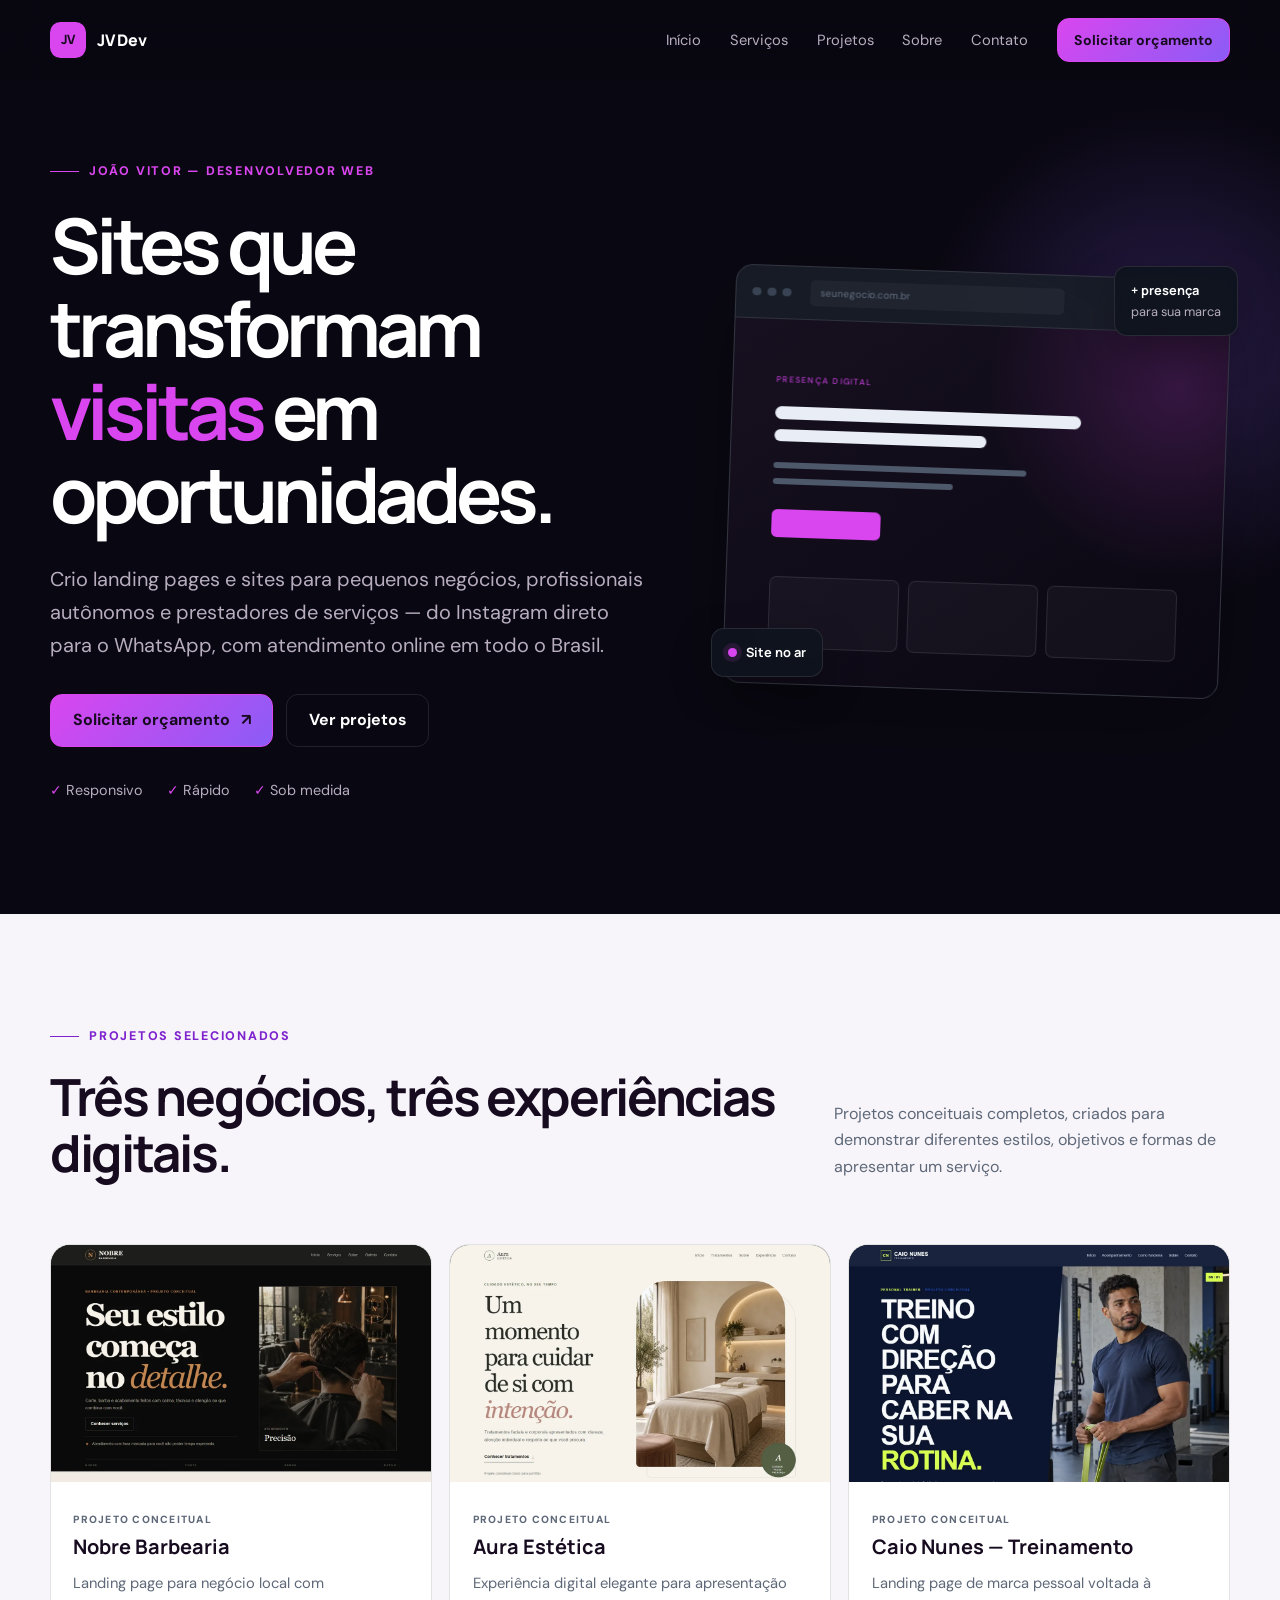
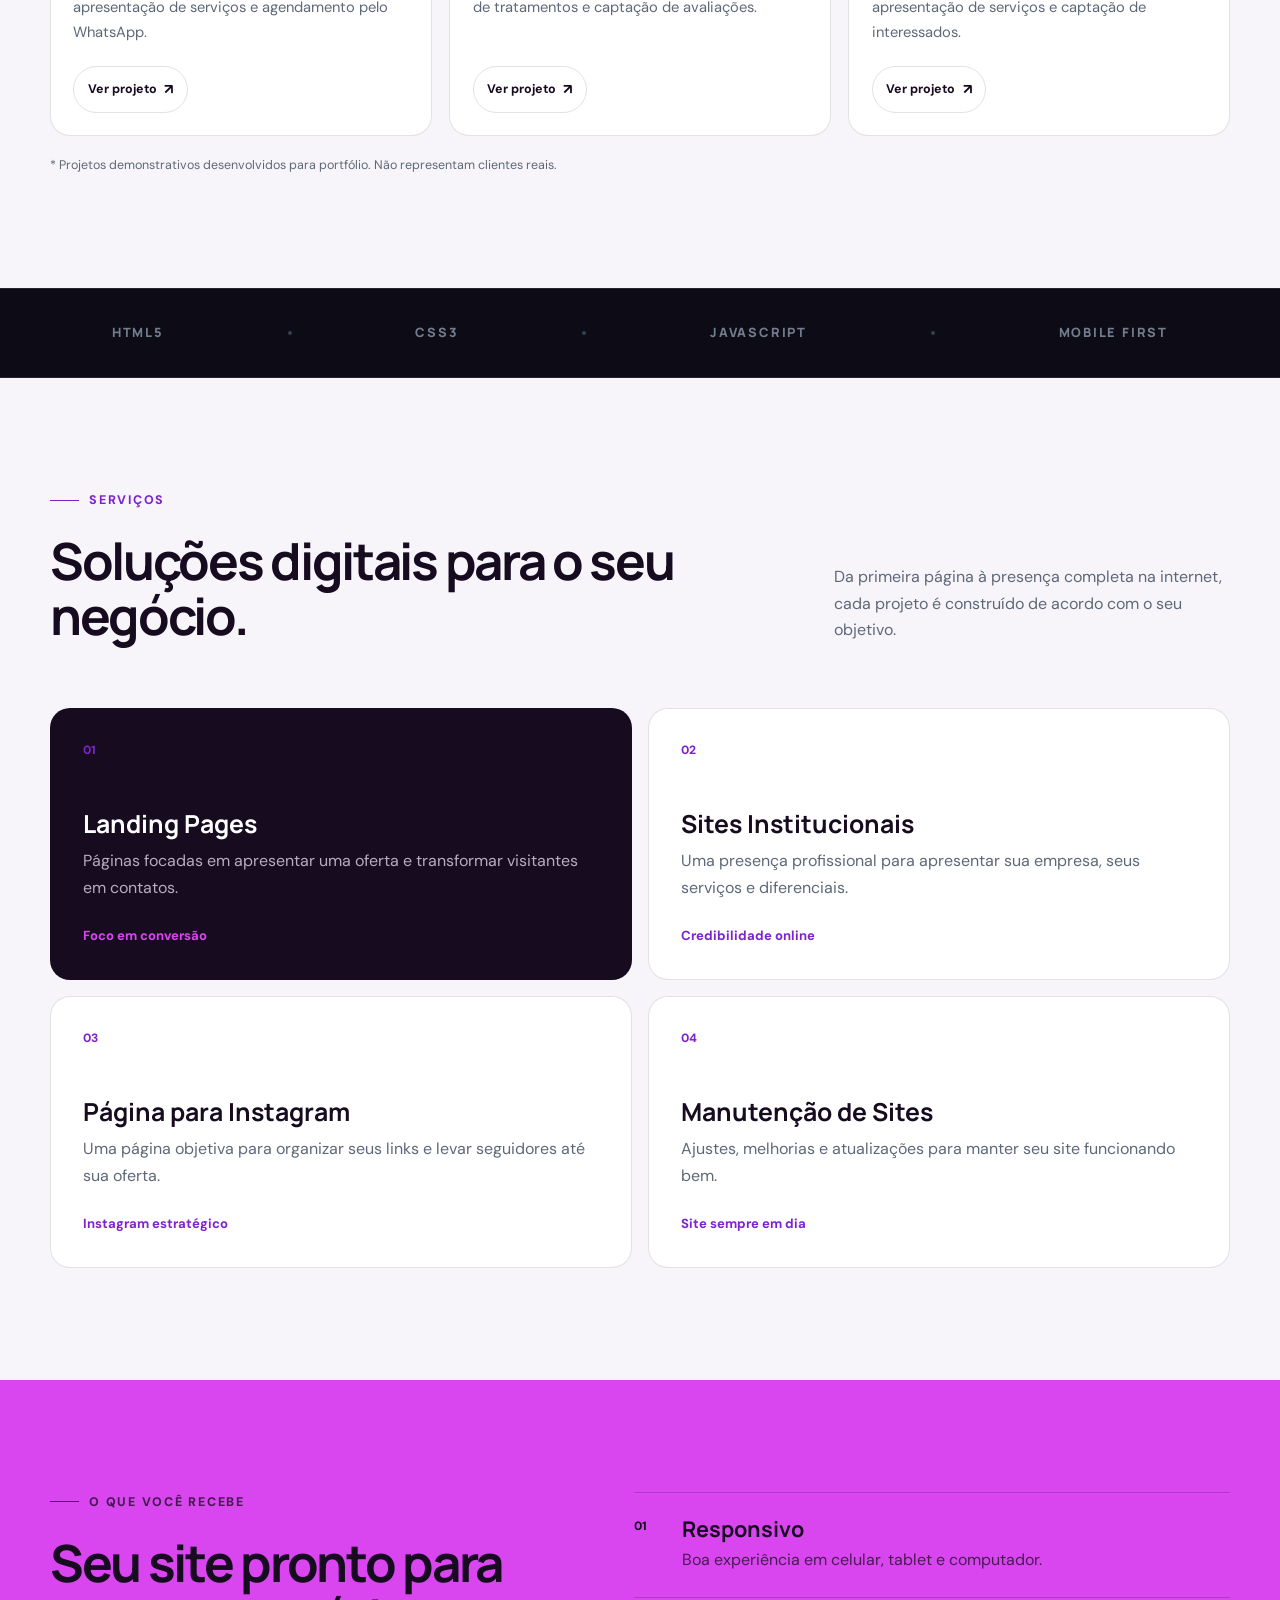
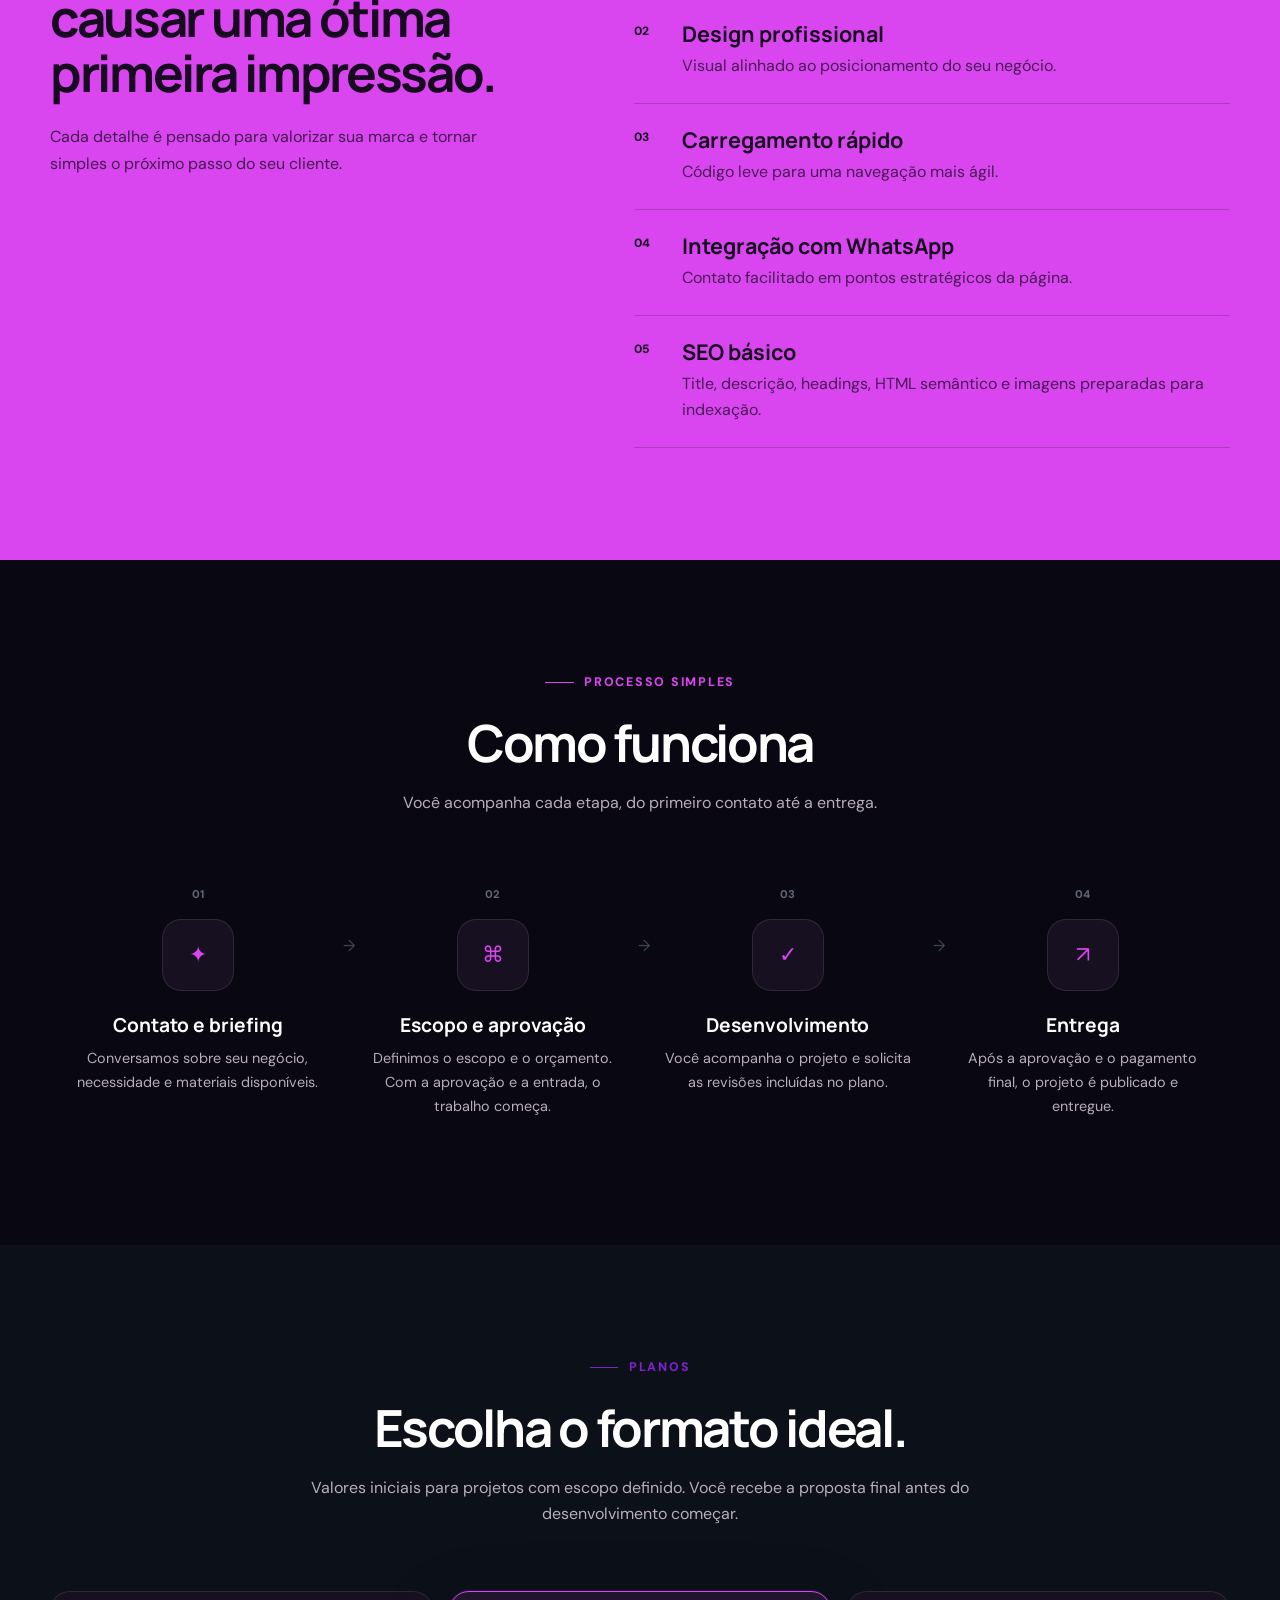
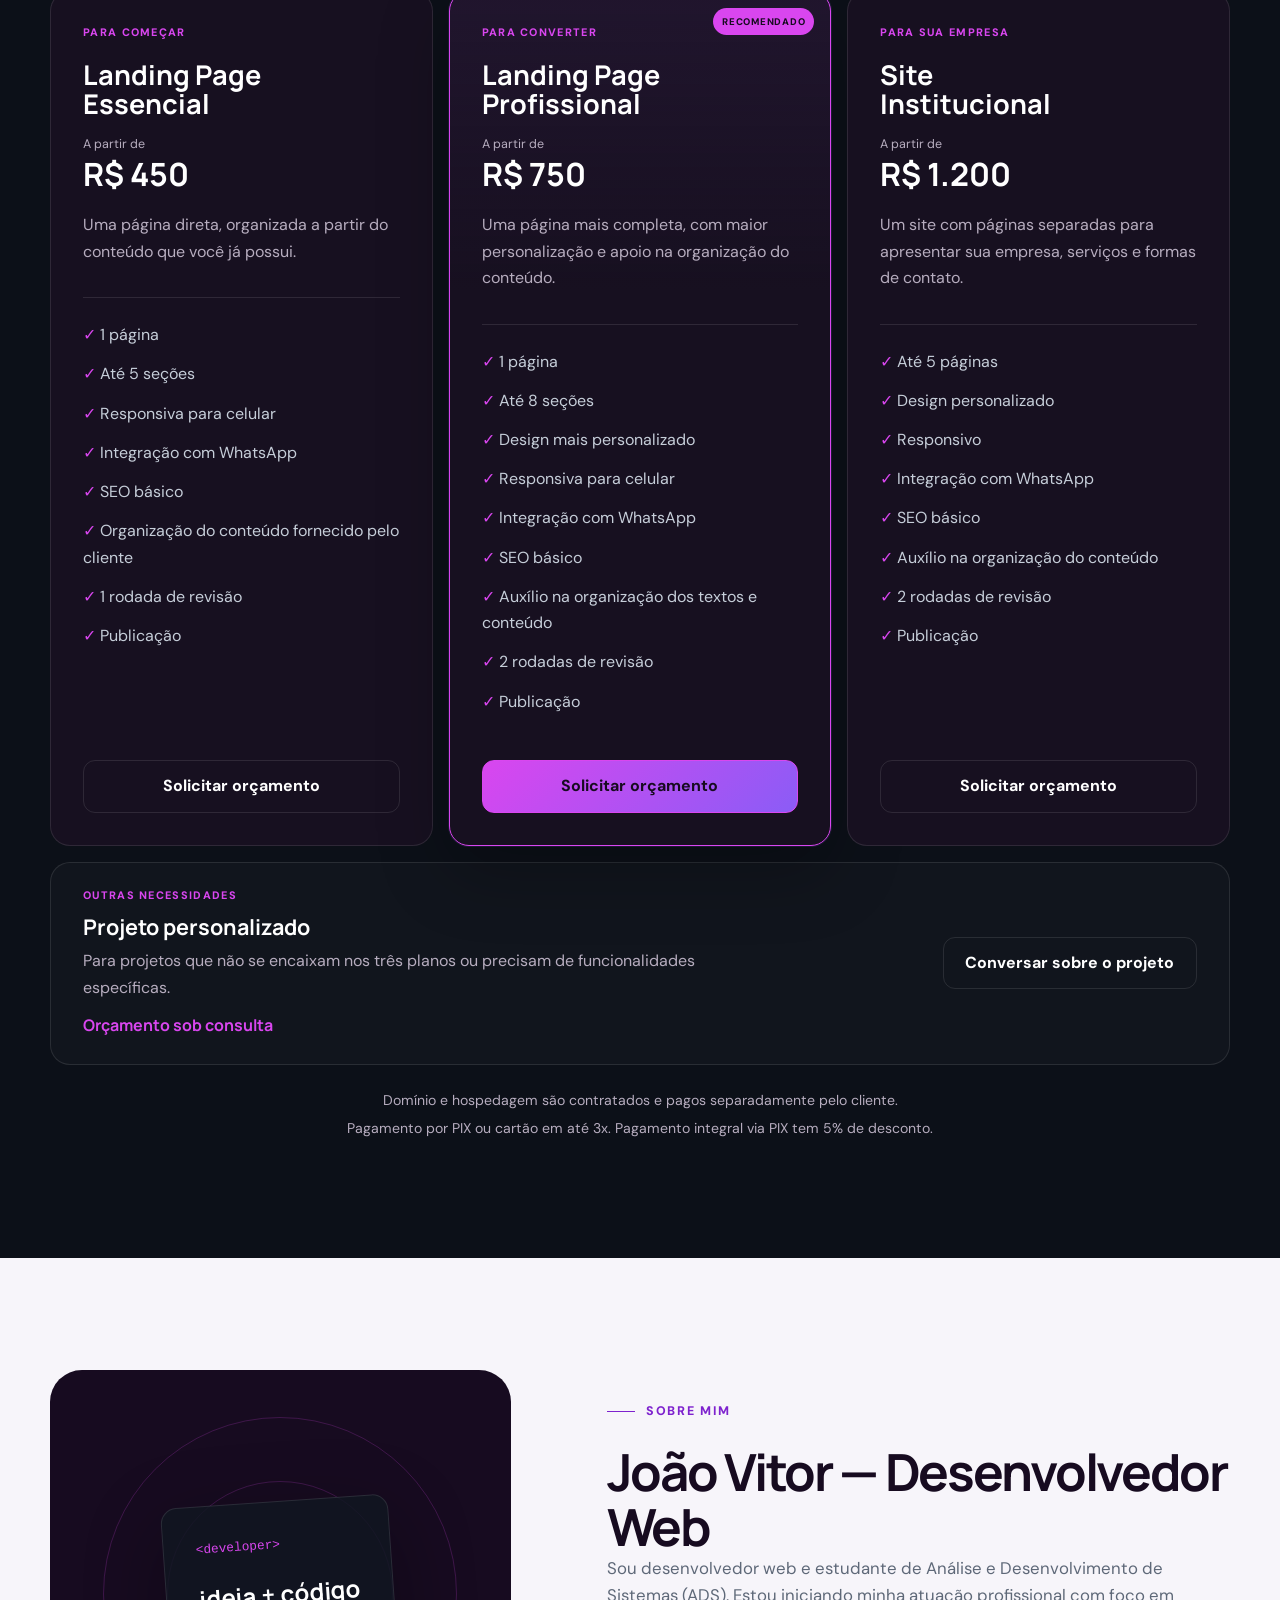
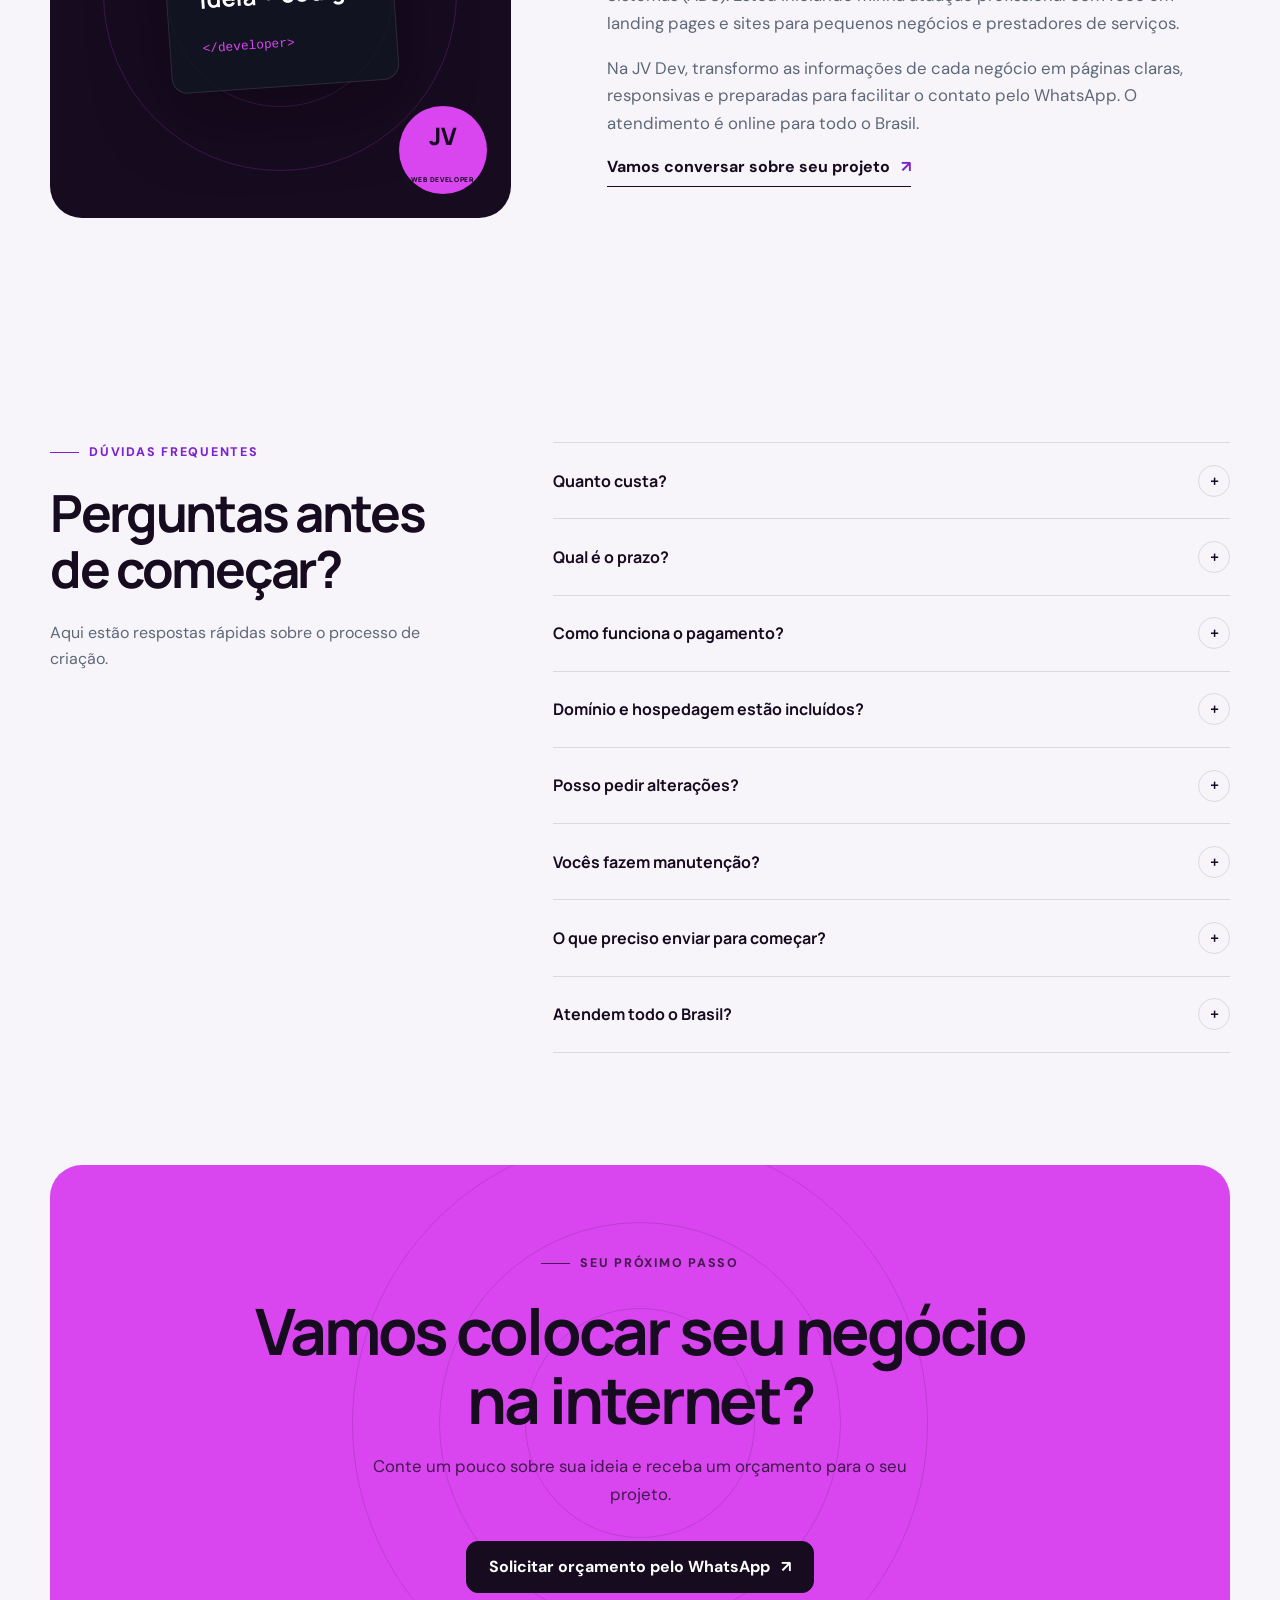
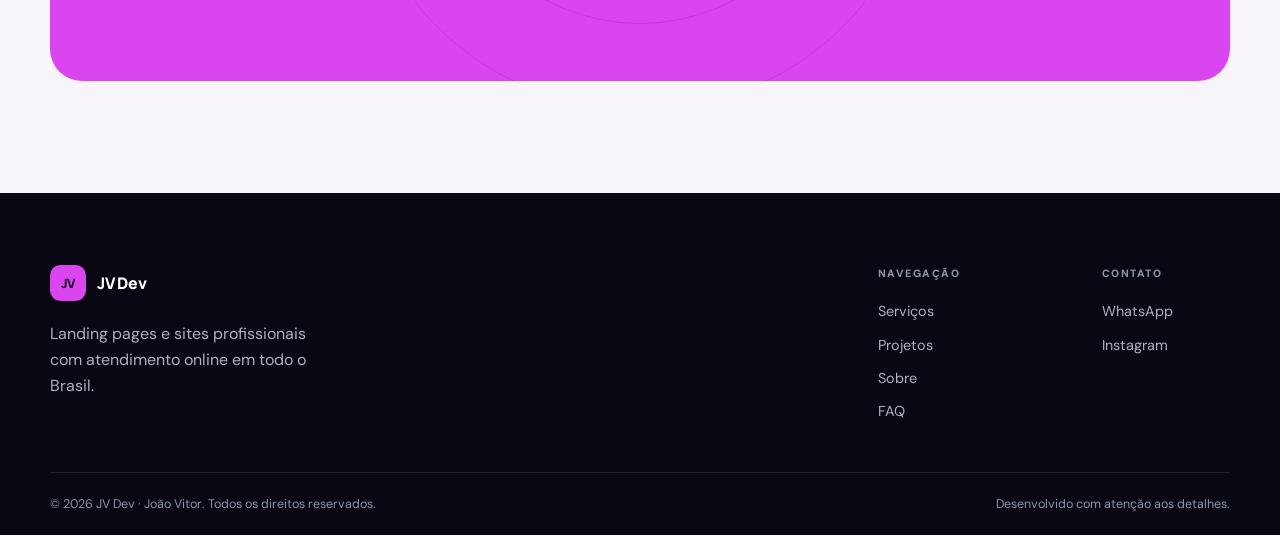
<file: index.html>
<!DOCTYPE html>
<html lang="pt-BR">
<head>
  <meta charset="UTF-8">
  <meta name="viewport" content="width=device-width, initial-scale=1.0">
  <meta name="description" content="Portfólio de João Vitor, desenvolvedor web da JV Dev. Landing pages e sites profissionais para pequenos negócios e prestadores de serviços em todo o Brasil.">
  <link rel="canonical" href="https://tibito013.github.io/">
  <meta property="og:title" content="João Vitor — Desenvolvedor Web | JV Dev">
  <meta property="og:description" content="Landing pages e sites profissionais para pequenos negócios, profissionais autônomos e prestadores de serviços.">
  <meta property="og:type" content="website">
  <meta property="og:locale" content="pt_BR">
  <meta property="og:url" content="https://tibito013.github.io/">
  <meta name="theme-color" content="#090711">
  <title>João Vitor — Desenvolvedor Web | JV Dev</title>
  <link rel="icon" type="image/svg+xml" href="data:image/svg+xml,%3Csvg xmlns='http://www.w3.org/2000/svg' viewBox='0 0 64 64'%3E%3Crect width='64' height='64' rx='16' fill='%23090711'/%3E%3Ctext x='32' y='40' text-anchor='middle' font-family='Arial,sans-serif' font-size='24' font-weight='700' fill='%23f0abfc'%3EJV%3C/text%3E%3C/svg%3E">
  <link rel="preconnect" href="https://fonts.googleapis.com">
  <link rel="preconnect" href="https://fonts.gstatic.com" crossorigin>
  <link href="https://fonts.googleapis.com/css2?family=DM+Sans:wght@400;500;600;700&amp;family=Manrope:wght@500;600;700;800&amp;display=swap" rel="stylesheet">
  <link rel="stylesheet" href="css/style.css">
  <script src="js/script.js" defer></script>
</head>
<body>
  <a class="skip-link" href="#conteudo">Pular para o conteúdo</a>

  <header class="site-header" id="inicio">
    <div class="container header-inner">
      <a class="brand" href="#inicio" aria-label="JV Dev — início">
        <span class="brand-mark" aria-hidden="true">JV</span>
        <span>JV Dev</span>
      </a>

      <button class="menu-button" type="button" aria-label="Abrir menu" aria-expanded="false" aria-controls="main-menu">
        <span></span><span></span><span></span>
      </button>

      <nav class="main-nav" id="main-menu" aria-label="Navegação principal">
        <a href="#inicio">Início</a>
        <a href="#servicos">Serviços</a>
        <a href="#projetos">Projetos</a>
        <a href="#sobre">Sobre</a>
        <a href="#contato">Contato</a>
        <a class="button button-small" data-whatsapp="principal" hidden>Solicitar orçamento</a>
      </nav>
    </div>
  </header>

  <main id="conteudo">
    <section class="hero section">
      <div class="container hero-grid">
        <div class="hero-content">
          <p class="eyebrow"><span></span> João Vitor — Desenvolvedor Web</p>
          <h1>Sites que transformam <em>visitas</em> em oportunidades.</h1>
          <p class="hero-text">Crio landing pages e sites para pequenos negócios, profissionais autônomos e prestadores de serviços — do Instagram direto para o WhatsApp, com atendimento online em todo o Brasil.</p>
          <div class="hero-actions">
            <a class="button" data-whatsapp="principal" hidden>Solicitar orçamento <span aria-hidden="true">↗</span></a>
            <a class="button button-secondary" href="#projetos">Ver projetos</a>
          </div>
          <ul class="hero-points" aria-label="Diferenciais principais">
            <li><span>✓</span> Responsivo</li>
            <li><span>✓</span> Rápido</li>
            <li><span>✓</span> Sob medida</li>
          </ul>
        </div>

        <div class="hero-visual" aria-label="Representação de um site profissional">
          <div class="browser-card">
            <div class="browser-bar">
              <span></span><span></span><span></span>
              <div class="browser-address">seunegocio.com.br</div>
            </div>
            <div class="browser-body">
              <div class="mini-tag">PRESENÇA DIGITAL</div>
              <div class="mini-title"></div>
              <div class="mini-title short"></div>
              <div class="mini-copy"></div>
              <div class="mini-copy short"></div>
              <div class="mini-button"></div>
              <div class="mini-cards"><span></span><span></span><span></span></div>
            </div>
          </div>
          <div class="floating-note note-top"><strong>+ presença</strong><span>para sua marca</span></div>
          <div class="floating-note note-bottom"><span class="status-dot"></span><strong>Site no ar</strong></div>
        </div>
      </div>
    </section>

    <section class="section" id="projetos">
      <div class="container">
        <div class="section-heading">
          <div><p class="eyebrow"><span></span> Projetos selecionados</p><h2>Três negócios, três experiências digitais.</h2></div>
          <p>Projetos conceituais completos, criados para demonstrar diferentes estilos, objetivos e formas de apresentar um serviço.</p>
        </div>
        <div class="projects-grid">
          <article class="project-card">
            <div class="project-preview">
              <img src="assets/images/project-nobre.webp" width="1200" height="750" alt="Captura da landing page conceitual Nobre Barbearia">
            </div>
            <div class="project-info">
              <div class="project-copy"><span>PROJETO CONCEITUAL</span><h3>Nobre Barbearia</h3><p>Landing page para negócio local com apresentação de serviços e agendamento pelo WhatsApp.</p></div>
              <a class="project-link" href="projects/barbearia/index.html" aria-label="Ver projeto conceitual Nobre Barbearia">Ver projeto <span aria-hidden="true">↗</span></a>
            </div>
          </article>
          <article class="project-card">
            <div class="project-preview">
              <img src="assets/images/project-aura.webp" width="1200" height="750" alt="Captura da landing page conceitual Aura Estética" loading="lazy">
            </div>
            <div class="project-info">
              <div class="project-copy"><span>PROJETO CONCEITUAL</span><h3>Aura Estética</h3><p>Experiência digital elegante para apresentação de tratamentos e captação de avaliações.</p></div>
              <a class="project-link" href="projects/estetica/index.html" aria-label="Ver projeto conceitual Aura Estética">Ver projeto <span aria-hidden="true">↗</span></a>
            </div>
          </article>
          <article class="project-card">
            <div class="project-preview">
              <img src="assets/images/project-caio.webp" width="1200" height="750" alt="Captura da landing page conceitual Caio Nunes — Treinamento" loading="lazy">
            </div>
            <div class="project-info">
              <div class="project-copy"><span>PROJETO CONCEITUAL</span><h3>Caio Nunes — Treinamento</h3><p>Landing page de marca pessoal voltada à apresentação de serviços e captação de interessados.</p></div>
              <a class="project-link" href="projects/personal/index.html" aria-label="Ver projeto conceitual Caio Nunes — Treinamento">Ver projeto <span aria-hidden="true">↗</span></a>
            </div>
          </article>
        </div>
        <p class="project-note">* Projetos demonstrativos desenvolvidos para portfólio. Não representam clientes reais.</p>
      </div>
    </section>

    <section class="trust-strip" aria-label="Tecnologias e características">
      <div class="container trust-items">
        <span>HTML5</span><i></i><span>CSS3</span><i></i><span>JavaScript</span><i></i><span>Mobile First</span>
      </div>
    </section>

    <section class="section" id="servicos">
      <div class="container">
        <div class="section-heading">
          <div><p class="eyebrow"><span></span> Serviços</p><h2>Soluções digitais para o seu negócio.</h2></div>
          <p>Da primeira página à presença completa na internet, cada projeto é construído de acordo com o seu objetivo.</p>
        </div>
        <div class="service-grid">
          <article class="service-card featured">
            <span class="card-number">01</span>
            <h3>Landing Pages</h3>
            <p>Páginas focadas em apresentar uma oferta e transformar visitantes em contatos.</p>
            <span class="service-detail">Foco em conversão</span>
          </article>
          <article class="service-card">
            <span class="card-number">02</span>
            <h3>Sites Institucionais</h3>
            <p>Uma presença profissional para apresentar sua empresa, seus serviços e diferenciais.</p>
            <span class="service-detail">Credibilidade online</span>
          </article>
          <article class="service-card">
            <span class="card-number">03</span>
            <h3>Página para Instagram</h3>
            <p>Uma página objetiva para organizar seus links e levar seguidores até sua oferta.</p>
            <span class="service-detail">Instagram estratégico</span>
          </article>
          <article class="service-card">
            <span class="card-number">04</span>
            <h3>Manutenção de Sites</h3>
            <p>Ajustes, melhorias e atualizações para manter seu site funcionando bem.</p>
            <span class="service-detail">Site sempre em dia</span>
          </article>
        </div>
      </div>
    </section>

    <section class="section benefits-section">
      <div class="container benefits-layout">
        <div>
          <p class="eyebrow"><span></span> O que você recebe</p>
          <h2>Seu site pronto para causar uma ótima primeira impressão.</h2>
          <p class="section-copy">Cada detalhe é pensado para valorizar sua marca e tornar simples o próximo passo do seu cliente.</p>
        </div>
        <div class="benefit-list">
          <article><span>01</span><div><h3>Responsivo</h3><p>Boa experiência em celular, tablet e computador.</p></div></article>
          <article><span>02</span><div><h3>Design profissional</h3><p>Visual alinhado ao posicionamento do seu negócio.</p></div></article>
          <article><span>03</span><div><h3>Carregamento rápido</h3><p>Código leve para uma navegação mais ágil.</p></div></article>
          <article><span>04</span><div><h3>Integração com WhatsApp</h3><p>Contato facilitado em pontos estratégicos da página.</p></div></article>
          <article><span>05</span><div><h3>SEO básico</h3><p>Title, descrição, headings, HTML semântico e imagens preparadas para indexação.</p></div></article>
        </div>
      </div>
    </section>

    <section class="section process-section">
      <div class="container">
        <div class="center-heading"><p class="eyebrow"><span></span> Processo simples</p><h2>Como funciona</h2><p>Você acompanha cada etapa, do primeiro contato até a entrega.</p></div>
        <ol class="process-list">
          <li><span>01</span><div class="process-icon">✦</div><h3>Contato e briefing</h3><p>Conversamos sobre seu negócio, necessidade e materiais disponíveis.</p></li>
          <li><span>02</span><div class="process-icon">⌘</div><h3>Escopo e aprovação</h3><p>Definimos o escopo e o orçamento. Com a aprovação e a entrada, o trabalho começa.</p></li>
          <li><span>03</span><div class="process-icon">✓</div><h3>Desenvolvimento</h3><p>Você acompanha o projeto e solicita as revisões incluídas no plano.</p></li>
          <li><span>04</span><div class="process-icon">↗</div><h3>Entrega</h3><p>Após a aprovação e o pagamento final, o projeto é publicado e entregue.</p></li>
        </ol>
      </div>
    </section>

    <section class="section plans-section" id="planos">
      <div class="container">
        <div class="center-heading"><p class="eyebrow"><span></span> Planos</p><h2>Escolha o formato ideal.</h2><p>Valores iniciais para projetos com escopo definido. Você recebe a proposta final antes do desenvolvimento começar.</p></div>
        <div class="plans-grid">
          <article class="plan-card">
            <p class="plan-label">PARA COMEÇAR</p><h3>Landing Page<br>Essencial</h3><p class="plan-price"><span>A partir de</span><strong>R$ 450</strong></p><p>Uma página direta, organizada a partir do conteúdo que você já possui.</p>
            <ul><li>✓ 1 página</li><li>✓ Até 5 seções</li><li>✓ Responsiva para celular</li><li>✓ Integração com WhatsApp</li><li>✓ SEO básico</li><li>✓ Organização do conteúdo fornecido pelo cliente</li><li>✓ 1 rodada de revisão</li><li>✓ Publicação</li></ul>
            <a class="button button-secondary" data-whatsapp="essencial" hidden>Solicitar orçamento</a>
          </article>
          <article class="plan-card highlighted">
            <span class="popular">RECOMENDADO</span><p class="plan-label">PARA CONVERTER</p><h3>Landing Page<br>Profissional</h3><p class="plan-price"><span>A partir de</span><strong>R$ 750</strong></p><p>Uma página mais completa, com maior personalização e apoio na organização do conteúdo.</p>
            <ul><li>✓ 1 página</li><li>✓ Até 8 seções</li><li>✓ Design mais personalizado</li><li>✓ Responsiva para celular</li><li>✓ Integração com WhatsApp</li><li>✓ SEO básico</li><li>✓ Auxílio na organização dos textos e conteúdo</li><li>✓ 2 rodadas de revisão</li><li>✓ Publicação</li></ul>
            <a class="button" data-whatsapp="profissional" hidden>Solicitar orçamento</a>
          </article>
          <article class="plan-card">
            <p class="plan-label">PARA SUA EMPRESA</p><h3>Site<br>Institucional</h3><p class="plan-price"><span>A partir de</span><strong>R$ 1.200</strong></p><p>Um site com páginas separadas para apresentar sua empresa, serviços e formas de contato.</p>
            <ul><li>✓ Até 5 páginas</li><li>✓ Design personalizado</li><li>✓ Responsivo</li><li>✓ Integração com WhatsApp</li><li>✓ SEO básico</li><li>✓ Auxílio na organização do conteúdo</li><li>✓ 2 rodadas de revisão</li><li>✓ Publicação</li></ul>
            <a class="button button-secondary" data-whatsapp="institucional" hidden>Solicitar orçamento</a>
          </article>
        </div>
        <div class="custom-project">
          <div><p class="plan-label">OUTRAS NECESSIDADES</p><h3>Projeto personalizado</h3><p>Para projetos que não se encaixam nos três planos ou precisam de funcionalidades específicas.</p><strong>Orçamento sob consulta</strong></div>
          <a class="button button-secondary" data-whatsapp="personalizado" hidden>Conversar sobre o projeto</a>
        </div>
        <div class="plan-common-note">
          <p>Domínio e hospedagem são contratados e pagos separadamente pelo cliente.</p>
          <p>Pagamento por PIX ou cartão em até 3x. Pagamento integral via PIX tem 5% de desconto.</p>
        </div>
      </div>
    </section>

    <section class="section" id="sobre">
      <div class="container about-grid">
        <div class="about-visual" aria-hidden="true">
          <div class="code-card"><span>&lt;developer&gt;</span><strong>ideia + código</strong><i>&lt;/developer&gt;</i></div>
          <div class="about-badge">JV<span>WEB DEVELOPER</span></div>
        </div>
        <div class="about-content">
          <p class="eyebrow"><span></span> Sobre mim</p>
          <h2>João Vitor — Desenvolvedor Web</h2>
          <p>Sou desenvolvedor web e estudante de Análise e Desenvolvimento de Sistemas (ADS). Estou iniciando minha atuação profissional com foco em landing pages e sites para pequenos negócios e prestadores de serviços.</p>
          <p>Na JV Dev, transformo as informações de cada negócio em páginas claras, responsivas e preparadas para facilitar o contato pelo WhatsApp. O atendimento é online para todo o Brasil.</p>
          <a class="text-link" data-whatsapp="principal" hidden>Vamos conversar sobre seu projeto <span>↗</span></a>
        </div>
      </div>
    </section>

    <section class="section faq-section" id="faq">
      <div class="container faq-grid">
        <div><p class="eyebrow"><span></span> Dúvidas frequentes</p><h2>Perguntas antes de começar?</h2><p class="section-copy">Aqui estão respostas rápidas sobre o processo de criação.</p></div>
        <div class="faq-list">
          <details><summary>Quanto custa?<span>+</span></summary><p>Os planos começam em R$ 450 para Landing Page Essencial, R$ 750 para Landing Page Profissional e R$ 1.200 para Site Institucional. O valor final é confirmado após a definição do escopo.</p></details>
          <details><summary>Qual é o prazo?<span>+</span></summary><p>Até 5 dias úteis para a Landing Page Essencial, 7 dias úteis para a Profissional e 12 dias úteis para o Site Institucional. O prazo começa após o pagamento da entrada e o recebimento dos materiais necessários.</p></details>
          <details><summary>Como funciona o pagamento?<span>+</span></summary><p>São 50% para iniciar e 50% na conclusão, antes da publicação ou entrega final. O pagamento pode ser feito por PIX ou cartão em até 3x. No pagamento integral via PIX, há 5% de desconto.</p></details>
          <details><summary>Domínio e hospedagem estão incluídos?<span>+</span></summary><p>Não. Domínio e hospedagem são contratados e pagos separadamente pelo cliente, que também fica responsável pelas futuras renovações.</p></details>
          <details><summary>Posso pedir alterações?<span>+</span></summary><p>Sim. O plano Essencial inclui 1 rodada de revisão; os planos Profissional e Institucional incluem 2. Uma rodada adicional custa R$ 100 e uma página institucional comum adicional custa R$ 200. Funcionalidades especiais são orçadas separadamente.</p></details>
          <details><summary>Vocês fazem manutenção?<span>+</span></summary><p>Após a entrega, há 7 dias de suporte técnico para pequenos problemas no código entregue. A manutenção opcional custa R$ 100 por mês e inclui até 2 pequenas solicitações mensais. Redesign, novas páginas, seções ou funcionalidades são orçados separadamente.</p></details>
          <details><summary>O que preciso enviar para começar?<span>+</span></summary><p>As informações sobre o negócio e, quando disponíveis, logo, fotos e textos. A JV Dev pode organizar e melhorar o conteúdo fornecido; copywriting extenso não está incluído. Imagens de banco ou geradas por IA só são usadas com aprovação.</p></details>
          <details><summary>Atendem todo o Brasil?<span>+</span></summary><p>Sim. O atendimento e o acompanhamento do projeto são realizados online para todo o Brasil.</p></details>
        </div>
      </div>
    </section>

    <section class="section final-cta" id="contato">
      <div class="container cta-box">
        <div class="cta-orbit" aria-hidden="true"></div>
        <p class="eyebrow light"><span></span> Seu próximo passo</p>
        <h2>Vamos colocar seu negócio<br>na internet?</h2>
        <p>Conte um pouco sobre sua ideia e receba um orçamento para o seu projeto.</p>
        <a class="button button-light" data-whatsapp="principal" hidden>Solicitar orçamento pelo WhatsApp <span aria-hidden="true">↗</span></a>
      </div>
    </section>
  </main>

  <footer class="site-footer">
    <div class="container footer-main">
      <div><a class="brand" href="#inicio" aria-label="JV Dev — início"><span class="brand-mark">JV</span><span>JV Dev</span></a><p>Landing pages e sites profissionais com atendimento online em todo o Brasil.</p></div>
      <div class="footer-links"><p>NAVEGAÇÃO</p><a href="#servicos">Serviços</a><a href="#projetos">Projetos</a><a href="#sobre">Sobre</a><a href="#faq">FAQ</a></div>
      <div class="footer-links"><p>CONTATO</p><a data-whatsapp="principal" hidden>WhatsApp</a><a data-instagram hidden>Instagram</a></div>
    </div>
    <div class="container footer-bottom"><p>© <span id="current-year"></span> JV Dev · João Vitor. Todos os direitos reservados.</p><p>Desenvolvido com atenção aos detalhes.</p></div>
  </footer>

  <a class="mobile-whatsapp" data-whatsapp="principal" aria-label="Solicitar orçamento pelo WhatsApp" hidden>
    <span class="mobile-whatsapp-icon" aria-hidden="true">W</span>
    <span>WhatsApp</span>
  </a>
</body>
</html>
</file>
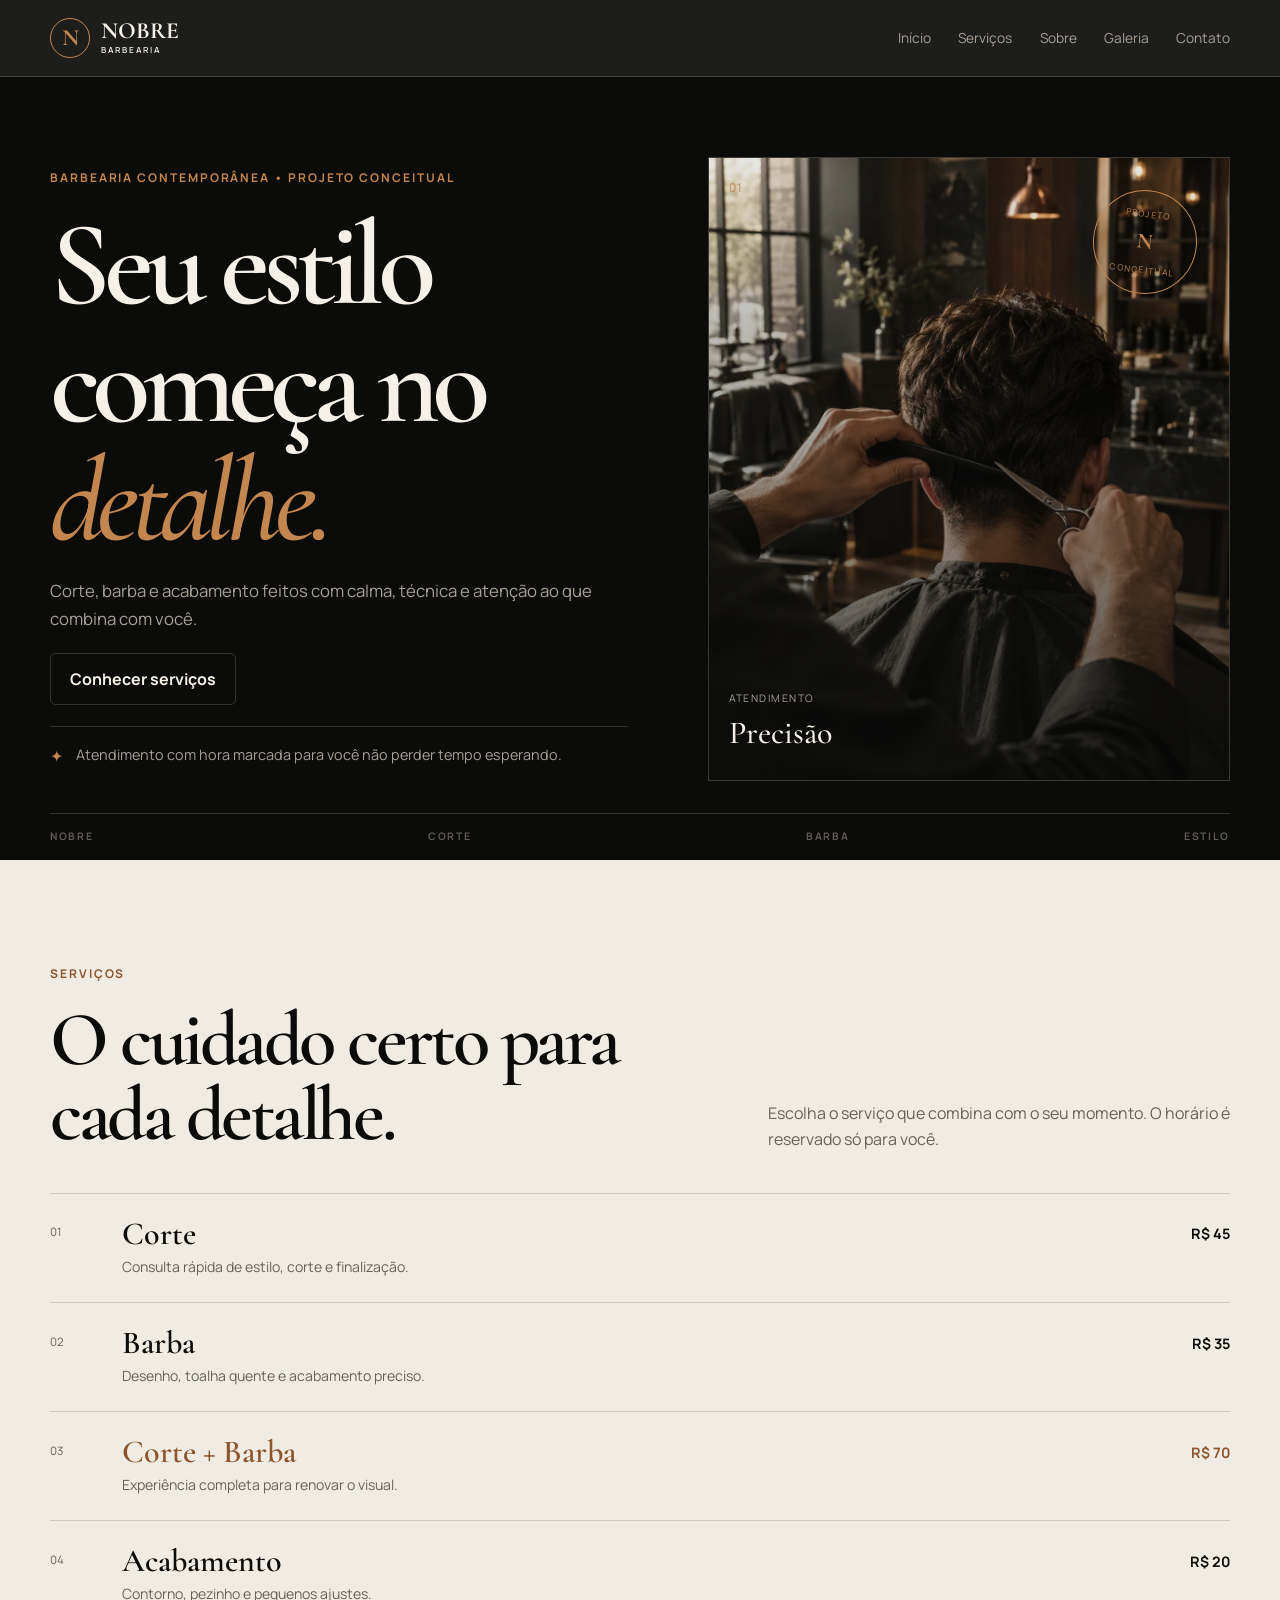
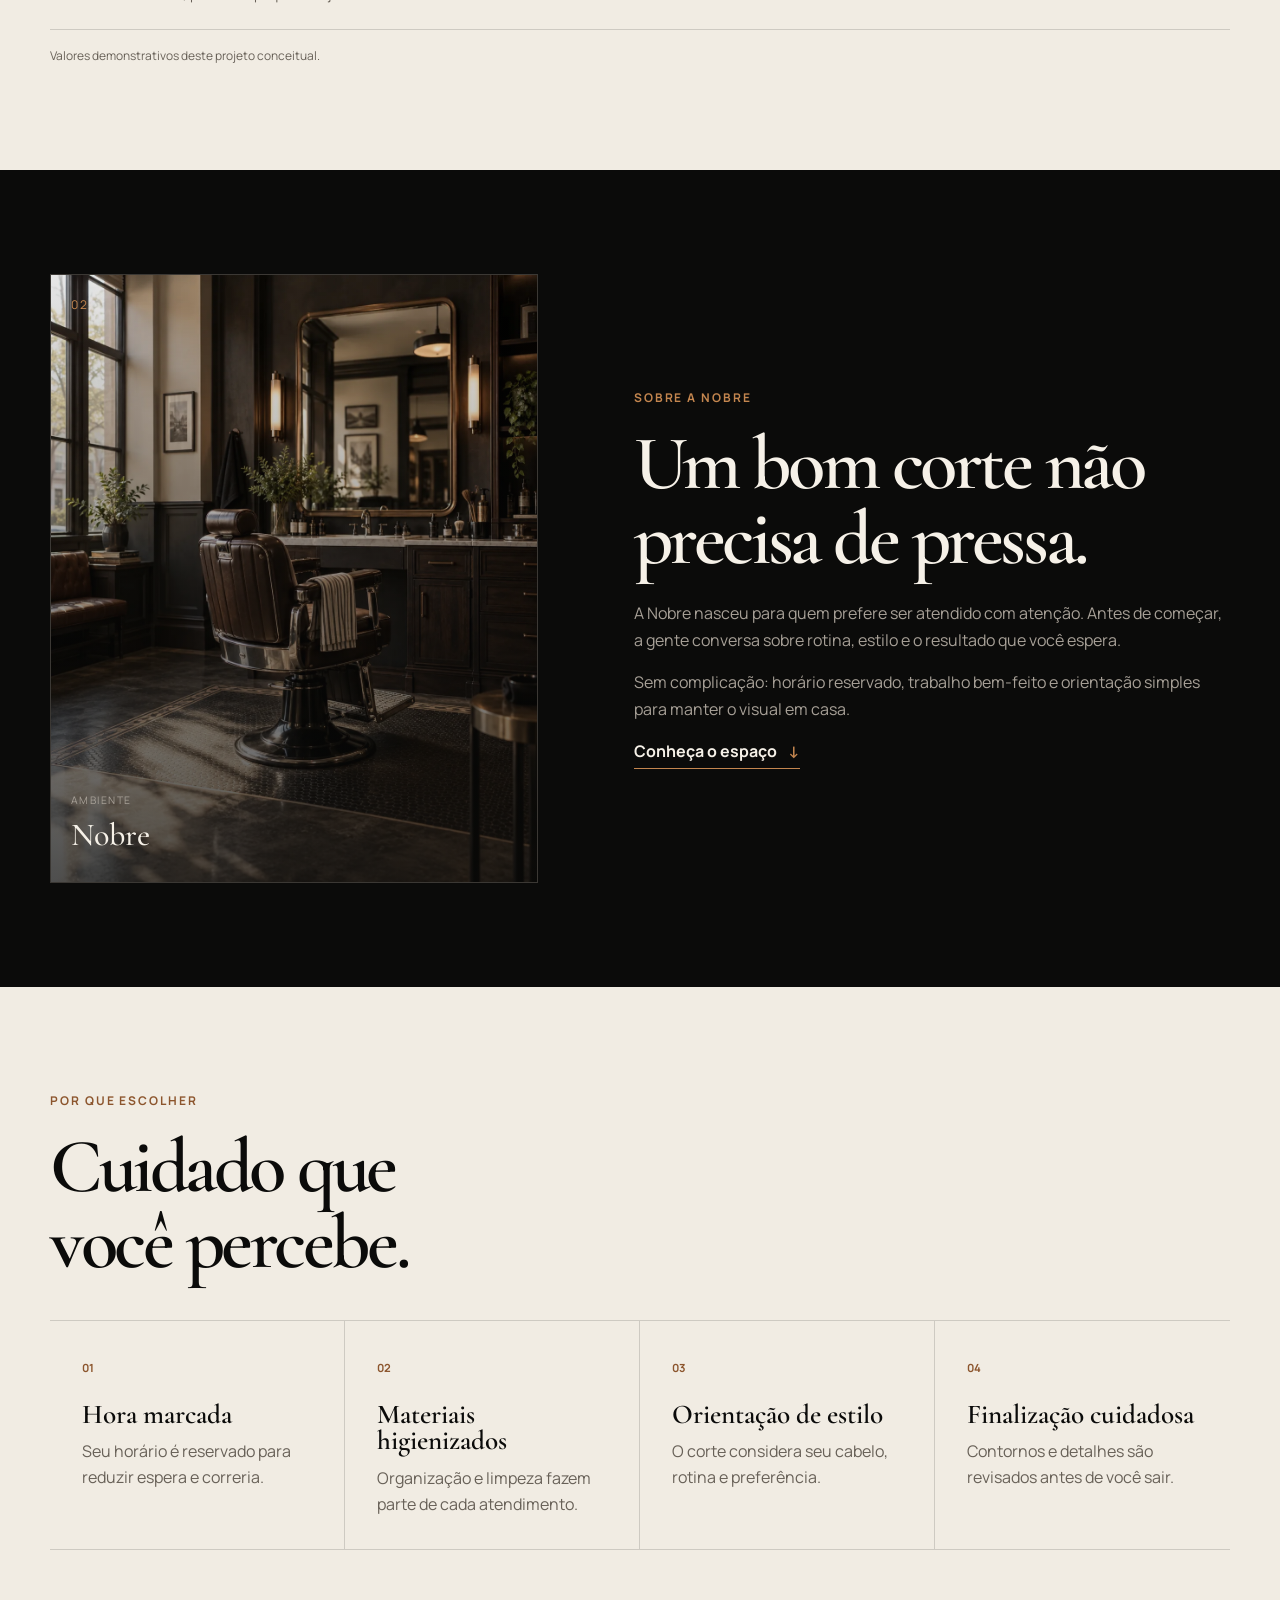
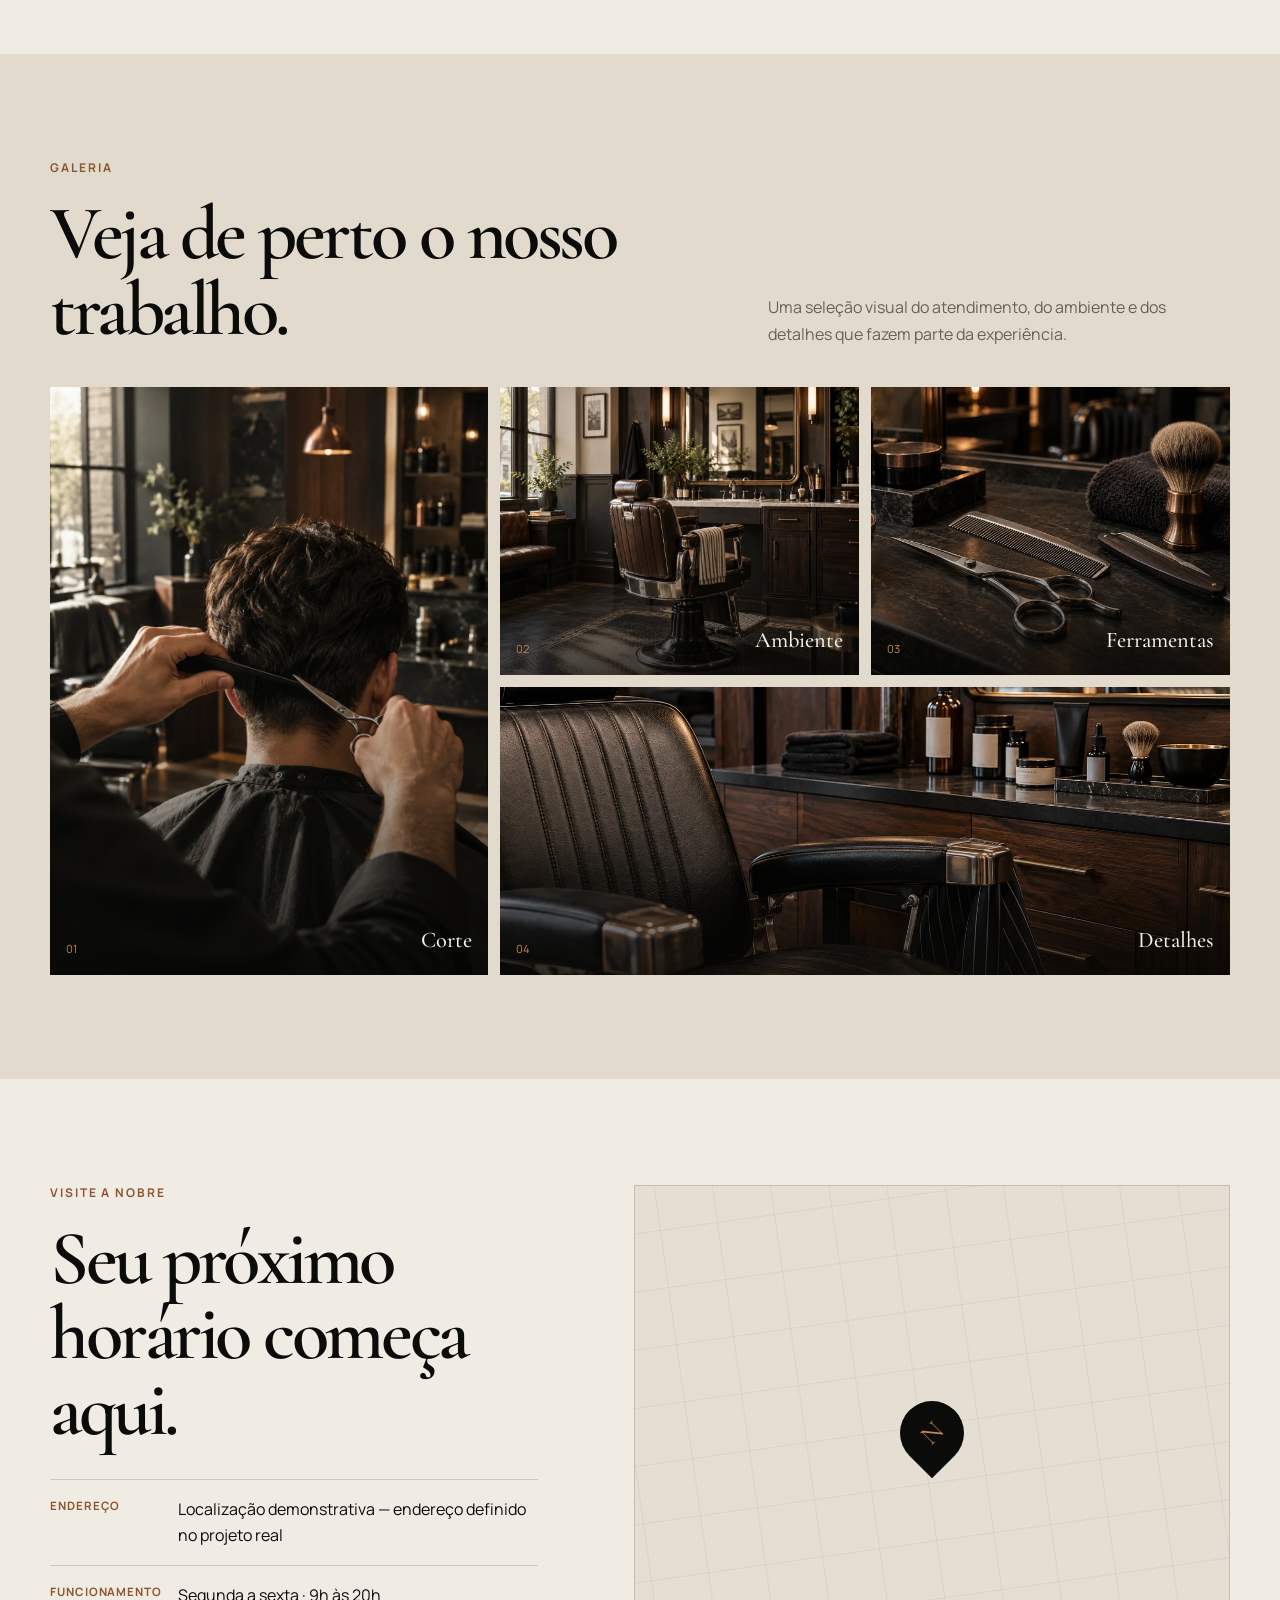
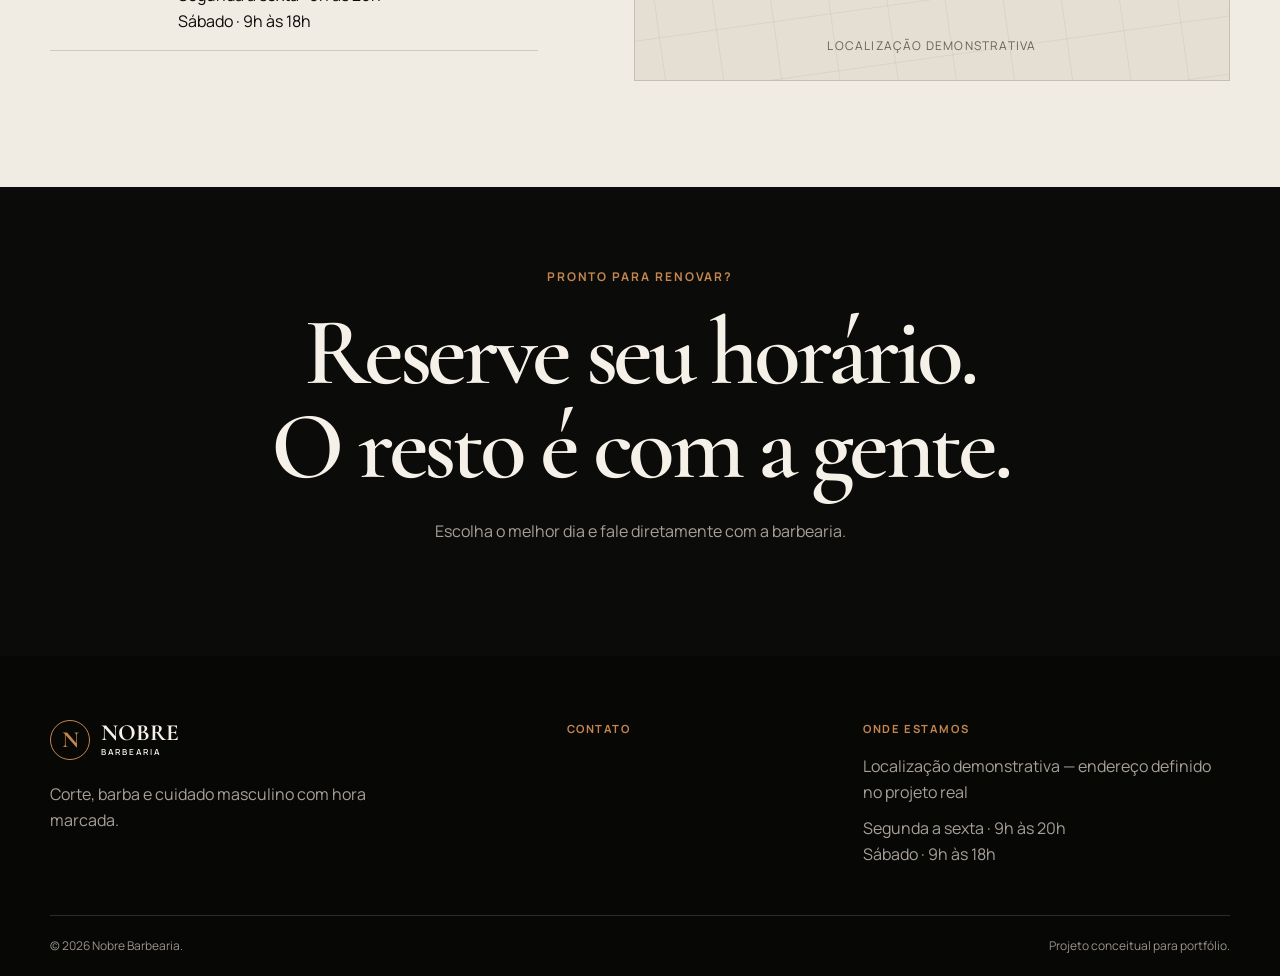
<file: projects/barbearia/index.html>
<!DOCTYPE html>
<html lang="pt-BR">
<head>
  <meta charset="UTF-8">
  <meta name="viewport" content="width=device-width, initial-scale=1.0">
  <meta name="description" content="Nobre Barbearia — corte, barba e cuidado masculino com atendimento marcado e atenção aos detalhes.">
  <meta name="theme-color" content="#0b0b0a">
  <meta property="og:title" content="Nobre Barbearia | Seu estilo começa no detalhe">
  <meta property="og:description" content="Corte, barba e cuidado masculino com atendimento marcado e atenção aos detalhes.">
  <meta property="og:type" content="website">
  <meta property="og:locale" content="pt_BR">
  <title>Nobre Barbearia | Corte e barba com hora marcada</title>
  <link rel="icon" type="image/svg+xml" href="data:image/svg+xml,%3Csvg xmlns='http://www.w3.org/2000/svg' viewBox='0 0 64 64'%3E%3Crect width='64' height='64' rx='32' fill='%230b0b0a'/%3E%3Cpath d='M20 46V18h7l10 16V18h7v28h-7L27 30v16z' fill='%23c4864f'/%3E%3C/svg%3E">
  <link rel="preconnect" href="https://fonts.googleapis.com">
  <link rel="preconnect" href="https://fonts.gstatic.com" crossorigin>
  <link href="https://fonts.googleapis.com/css2?family=Cormorant+Garamond:wght@500;600;700&amp;family=Manrope:wght@400;500;600;700&amp;display=swap" rel="stylesheet">
  <link rel="stylesheet" href="css/style.css">
  <script src="js/script.js" defer></script>
</head>
<body>
  <a class="skip-link" href="#conteudo">Pular para o conteúdo</a>

  <header class="site-header" id="inicio">
    <div class="container header-inner">
      <a class="brand" href="#inicio" aria-label="Nobre Barbearia — início">
        <span class="brand-monogram" aria-hidden="true">N</span>
        <span class="brand-name">Nobre <small>Barbearia</small></span>
      </a>

      <button class="menu-button" type="button" aria-label="Abrir menu" aria-expanded="false" aria-controls="main-menu">
        <span></span><span></span>
      </button>

      <nav class="main-nav" id="main-menu" aria-label="Navegação principal">
        <a href="#inicio">Início</a>
        <a href="#servicos">Serviços</a>
        <a href="#sobre">Sobre</a>
        <a href="#galeria">Galeria</a>
        <a href="#contato">Contato</a>
        <a class="button button-small" data-whatsapp hidden>Agendar horário</a>
      </nav>
    </div>
  </header>

  <main id="conteudo">
    <section class="hero section-dark">
      <div class="container hero-grid">
        <div class="hero-content">
          <p class="eyebrow">Barbearia contemporânea <span>•</span> Projeto conceitual</p>
          <h1>Seu estilo começa no <em>detalhe.</em></h1>
          <p class="hero-copy">Corte, barba e acabamento feitos com calma, técnica e atenção ao que combina com você.</p>
          <div class="hero-actions">
            <a class="button" data-whatsapp hidden>Agendar pelo WhatsApp <span aria-hidden="true">↗</span></a>
            <a class="button button-outline" href="#servicos">Conhecer serviços</a>
          </div>
          <div class="hero-note">
            <span aria-hidden="true">✦</span>
            <p>Atendimento com hora marcada para você não perder tempo esperando.</p>
          </div>
        </div>

        <figure class="hero-photo image-frame">
          <img src="assets/images/hero-atendimento.webp" width="1122" height="1402" alt="Demonstração visual de um barbeiro finalizando um corte masculino" fetchpriority="high">
          <span class="image-index" aria-hidden="true">01</span>
          <figcaption class="image-caption"><small>ATENDIMENTO</small><strong>Precisão</strong></figcaption>
          <div class="hero-seal" aria-hidden="true"><span>PROJETO</span><strong>N</strong><span>CONCEITUAL</span></div>
        </figure>
      </div>
      <div class="hero-line" aria-hidden="true"><span>NOBRE</span><span>CORTE</span><span>BARBA</span><span>ESTILO</span></div>
    </section>

    <section class="section services" id="servicos">
      <div class="container">
        <div class="section-heading">
          <div><p class="eyebrow dark">Serviços</p><h2>O cuidado certo para cada detalhe.</h2></div>
          <p>Escolha o serviço que combina com o seu momento. O horário é reservado só para você.</p>
        </div>

        <!-- PREÇOS FICTÍCIOS: valores usados apenas neste projeto conceitual. -->
        <div class="service-list">
          <article class="service-item">
            <span class="service-number">01</span>
            <div><h3>Corte</h3><p>Consulta rápida de estilo, corte e finalização.</p><a class="service-action" data-whatsapp data-service="corte" hidden>Agendar este serviço</a></div>
            <strong>R$ 45</strong>
          </article>
          <article class="service-item">
            <span class="service-number">02</span>
            <div><h3>Barba</h3><p>Desenho, toalha quente e acabamento preciso.</p><a class="service-action" data-whatsapp data-service="barba" hidden>Agendar este serviço</a></div>
            <strong>R$ 35</strong>
          </article>
          <article class="service-item featured">
            <span class="service-number">03</span>
            <div><h3>Corte + Barba</h3><p>Experiência completa para renovar o visual.</p><a class="service-action" data-whatsapp data-service="corte-barba" hidden>Agendar este serviço</a></div>
            <strong>R$ 70</strong>
          </article>
          <article class="service-item">
            <span class="service-number">04</span>
            <div><h3>Acabamento</h3><p>Contorno, pezinho e pequenos ajustes.</p><a class="service-action" data-whatsapp data-service="acabamento" hidden>Agendar este serviço</a></div>
            <strong>R$ 20</strong>
          </article>
        </div>
        <p class="demo-note">Valores demonstrativos deste projeto conceitual.</p>
      </div>
    </section>

    <section class="section about section-dark" id="sobre">
      <div class="container about-grid">
        <figure class="about-photo image-frame">
          <img src="assets/images/ambiente-barbearia.webp" width="1122" height="1402" alt="Demonstração visual do ambiente interno de uma barbearia contemporânea" loading="lazy">
          <span class="image-index" aria-hidden="true">02</span>
          <figcaption class="image-caption"><small>AMBIENTE</small><strong>Nobre</strong></figcaption>
        </figure>
        <div class="about-content">
          <p class="eyebrow">Sobre a Nobre</p>
          <h2>Um bom corte não precisa de pressa.</h2>
          <p>A Nobre nasceu para quem prefere ser atendido com atenção. Antes de começar, a gente conversa sobre rotina, estilo e o resultado que você espera.</p>
          <p>Sem complicação: horário reservado, trabalho bem-feito e orientação simples para manter o visual em casa.</p>
          <a class="text-link" href="#galeria">Conheça o espaço <span aria-hidden="true">↓</span></a>
        </div>
      </div>
    </section>

    <section class="section differences">
      <div class="container">
        <div class="section-heading compact">
          <div><p class="eyebrow dark">Por que escolher</p><h2>Cuidado que você percebe.</h2></div>
        </div>
        <div class="difference-grid">
          <article><span>01</span><h3>Hora marcada</h3><p>Seu horário é reservado para reduzir espera e correria.</p></article>
          <article><span>02</span><h3>Materiais higienizados</h3><p>Organização e limpeza fazem parte de cada atendimento.</p></article>
          <article><span>03</span><h3>Orientação de estilo</h3><p>O corte considera seu cabelo, rotina e preferência.</p></article>
          <article><span>04</span><h3>Finalização cuidadosa</h3><p>Contornos e detalhes são revisados antes de você sair.</p></article>
        </div>
      </div>
    </section>

    <section class="section gallery section-warm" id="galeria">
      <div class="container">
        <div class="section-heading">
          <div><p class="eyebrow dark">Galeria</p><h2>Veja de perto o nosso trabalho.</h2></div>
          <p>Uma seleção visual do atendimento, do ambiente e dos detalhes que fazem parte da experiência.</p>
        </div>

        <!-- Imagens demonstrativas: podem ser trocadas por fotos reais sem alterar o layout. -->
        <div class="gallery-grid">
          <figure class="gallery-item gallery-tall"><img src="assets/images/hero-atendimento.webp" width="1122" height="1402" alt="Demonstração visual de um corte sendo finalizado" loading="lazy"><span>01</span><figcaption>Corte</figcaption></figure>
          <figure class="gallery-item"><img src="assets/images/ambiente-barbearia.webp" width="1122" height="1402" alt="Demonstração visual do ambiente da barbearia" loading="lazy"><span>02</span><figcaption>Ambiente</figcaption></figure>
          <figure class="gallery-item"><img src="assets/images/galeria-ferramentas.webp" width="1400" height="933" alt="Demonstração visual de ferramentas profissionais de barbearia" loading="lazy"><span>03</span><figcaption>Ferramentas</figcaption></figure>
          <figure class="gallery-item gallery-wide"><img src="assets/images/galeria-estacao.webp" width="1400" height="933" alt="Demonstração visual da cadeira e da estação de atendimento" loading="lazy"><span>04</span><figcaption>Detalhes</figcaption></figure>
        </div>
      </div>
    </section>

    <section class="section location" id="contato">
      <div class="container location-grid">
        <div class="location-content">
          <p class="eyebrow dark">Visite a Nobre</p>
          <h2>Seu próximo horário começa aqui.</h2>
          <div class="info-list">
            <div><span>Endereço</span><p data-address></p></div>
            <div><span>Funcionamento</span><p data-hours></p></div>
          </div>
          <a class="button button-dark" data-whatsapp hidden>Agendar horário <span aria-hidden="true">↗</span></a>
        </div>
        <div class="map-placeholder" role="img" aria-label="Representação visual da localização neste projeto conceitual">
          <div class="map-grid" aria-hidden="true"></div>
          <span class="map-pin" aria-hidden="true">N</span>
          <p>Localização demonstrativa</p>
        </div>
      </div>
    </section>

    <section class="final-cta section-dark">
      <div class="container final-cta-inner">
        <p class="eyebrow">Pronto para renovar?</p>
        <h2>Reserve seu horário.<br>O resto é com a gente.</h2>
        <p>Escolha o melhor dia e fale diretamente com a barbearia.</p>
        <a class="button" data-whatsapp hidden>Agendar pelo WhatsApp <span aria-hidden="true">↗</span></a>
      </div>
    </section>
  </main>

  <footer class="site-footer">
    <div class="container footer-grid">
      <div>
        <a class="brand" href="#inicio"><span class="brand-monogram" aria-hidden="true">N</span><span class="brand-name">Nobre <small>Barbearia</small></span></a>
        <p>Corte, barba e cuidado masculino com hora marcada.</p>
      </div>
      <div class="footer-column"><strong>Contato</strong><a data-instagram hidden>Instagram</a><a data-whatsapp hidden>WhatsApp</a></div>
      <div class="footer-column"><strong>Onde estamos</strong><p data-address></p><p data-hours></p></div>
    </div>
    <div class="container footer-bottom"><p>© <span id="current-year"></span> Nobre Barbearia.</p><p>Projeto conceitual para portfólio.</p></div>
  </footer>
</body>
</html>
</file>
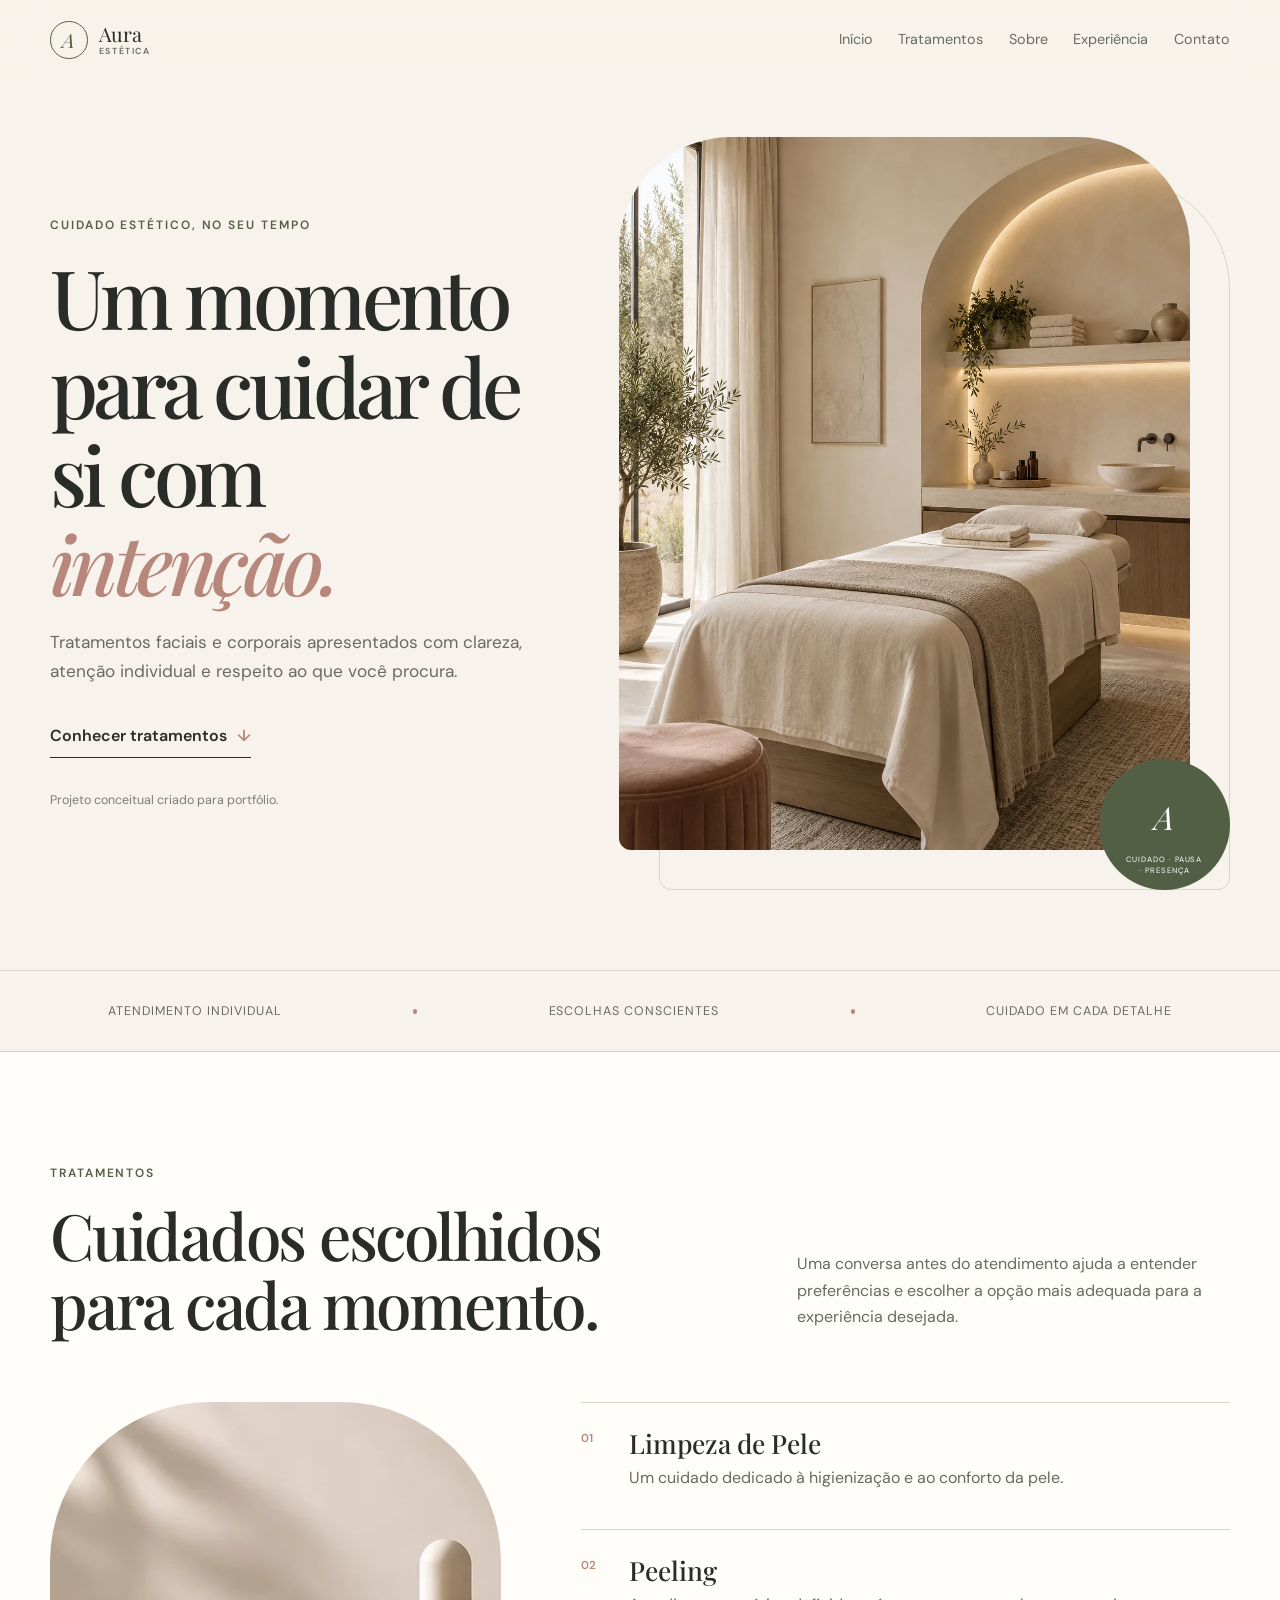
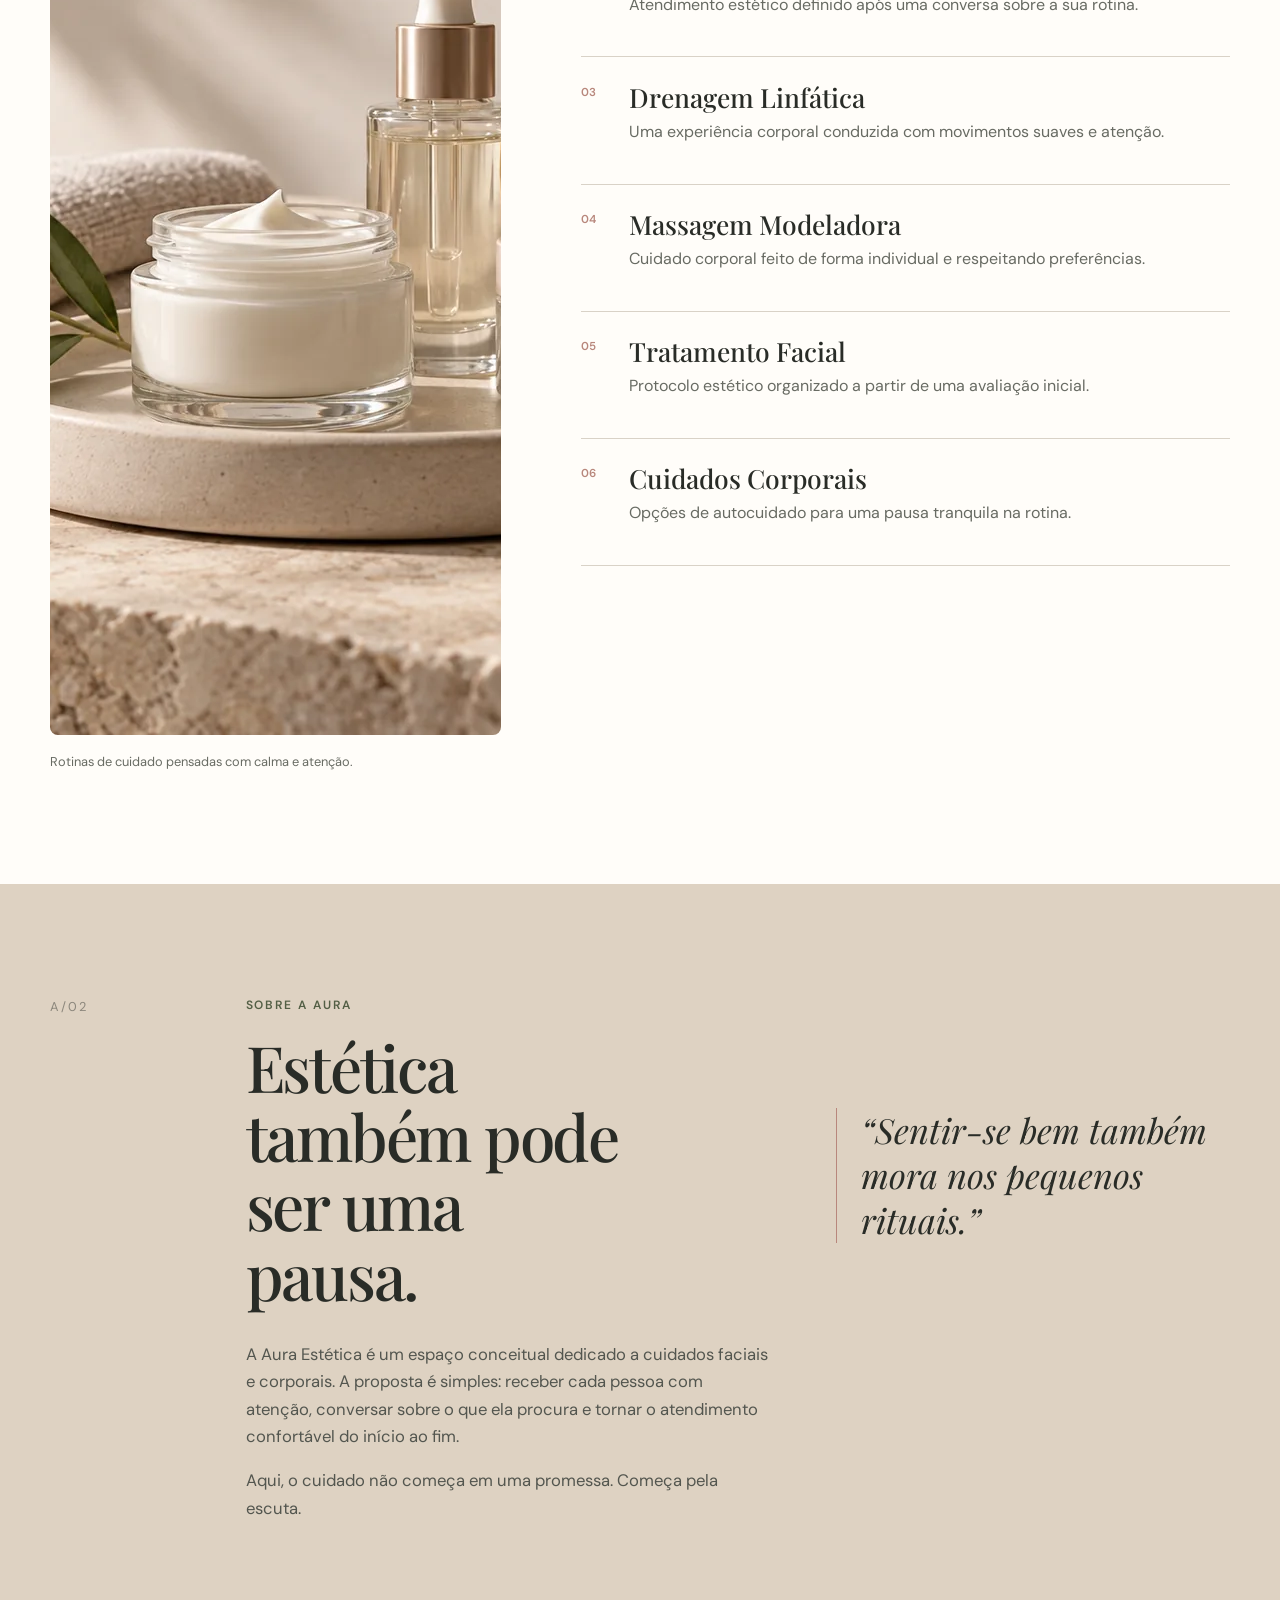
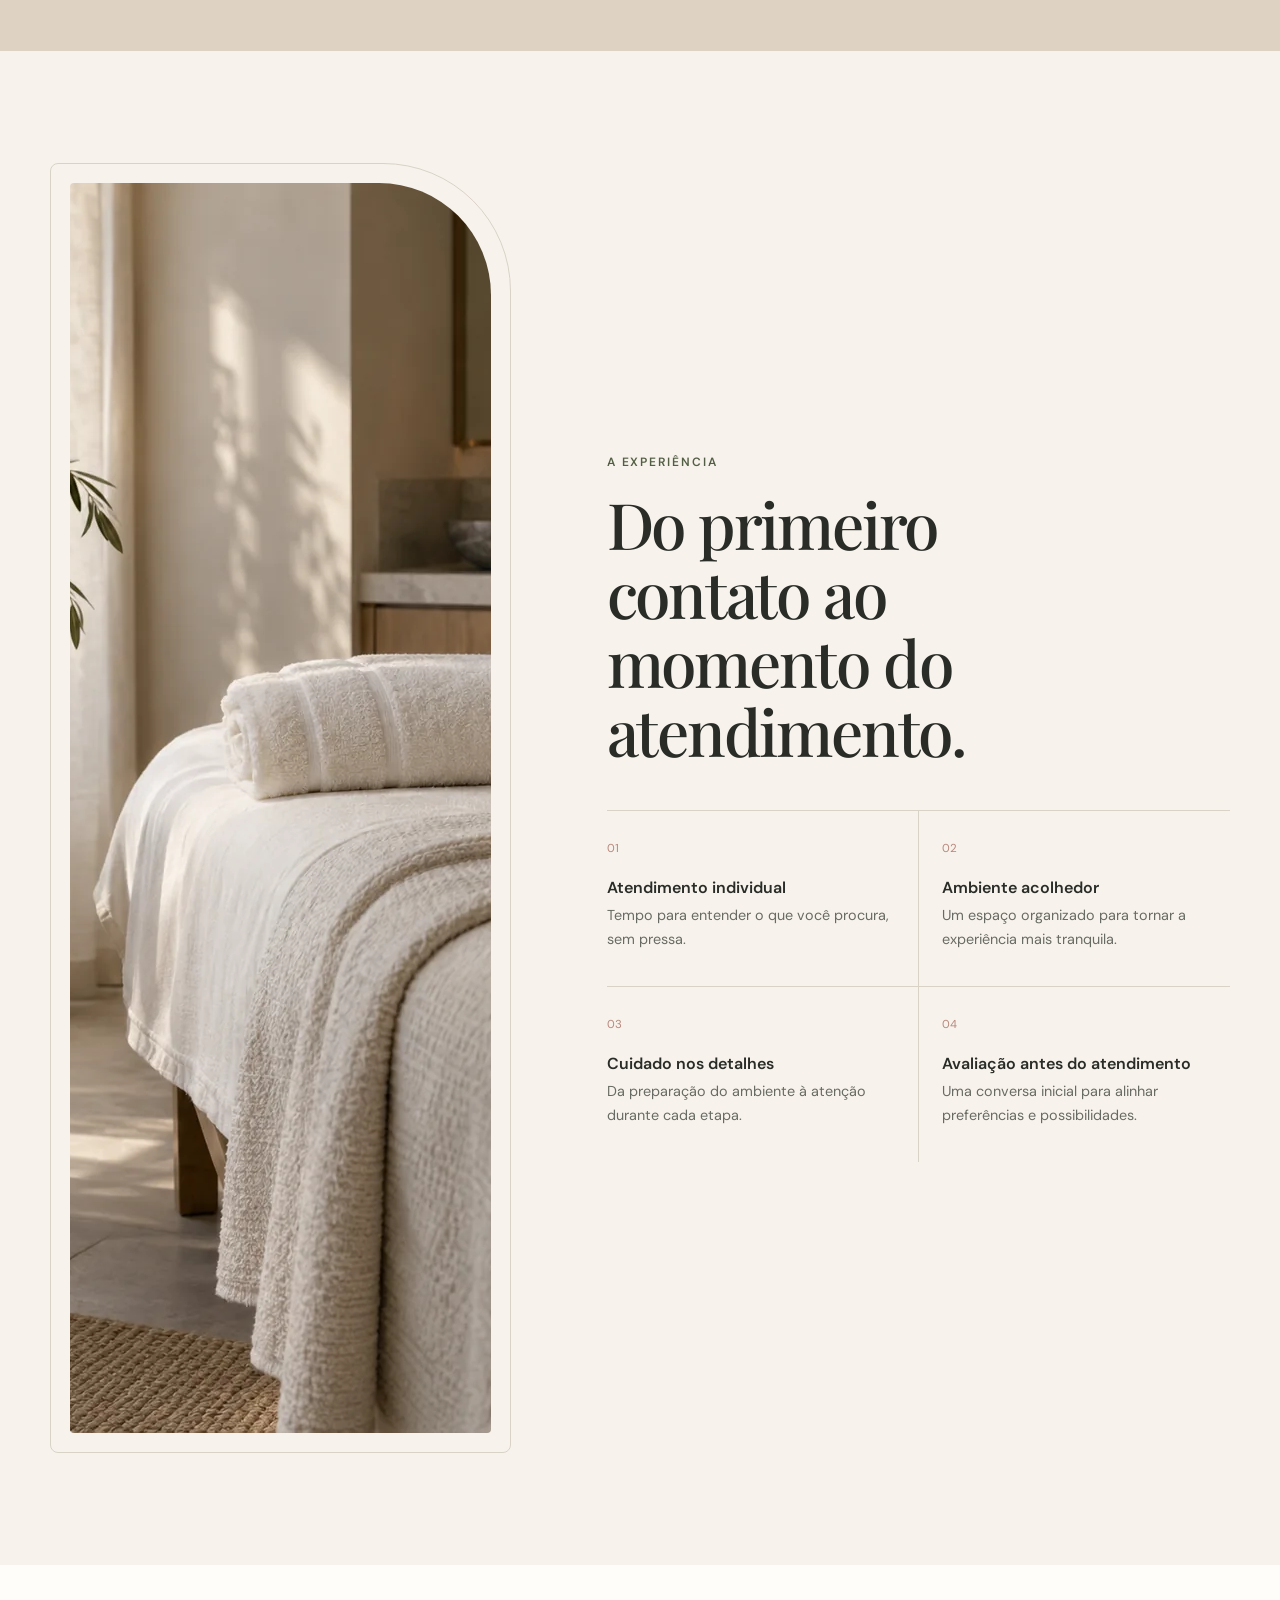
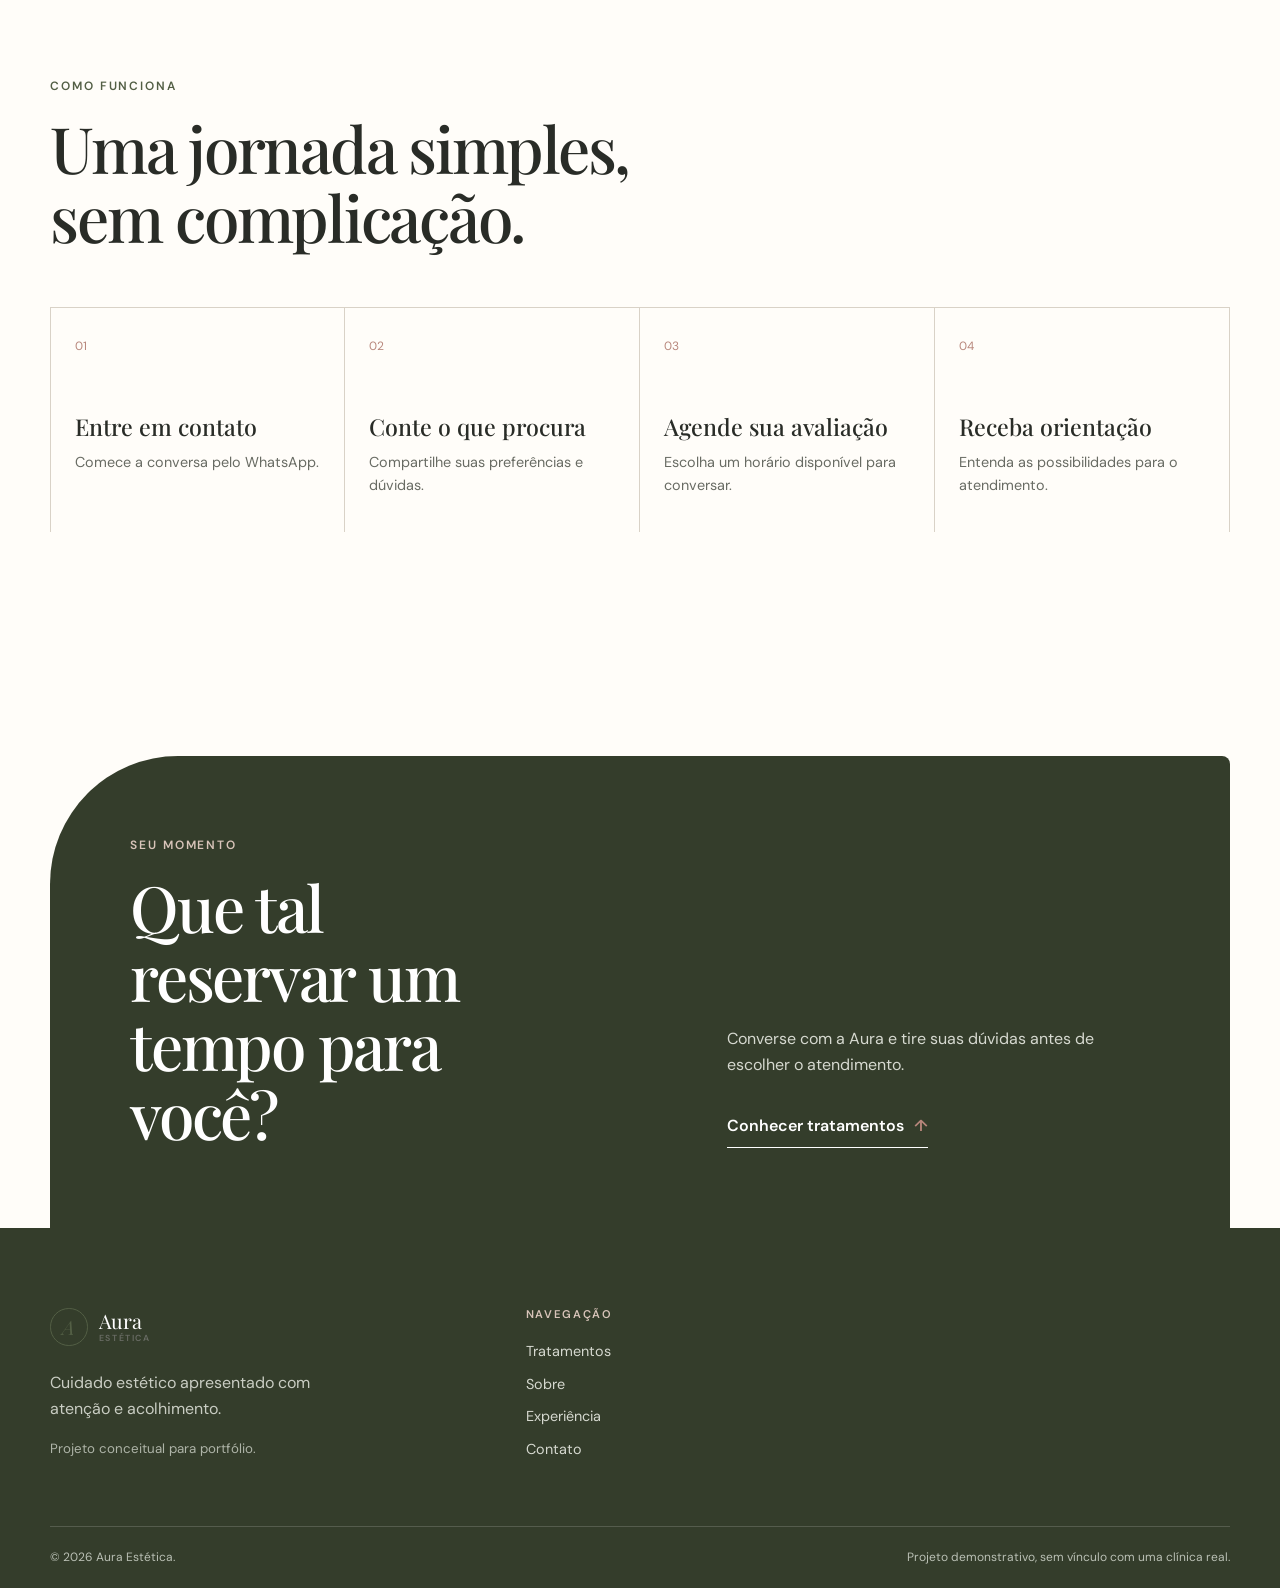
<file: projects/estetica/index.html>
<!DOCTYPE html>
<html lang="pt-BR">
<head>
  <meta charset="UTF-8">
  <meta name="viewport" content="width=device-width, initial-scale=1.0">
  <meta name="description" content="Aura Estética — projeto conceitual de uma clínica de estética com tratamentos faciais e corporais apresentados de forma acolhedora.">
  <meta name="theme-color" content="#f7f3ec">
  <meta property="og:title" content="Aura Estética | Cuidado com intenção">
  <meta property="og:description" content="Conheça a experiência e os tratamentos da Aura Estética, um projeto conceitual criado para portfólio.">
  <meta property="og:type" content="website">
  <title>Aura Estética | Cuidado com intenção</title>
  <link rel="icon" type="image/svg+xml" href="data:image/svg+xml,%3Csvg xmlns='http://www.w3.org/2000/svg' viewBox='0 0 64 64'%3E%3Crect width='64' height='64' rx='32' fill='%23535f45'/%3E%3Cpath d='M32 14c-7 9-12 17-12 24a12 12 0 0 0 24 0c0-7-5-15-12-24Z' fill='%23f7f3ec'/%3E%3C/svg%3E">
  <link rel="preconnect" href="https://fonts.googleapis.com">
  <link rel="preconnect" href="https://fonts.gstatic.com" crossorigin>
  <link href="https://fonts.googleapis.com/css2?family=DM+Sans:wght@400;500;600&amp;family=Playfair+Display:ital,wght@0,500;0,600;1,500&amp;display=swap" rel="stylesheet">
  <link rel="stylesheet" href="css/style.css">
  <script src="js/script.js" defer></script>
</head>
<body>
  <a class="skip-link" href="#conteudo">Pular para o conteúdo</a>

  <header class="site-header" id="inicio">
    <div class="container header-inner">
      <a class="brand" href="#inicio" aria-label="Aura Estética — início">
        <span class="brand-symbol" aria-hidden="true">A</span>
        <span>Aura <small>Estética</small></span>
      </a>

      <button class="menu-button" type="button" aria-label="Abrir menu" aria-expanded="false" aria-controls="main-menu">
        <span></span><span></span>
      </button>

      <nav class="main-nav" id="main-menu" aria-label="Navegação principal">
        <a href="#inicio">Início</a>
        <a href="#tratamentos">Tratamentos</a>
        <a href="#sobre">Sobre</a>
        <a href="#experiencia">Experiência</a>
        <a href="#contato">Contato</a>
        <a class="button button-small" data-whatsapp hidden>Agendar avaliação</a>
      </nav>
    </div>
  </header>

  <main id="conteudo">
    <section class="hero">
      <div class="container hero-grid">
        <div class="hero-copy">
          <p class="eyebrow">Cuidado estético, no seu tempo</p>
          <h1>Um momento para cuidar de si com <em>intenção.</em></h1>
          <p class="hero-text">Tratamentos faciais e corporais apresentados com clareza, atenção individual e respeito ao que você procura.</p>
          <div class="hero-actions">
            <a class="button" data-whatsapp hidden>Agendar avaliação</a>
            <a class="text-link" href="#tratamentos">Conhecer tratamentos <span aria-hidden="true">↓</span></a>
          </div>
          <p class="concept-note">Projeto conceitual criado para portfólio.</p>
        </div>

        <div class="hero-visual">
          <div class="hero-image-wrap">
            <img src="assets/images/hero-clinica.webp" width="1122" height="1402" alt="Ambiente conceitual de uma clínica de estética com maca, toalhas e iluminação natural" fetchpriority="high">
          </div>
          <div class="hero-seal" aria-hidden="true"><span>A</span><small>CUIDADO · PAUSA · PRESENÇA</small></div>
        </div>
      </div>
    </section>

    <section class="intro-strip" aria-label="Princípios da Aura Estética">
      <div class="container">
        <span>Atendimento individual</span>
        <i aria-hidden="true"></i>
        <span>Escolhas conscientes</span>
        <i aria-hidden="true"></i>
        <span>Cuidado em cada detalhe</span>
      </div>
    </section>

    <section class="section treatments-section" id="tratamentos">
      <div class="container">
        <div class="section-heading">
          <div>
            <p class="eyebrow">Tratamentos</p>
            <h2>Cuidados escolhidos para cada momento.</h2>
          </div>
          <p>Uma conversa antes do atendimento ajuda a entender preferências e escolher a opção mais adequada para a experiência desejada.</p>
        </div>

        <div class="treatments-layout">
          <figure class="treatments-image">
            <img src="assets/images/cuidados-skincare.webp" width="1400" height="933" alt="Composição conceitual de produtos de skincare sem marca sobre uma bandeja de cerâmica" loading="lazy">
            <figcaption>Rotinas de cuidado pensadas com calma e atenção.</figcaption>
          </figure>

          <div class="treatment-list">
            <article>
              <span>01</span><div><h3>Limpeza de Pele</h3><p>Um cuidado dedicado à higienização e ao conforto da pele.</p><a data-whatsapp data-treatment="limpeza" hidden>Quero saber mais</a></div>
            </article>
            <article>
              <span>02</span><div><h3>Peeling</h3><p>Atendimento estético definido após uma conversa sobre a sua rotina.</p><a data-whatsapp data-treatment="peeling" hidden>Quero saber mais</a></div>
            </article>
            <article>
              <span>03</span><div><h3>Drenagem Linfática</h3><p>Uma experiência corporal conduzida com movimentos suaves e atenção.</p><a data-whatsapp data-treatment="drenagem" hidden>Quero saber mais</a></div>
            </article>
            <article>
              <span>04</span><div><h3>Massagem Modeladora</h3><p>Cuidado corporal feito de forma individual e respeitando preferências.</p><a data-whatsapp data-treatment="modeladora" hidden>Quero saber mais</a></div>
            </article>
            <article>
              <span>05</span><div><h3>Tratamento Facial</h3><p>Protocolo estético organizado a partir de uma avaliação inicial.</p><a data-whatsapp data-treatment="facial" hidden>Quero saber mais</a></div>
            </article>
            <article>
              <span>06</span><div><h3>Cuidados Corporais</h3><p>Opções de autocuidado para uma pausa tranquila na rotina.</p><a data-whatsapp data-treatment="corporal" hidden>Quero saber mais</a></div>
            </article>
          </div>
        </div>
      </div>
    </section>

    <section class="section about-section" id="sobre">
      <div class="container about-grid">
        <div class="about-index" aria-hidden="true">A/02</div>
        <div class="about-copy">
          <p class="eyebrow">Sobre a Aura</p>
          <h2>Estética também pode ser uma pausa.</h2>
          <p>A Aura Estética é um espaço conceitual dedicado a cuidados faciais e corporais. A proposta é simples: receber cada pessoa com atenção, conversar sobre o que ela procura e tornar o atendimento confortável do início ao fim.</p>
          <p>Aqui, o cuidado não começa em uma promessa. Começa pela escuta.</p>
        </div>
        <blockquote>“Sentir-se bem também mora nos pequenos rituais.”</blockquote>
      </div>
    </section>

    <section class="section experience-section" id="experiencia">
      <div class="container experience-grid">
        <figure class="experience-image">
          <img src="assets/images/experiencia-ambiente.webp" width="1000" height="1250" alt="Detalhe conceitual de uma sala de atendimento com toalhas, cerâmica e luz natural" loading="lazy">
        </figure>
        <div class="experience-content">
          <p class="eyebrow">A experiência</p>
          <h2>Do primeiro contato ao momento do atendimento.</h2>
          <div class="experience-list">
            <article><span>01</span><div><h3>Atendimento individual</h3><p>Tempo para entender o que você procura, sem pressa.</p></div></article>
            <article><span>02</span><div><h3>Ambiente acolhedor</h3><p>Um espaço organizado para tornar a experiência mais tranquila.</p></div></article>
            <article><span>03</span><div><h3>Cuidado nos detalhes</h3><p>Da preparação do ambiente à atenção durante cada etapa.</p></div></article>
            <article><span>04</span><div><h3>Avaliação antes do atendimento</h3><p>Uma conversa inicial para alinhar preferências e possibilidades.</p></div></article>
          </div>
        </div>
      </div>
    </section>

    <section class="section journey-section" aria-labelledby="journey-title">
      <div class="container">
        <div class="journey-heading">
          <p class="eyebrow">Como funciona</p>
          <h2 id="journey-title">Uma jornada simples, sem complicação.</h2>
        </div>
        <ol class="journey-list">
          <li><span>01</span><h3>Entre em contato</h3><p>Comece a conversa pelo WhatsApp.</p></li>
          <li><span>02</span><h3>Conte o que procura</h3><p>Compartilhe suas preferências e dúvidas.</p></li>
          <li><span>03</span><h3>Agende sua avaliação</h3><p>Escolha um horário disponível para conversar.</p></li>
          <li><span>04</span><h3>Receba orientação</h3><p>Entenda as possibilidades para o atendimento.</p></li>
        </ol>
      </div>
    </section>

    <section class="section final-cta" id="contato">
      <div class="container cta-panel">
        <div>
          <p class="eyebrow">Seu momento</p>
          <h2>Que tal reservar um tempo para você?</h2>
        </div>
        <div class="cta-copy">
          <p>Converse com a Aura e tire suas dúvidas antes de escolher o atendimento.</p>
          <a class="button button-light" data-whatsapp hidden>Agendar minha avaliação</a>
          <a class="text-link text-link-light" href="#tratamentos" data-contact-fallback>Conhecer tratamentos <span aria-hidden="true">↑</span></a>
        </div>
      </div>
    </section>
  </main>

  <footer class="site-footer">
    <div class="container footer-grid">
      <div class="footer-brand">
        <a class="brand" href="#inicio"><span class="brand-symbol" aria-hidden="true">A</span><span>Aura <small>Estética</small></span></a>
        <p>Cuidado estético apresentado com atenção e acolhimento.</p>
        <small>Projeto conceitual para portfólio.</small>
      </div>
      <div class="footer-column">
        <h2>Navegação</h2>
        <a href="#tratamentos">Tratamentos</a>
        <a href="#sobre">Sobre</a>
        <a href="#experiencia">Experiência</a>
        <a href="#contato">Contato</a>
      </div>
      <div class="footer-column" data-contact-column>
        <h2>Contato</h2>
        <a data-whatsapp hidden>WhatsApp</a>
        <a data-instagram hidden>Instagram</a>
        <p data-address hidden></p>
      </div>
      <div class="footer-column" data-hours-column>
        <h2>Horários</h2>
        <p data-hours></p>
      </div>
    </div>
    <div class="container footer-bottom">
      <p>© <span id="current-year"></span> Aura Estética.</p>
      <p>Projeto demonstrativo, sem vínculo com uma clínica real.</p>
    </div>
  </footer>

  <a class="floating-whatsapp" data-whatsapp aria-label="Agendar avaliação pelo WhatsApp" hidden>WhatsApp</a>
</body>
</html>
</file>
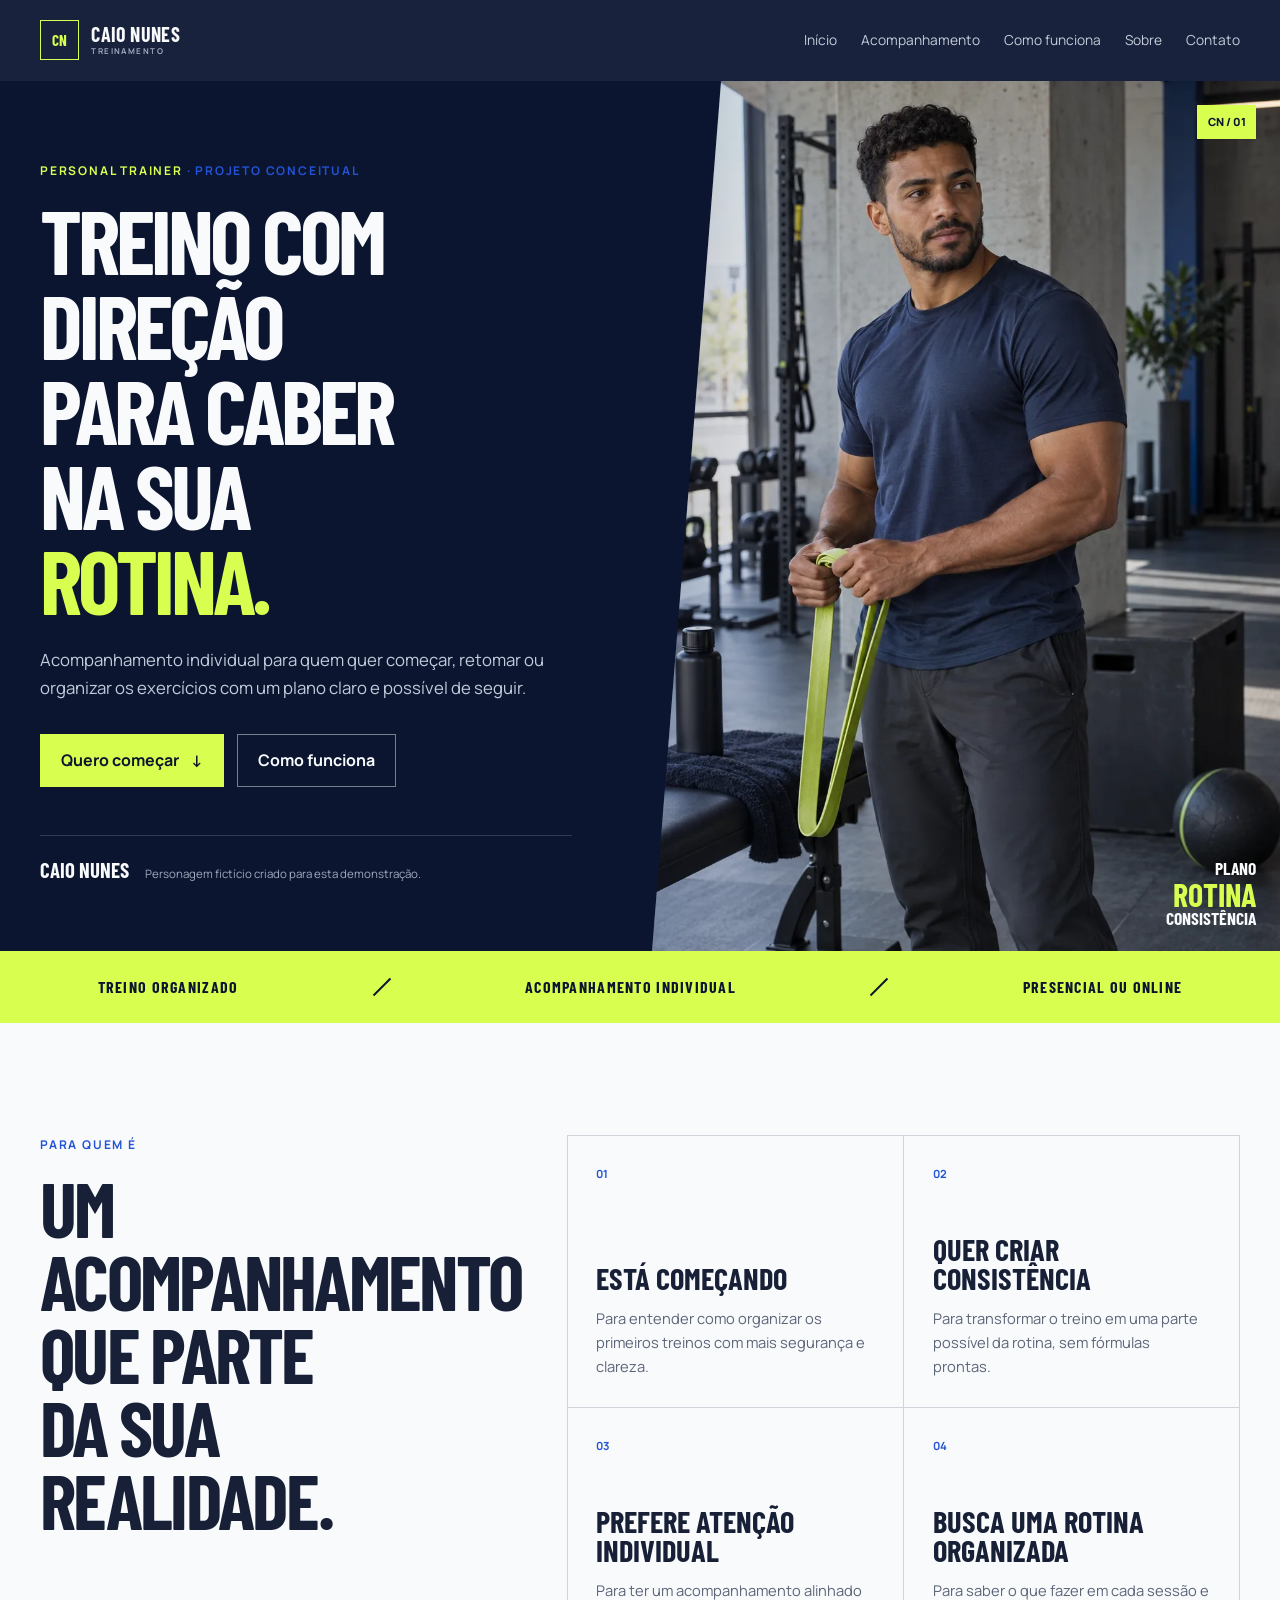
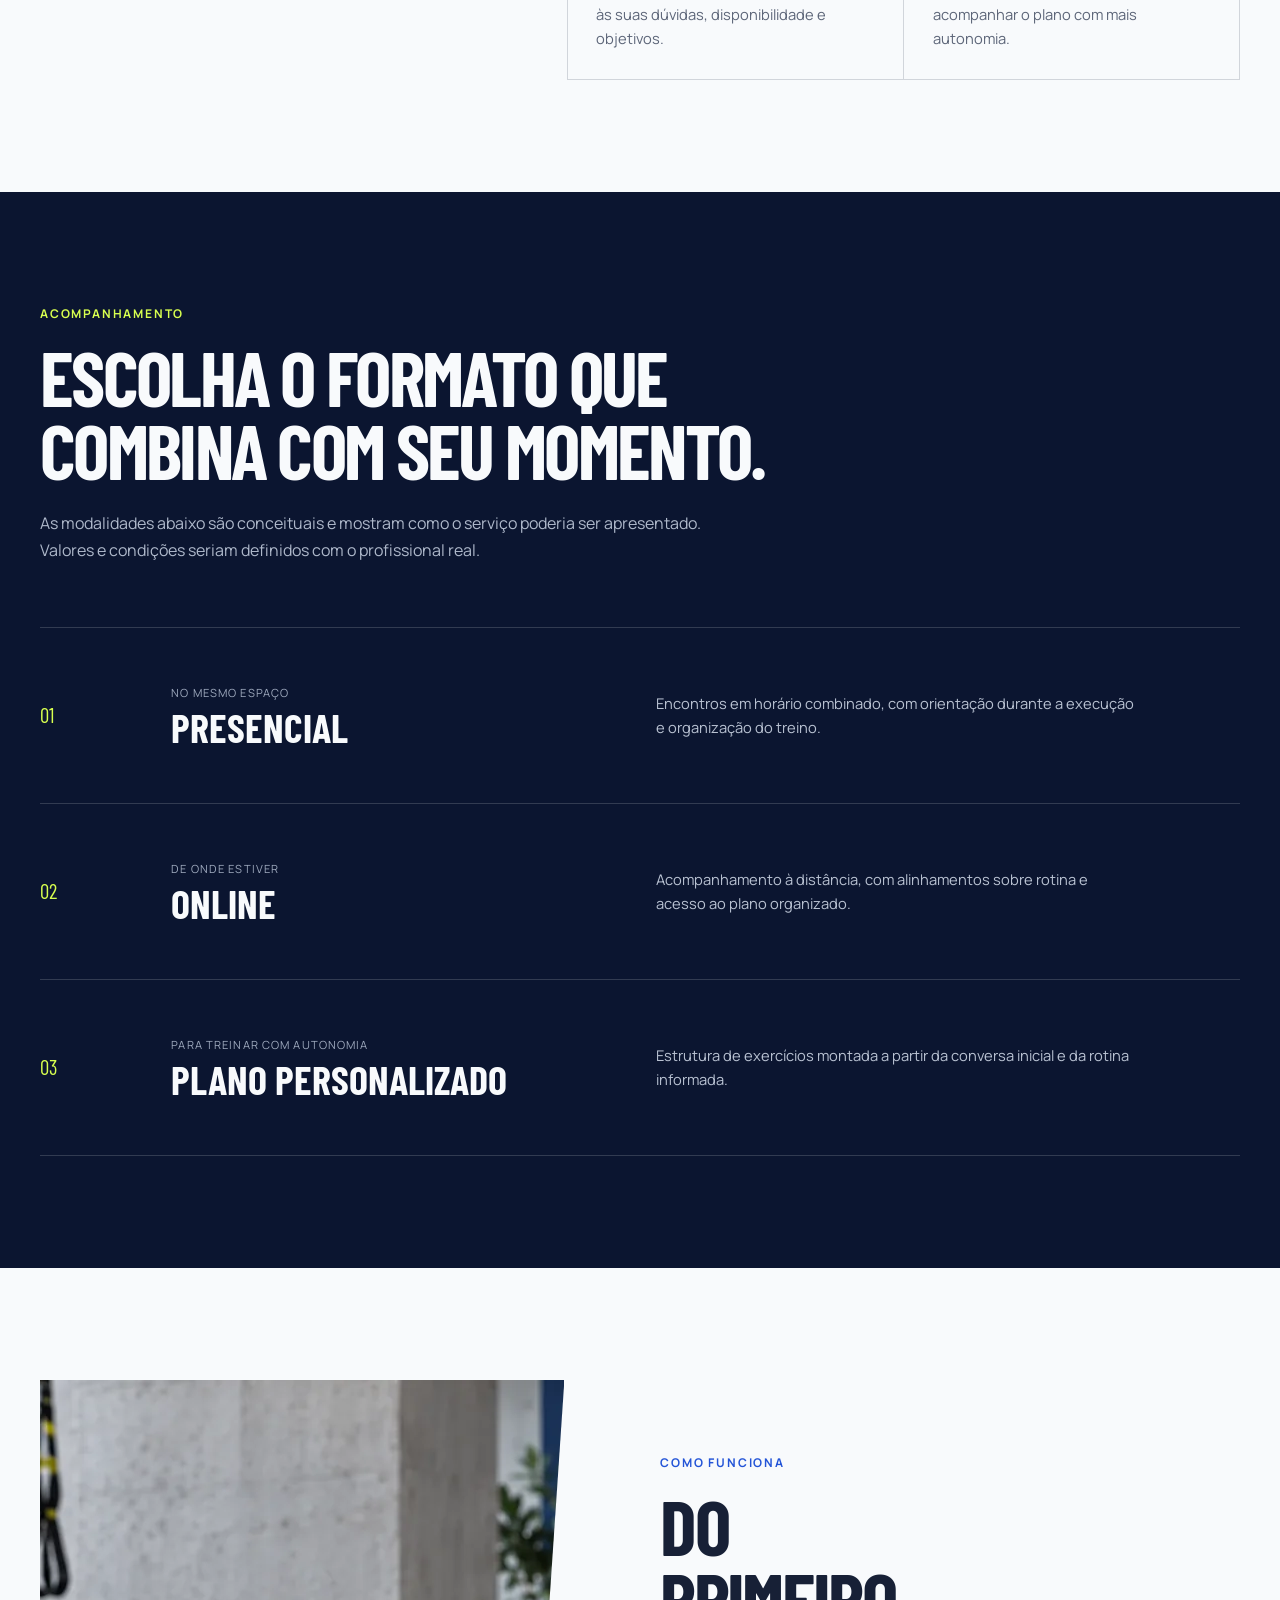
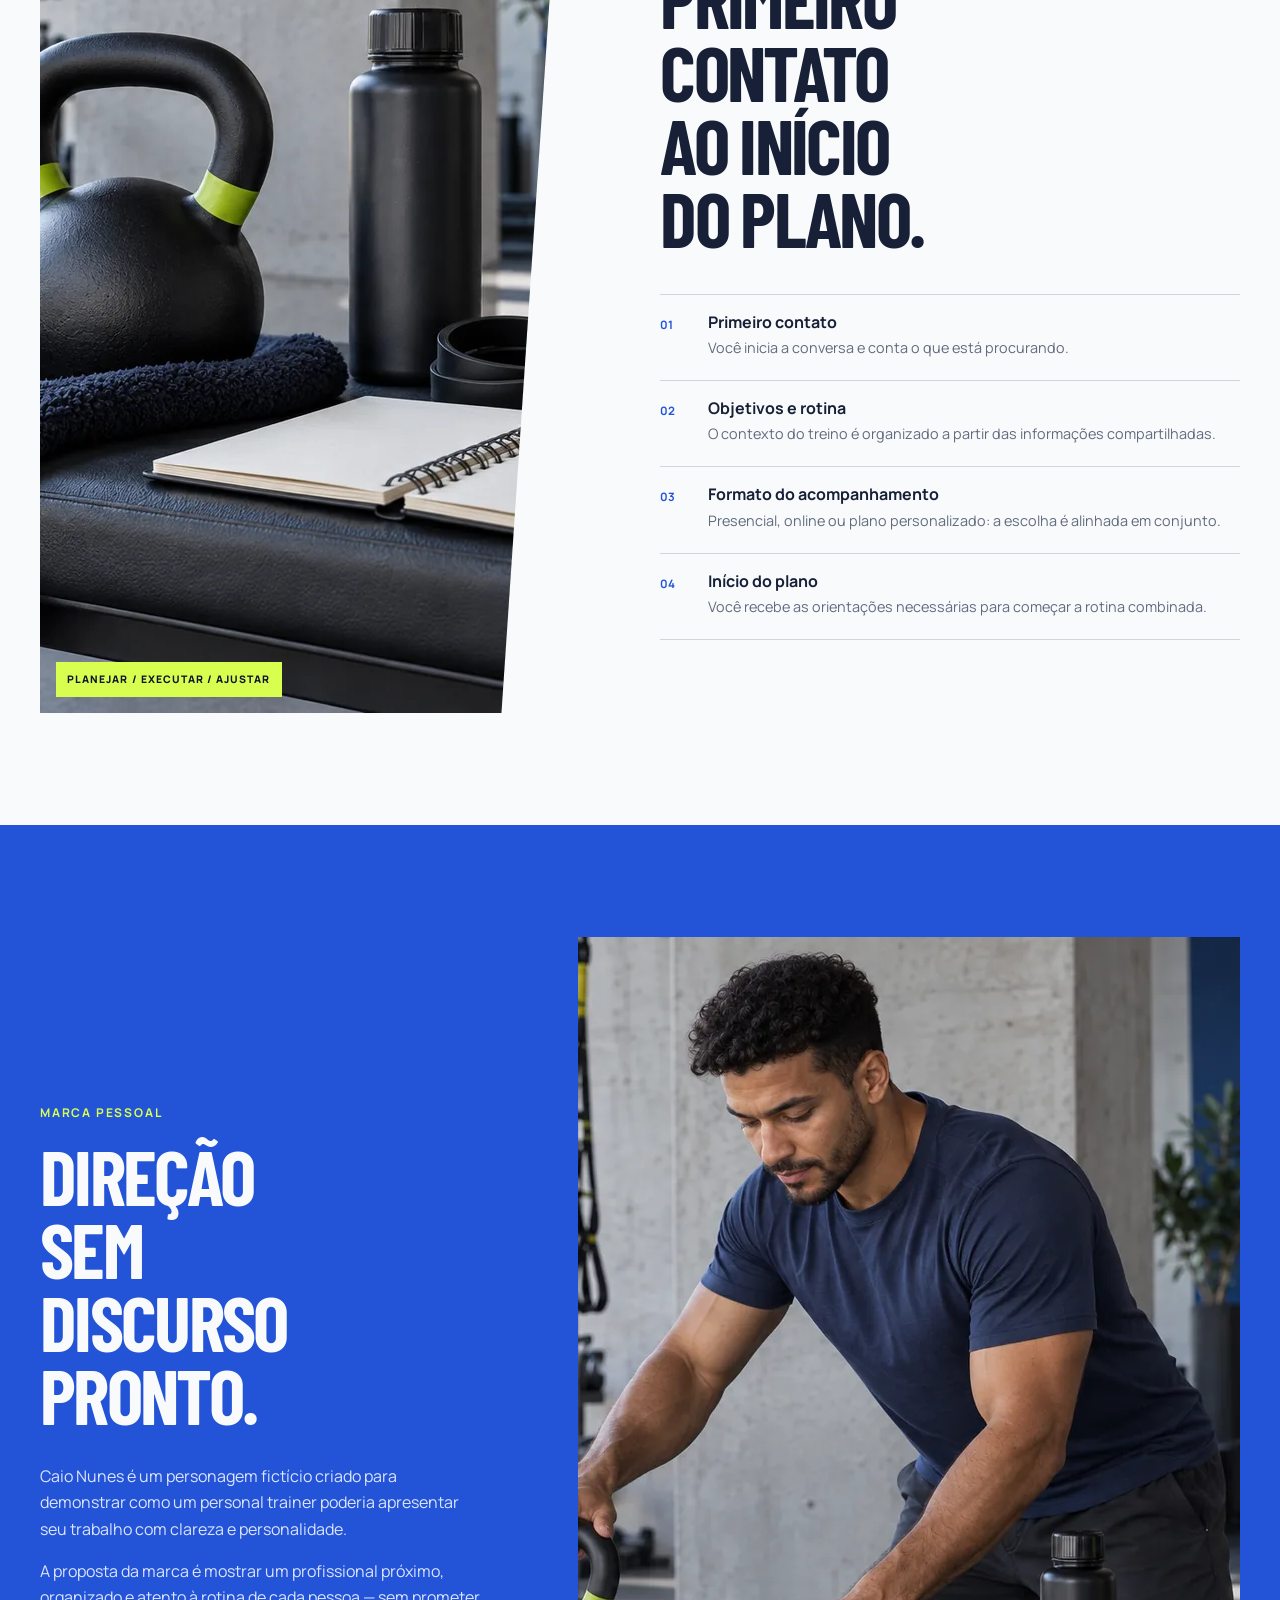
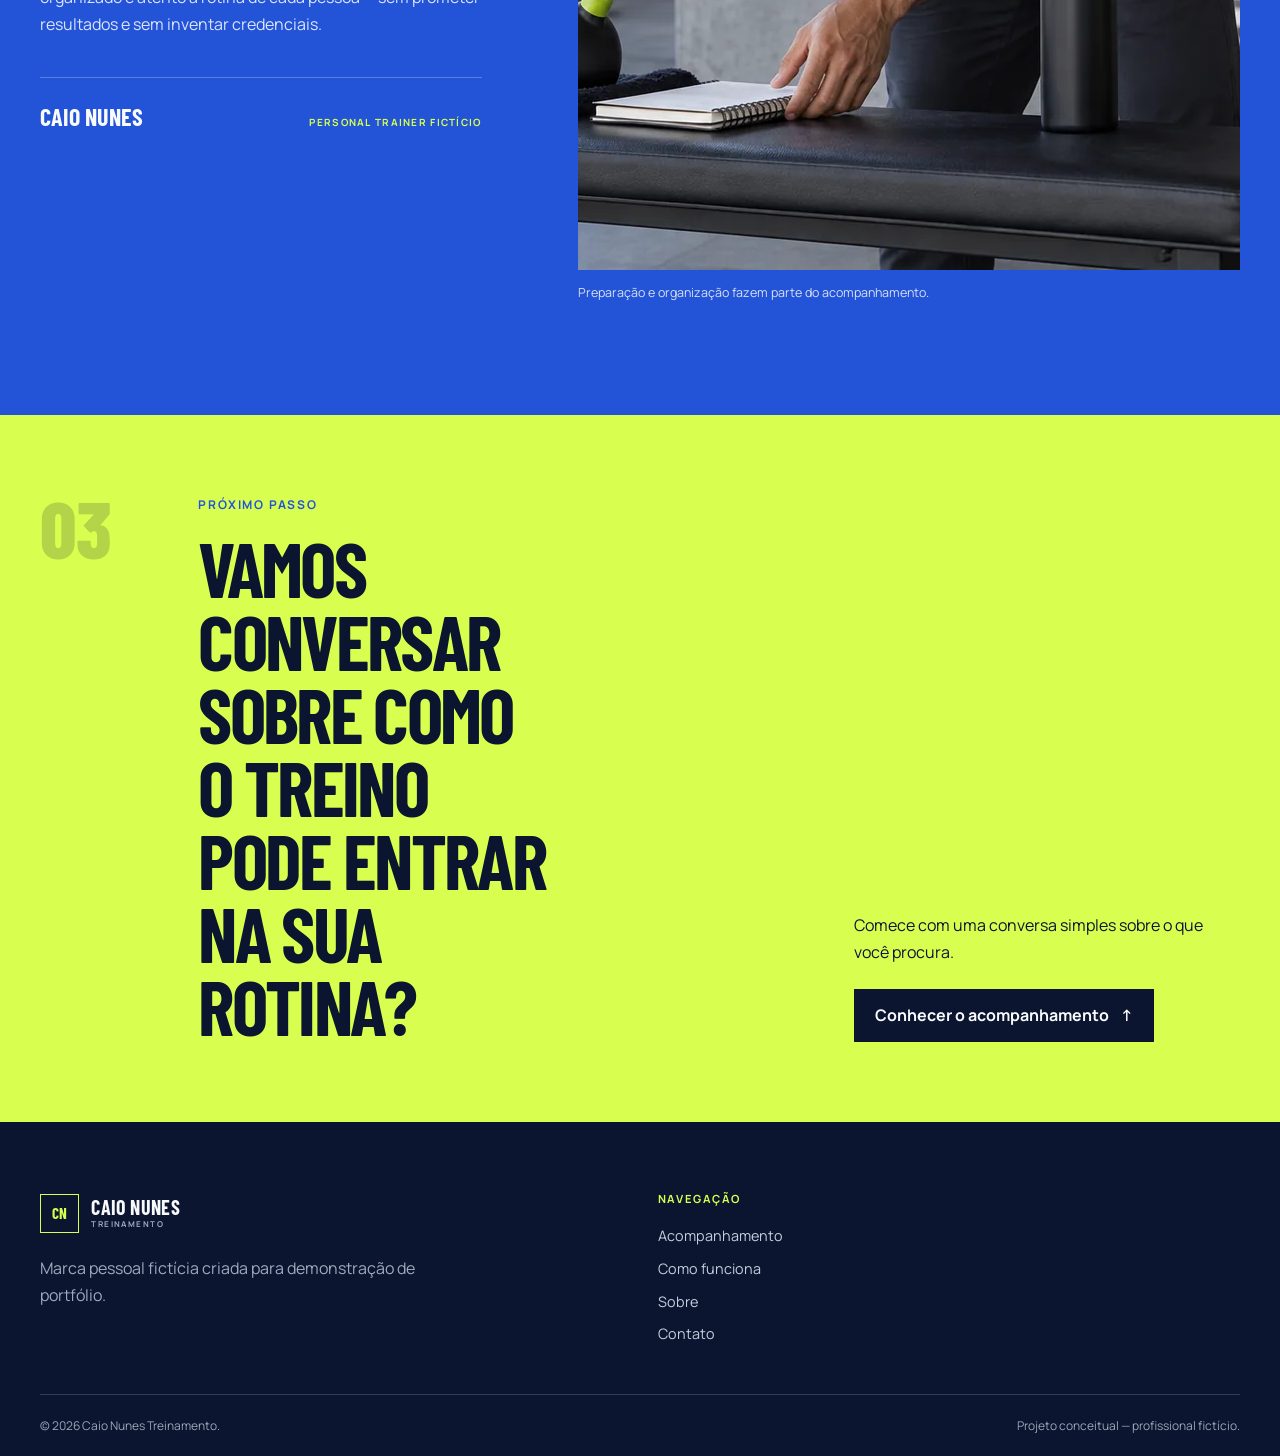
<file: projects/personal/index.html>
<!DOCTYPE html>
<html lang="pt-BR">
<head>
  <meta charset="UTF-8">
  <meta name="viewport" content="width=device-width, initial-scale=1.0">
  <meta name="description" content="Caio Nunes Treinamento — projeto conceitual de acompanhamento presencial, online e plano de treino personalizado.">
  <meta name="theme-color" content="#0b1530">
  <meta property="og:title" content="Caio Nunes | Treinamento com direção">
  <meta property="og:description" content="Acompanhamento individual para organizar o treino de acordo com objetivos e rotina.">
  <meta property="og:type" content="website">
  <title>Caio Nunes | Treinamento com direção</title>
  <link rel="icon" type="image/svg+xml" href="data:image/svg+xml,%3Csvg xmlns='http://www.w3.org/2000/svg' viewBox='0 0 64 64'%3E%3Crect width='64' height='64' rx='8' fill='%230b1530'/%3E%3Cpath d='M15 17h15v8H23v14h7v8H15zm34 0H34v30h8V25h7z' fill='%23d8ff4f'/%3E%3C/svg%3E">
  <link rel="preconnect" href="https://fonts.googleapis.com">
  <link rel="preconnect" href="https://fonts.gstatic.com" crossorigin>
  <link href="https://fonts.googleapis.com/css2?family=Barlow+Condensed:wght@600;700;800&amp;family=Manrope:wght@400;500;600;700&amp;display=swap" rel="stylesheet">
  <link rel="stylesheet" href="css/style.css">
  <script src="js/script.js" defer></script>
</head>
<body>
  <a class="skip-link" href="#conteudo">Pular para o conteúdo</a>

  <header class="site-header" id="inicio">
    <div class="container header-inner">
      <a class="brand" href="#inicio" aria-label="Caio Nunes — início">
        <span class="brand-mark" aria-hidden="true">CN</span>
        <span>Caio Nunes<small>Treinamento</small></span>
      </a>

      <button class="menu-button" type="button" aria-label="Abrir menu" aria-expanded="false" aria-controls="main-menu">
        <span></span><span></span>
      </button>

      <nav class="main-nav" id="main-menu" aria-label="Navegação principal">
        <a href="#inicio">Início</a>
        <a href="#acompanhamento">Acompanhamento</a>
        <a href="#como-funciona">Como funciona</a>
        <a href="#sobre">Sobre</a>
        <a href="#contato">Contato</a>
        <a class="button button-small" data-whatsapp hidden>Quero começar</a>
      </nav>
    </div>
  </header>

  <main id="conteudo">
    <section class="hero">
      <div class="container hero-grid">
        <div class="hero-copy">
          <p class="kicker"><span>Personal trainer</span> · Projeto conceitual</p>
          <h1>Treino com direção para caber na sua <em>rotina.</em></h1>
          <p>Acompanhamento individual para quem quer começar, retomar ou organizar os exercícios com um plano claro e possível de seguir.</p>
          <div class="hero-actions">
            <a class="button" data-whatsapp hidden>Quero começar <span aria-hidden="true">↗</span></a>
            <a class="button" href="#acompanhamento" data-whatsapp-fallback>Quero começar <span aria-hidden="true">↓</span></a>
            <a class="button button-ghost" href="#como-funciona">Como funciona</a>
          </div>
          <div class="hero-signature">
            <strong>Caio Nunes</strong>
            <span>Personagem fictício criado para esta demonstração.</span>
          </div>
        </div>

        <div class="hero-visual">
          <img src="assets/images/caio-nunes-hero.webp" width="1122" height="1402" alt="Personagem fictício Caio Nunes preparando uma faixa elástica em um estúdio de treino" fetchpriority="high">
          <div class="image-code" aria-hidden="true">CN / 01</div>
          <div class="hero-tag" aria-hidden="true"><span>PLANO</span><span>ROTINA</span><span>CONSISTÊNCIA</span></div>
        </div>
      </div>
    </section>

    <section class="signal-strip" aria-label="Características do acompanhamento">
      <div class="container">
        <span>Treino organizado</span><i></i><span>Acompanhamento individual</span><i></i><span>Presencial ou online</span>
      </div>
    </section>

    <section class="section audience-section" aria-labelledby="audience-title">
      <div class="container audience-layout">
        <div class="section-intro">
          <p class="kicker">Para quem é</p>
          <h2 id="audience-title">Um acompanhamento que parte da sua realidade.</h2>
        </div>
        <div class="audience-grid">
          <article><span>01</span><h3>Está começando</h3><p>Para entender como organizar os primeiros treinos com mais segurança e clareza.</p></article>
          <article><span>02</span><h3>Quer criar consistência</h3><p>Para transformar o treino em uma parte possível da rotina, sem fórmulas prontas.</p></article>
          <article><span>03</span><h3>Prefere atenção individual</h3><p>Para ter um acompanhamento alinhado às suas dúvidas, disponibilidade e objetivos.</p></article>
          <article><span>04</span><h3>Busca uma rotina organizada</h3><p>Para saber o que fazer em cada sessão e acompanhar o plano com mais autonomia.</p></article>
        </div>
      </div>
    </section>

    <section class="section coaching-section" id="acompanhamento">
      <div class="container">
        <div class="coaching-heading">
          <p class="kicker kicker-light">Acompanhamento</p>
          <h2>Escolha o formato que combina com seu momento.</h2>
          <p>As modalidades abaixo são conceituais e mostram como o serviço poderia ser apresentado. Valores e condições seriam definidos com o profissional real.</p>
        </div>

        <div class="coaching-list">
          <article>
            <div class="mode-number">01</div>
            <div><p class="mode-label">No mesmo espaço</p><h3>Presencial</h3></div>
            <p>Encontros em horário combinado, com orientação durante a execução e organização do treino.</p>
            <a class="mode-link" data-whatsapp data-mode="presencial" hidden>Tenho interesse <span aria-hidden="true">↗</span></a>
          </article>
          <article>
            <div class="mode-number">02</div>
            <div><p class="mode-label">De onde estiver</p><h3>Online</h3></div>
            <p>Acompanhamento à distância, com alinhamentos sobre rotina e acesso ao plano organizado.</p>
            <a class="mode-link" data-whatsapp data-mode="online" hidden>Tenho interesse <span aria-hidden="true">↗</span></a>
          </article>
          <article>
            <div class="mode-number">03</div>
            <div><p class="mode-label">Para treinar com autonomia</p><h3>Plano personalizado</h3></div>
            <p>Estrutura de exercícios montada a partir da conversa inicial e da rotina informada.</p>
            <a class="mode-link" data-whatsapp data-mode="plano" hidden>Tenho interesse <span aria-hidden="true">↗</span></a>
          </article>
        </div>
      </div>
    </section>

    <section class="section process-section" id="como-funciona">
      <div class="container process-grid">
        <div class="process-visual">
          <img src="assets/images/equipamentos-treino.webp" width="1400" height="933" alt="Equipamentos de treino, faixa elástica e caderno organizados em um banco" loading="lazy">
          <span aria-hidden="true">PLANEJAR / EXECUTAR / AJUSTAR</span>
        </div>
        <div class="process-content">
          <p class="kicker">Como funciona</p>
          <h2>Do primeiro contato ao início do plano.</h2>
          <ol>
            <li><span>01</span><div><h3>Primeiro contato</h3><p>Você inicia a conversa e conta o que está procurando.</p></div></li>
            <li><span>02</span><div><h3>Objetivos e rotina</h3><p>O contexto do treino é organizado a partir das informações compartilhadas.</p></div></li>
            <li><span>03</span><div><h3>Formato do acompanhamento</h3><p>Presencial, online ou plano personalizado: a escolha é alinhada em conjunto.</p></div></li>
            <li><span>04</span><div><h3>Início do plano</h3><p>Você recebe as orientações necessárias para começar a rotina combinada.</p></div></li>
          </ol>
        </div>
      </div>
    </section>

    <section class="section about-section" id="sobre">
      <div class="container about-grid">
        <div class="about-copy">
          <p class="kicker kicker-light">Marca pessoal</p>
          <h2>Direção sem discurso pronto.</h2>
          <p>Caio Nunes é um personagem fictício criado para demonstrar como um personal trainer poderia apresentar seu trabalho com clareza e personalidade.</p>
          <p>A proposta da marca é mostrar um profissional próximo, organizado e atento à rotina de cada pessoa — sem prometer resultados e sem inventar credenciais.</p>
          <div class="about-name"><strong>Caio Nunes</strong><span>PERSONAL TRAINER FICTÍCIO</span></div>
        </div>
        <figure class="about-image">
          <img src="assets/images/preparacao-treino.webp" width="1400" height="933" alt="Personagem fictício Caio Nunes organizando equipamentos antes de uma sessão" loading="lazy">
          <figcaption>Preparação e organização fazem parte do acompanhamento.</figcaption>
        </figure>
      </div>
    </section>

    <section class="capture-section" id="contato">
      <div class="container capture-inner">
        <div class="capture-code" aria-hidden="true">03</div>
        <div>
          <p class="kicker">Próximo passo</p>
          <h2>Vamos conversar sobre como o treino pode entrar na sua rotina?</h2>
        </div>
        <div class="capture-action">
          <p>Comece com uma conversa simples sobre o que você procura.</p>
          <a class="button" data-whatsapp hidden>Quero conversar sobre meu treino <span aria-hidden="true">↗</span></a>
          <a class="button" href="#acompanhamento" data-whatsapp-fallback>Conhecer o acompanhamento <span aria-hidden="true">↑</span></a>
        </div>
      </div>
    </section>
  </main>

  <footer class="site-footer">
    <div class="container footer-grid">
      <div class="footer-brand">
        <a class="brand" href="#inicio"><span class="brand-mark" aria-hidden="true">CN</span><span>Caio Nunes<small>Treinamento</small></span></a>
        <p>Marca pessoal fictícia criada para demonstração de portfólio.</p>
      </div>
      <div class="footer-column">
        <h2>Navegação</h2>
        <a href="#acompanhamento">Acompanhamento</a>
        <a href="#como-funciona">Como funciona</a>
        <a href="#sobre">Sobre</a>
        <a href="#contato">Contato</a>
      </div>
      <div class="footer-column" data-contact-column>
        <h2>Contato</h2>
        <a data-whatsapp hidden>WhatsApp</a>
        <a data-instagram hidden>Instagram</a>
      </div>
    </div>
    <div class="container footer-bottom">
      <p>© <span id="current-year"></span> Caio Nunes Treinamento.</p>
      <p>Projeto conceitual — profissional fictício.</p>
    </div>
  </footer>

  <a class="floating-whatsapp" data-whatsapp aria-label="Conversar sobre acompanhamento pelo WhatsApp" hidden>Quero começar</a>
</body>
</html>
</file>
<file: css/style.css>
:root {
  --color-bg: #090711;
  --color-bg-soft: #100b1c;
  --color-surface: #171020;
  --color-surface-light: #f7f5fa;
  --color-text: #ffffff;
  --color-text-soft: #b7adbf;
  --color-dark: #170b20;
  --color-muted: #5e6878;
  --color-primary: #d946ef;
  --color-primary-dark: #7e22ce;
  --color-accent: #8b5cf6;
  --color-border: rgba(255, 255, 255, 0.1);
  --color-border-dark: rgba(17, 20, 26, 0.12);

  --font-heading: "Manrope", sans-serif;
  --font-body: "DM Sans", sans-serif;

  --space-xs: 0.5rem;
  --space-sm: 1rem;
  --space-md: 1.5rem;
  --space-lg: 2.5rem;
  --space-xl: 4rem;
  --space-2xl: 7rem;

  --radius-sm: 0.75rem;
  --radius-md: 1.25rem;
  --radius-lg: 2rem;
  --container: 1180px;
  --shadow: 0 24px 80px rgba(0, 0, 0, 0.3);
  --transition: 180ms ease;
}

* { box-sizing: border-box; }
[hidden] { display: none !important; }
html { scroll-behavior: smooth; scroll-padding-top: 5rem; }
body { margin: 0; background: var(--color-bg); color: var(--color-text); font-family: var(--font-body); font-size: 1rem; line-height: 1.65; overflow-x: hidden; }
body.menu-open { overflow: hidden; }
a { color: inherit; text-decoration: none; }
button, a { -webkit-tap-highlight-color: transparent; }
button { font: inherit; }
img { max-width: 100%; display: block; }
h1, h2, h3, p { margin-top: 0; }
h1, h2, h3 { font-family: var(--font-heading); line-height: 1.08; }
h2 { margin-bottom: 0; font-size: clamp(2rem, 4vw, 3.5rem); letter-spacing: -0.045em; }
.container { width: min(calc(100% - 2rem), var(--container)); margin-inline: auto; }
.section { padding: var(--space-2xl) 0; }
.skip-link { position: fixed; top: -4rem; left: 1rem; z-index: 999; padding: 0.8rem 1rem; background: var(--color-primary); color: var(--color-dark); border-radius: 0.5rem; }
.skip-link:focus { top: 1rem; }

.site-header { position: sticky; top: 0; z-index: 100; background: rgba(9, 7, 17, 0.82); border-bottom: 1px solid transparent; backdrop-filter: blur(18px); transition: border-color var(--transition); }
.site-header.scrolled { border-bottom-color: var(--color-border); }
.header-inner { height: 5rem; display: flex; align-items: center; justify-content: space-between; }
.brand { display: inline-flex; align-items: center; gap: 0.7rem; font-family: var(--font-heading); font-weight: 800; letter-spacing: -0.02em; }
.brand-mark { width: 2.25rem; height: 2.25rem; display: grid; place-items: center; color: var(--color-dark); background: var(--color-primary); border-radius: 0.65rem; font-size: 0.8rem; }
.main-nav { display: flex; align-items: center; gap: 1.8rem; }
.main-nav > a:not(.button) { color: var(--color-text-soft); font-size: 0.92rem; transition: color var(--transition); }
.main-nav > a:not(.button):hover { color: var(--color-text); }
.menu-button { display: none; width: 2.75rem; height: 2.75rem; border: 1px solid var(--color-border); border-radius: 0.65rem; background: transparent; cursor: pointer; }
.menu-button span { display: block; width: 1.2rem; height: 2px; margin: 4px auto; background: var(--color-text); transition: transform var(--transition), opacity var(--transition); }

.button { min-height: 3.3rem; padding: 0.85rem 1.35rem; display: inline-flex; align-items: center; justify-content: center; gap: 0.7rem; border: 1px solid var(--color-primary); border-radius: var(--radius-sm); background: linear-gradient(135deg, var(--color-primary), var(--color-accent)); color: #170b20; font-weight: 700; line-height: 1; transition: transform var(--transition), filter var(--transition), border-color var(--transition); }
.button:hover { transform: translateY(-2px); filter: brightness(1.12); }
.button:focus-visible, a:focus-visible, summary:focus-visible, button:focus-visible { outline: 3px solid #f0abfc; outline-offset: 3px; }
.button-small { min-height: 2.75rem; padding: 0.7rem 1rem; font-size: 0.88rem; }
.button-secondary { border-color: var(--color-border); background: transparent; color: var(--color-text); }
.button-secondary:hover { background: rgba(255,255,255,0.06); border-color: rgba(255,255,255,0.2); }
.button-light { background: var(--color-dark); border-color: var(--color-dark); color: var(--color-text); }
.button-light:hover { background: #222832; border-color: #222832; }

.hero { position: relative; min-height: calc(100vh - 5rem); display: grid; align-items: center; padding-top: 5rem; overflow: hidden; }
.hero::before { content: ""; position: absolute; width: 34rem; height: 34rem; right: -10rem; top: 0; background: radial-gradient(circle, rgba(139, 92, 246, 0.26), transparent 65%); pointer-events: none; }
.hero-grid { display: grid; grid-template-columns: 1.08fr 0.92fr; gap: 5rem; align-items: center; }
.eyebrow { margin-bottom: 1.4rem; display: flex; align-items: center; gap: 0.65rem; color: var(--color-primary-dark); font-size: 0.78rem; font-weight: 800; letter-spacing: 0.14em; text-transform: uppercase; }
.hero .eyebrow, .process-section .eyebrow, .site-footer .eyebrow { color: var(--color-primary); }
.eyebrow > span { width: 1.8rem; height: 1px; background: currentColor; }
.hero h1 { max-width: 760px; margin-bottom: 1.7rem; font-size: clamp(3rem, 6vw, 5.6rem); letter-spacing: -0.065em; }
.hero h1 em { color: var(--color-primary); font-style: normal; }
.hero-text { max-width: 640px; margin-bottom: 2rem; color: var(--color-text-soft); font-size: clamp(1.05rem, 1.7vw, 1.25rem); }
.hero-actions { display: flex; gap: 0.8rem; flex-wrap: wrap; }
.hero-points { margin: 2rem 0 0; padding: 0; display: flex; gap: 1.5rem; color: var(--color-text-soft); list-style: none; font-size: 0.9rem; }
.hero-points span { color: var(--color-primary); }
.hero-visual { position: relative; min-height: 32rem; display: grid; place-items: center; }
.hero-visual::before { content: ""; position: absolute; width: 26rem; height: 26rem; border: 1px solid rgba(217, 70, 239, 0.22); border-radius: 50%; box-shadow: inset 0 0 80px rgba(139, 92, 246, 0.08); }
.browser-card { position: relative; z-index: 2; width: min(100%, 31rem); overflow: hidden; border: 1px solid rgba(255,255,255,0.14); border-radius: 1.1rem; background: rgba(17, 23, 34, 0.9); box-shadow: var(--shadow); transform: rotate(2deg); }
.browser-bar { height: 3.3rem; padding: 0 1rem; display: flex; align-items: center; gap: 0.4rem; border-bottom: 1px solid var(--color-border); background: rgba(255,255,255,0.025); }
.browser-bar > span { width: 0.55rem; height: 0.55rem; border-radius: 50%; background: #394353; }
.browser-address { width: 55%; margin-left: 0.8rem; padding: 0.32rem 0.6rem; border-radius: 0.3rem; color: #657083; background: rgba(255,255,255,0.04); font-size: 0.62rem; }
.browser-body { min-height: 22rem; padding: 3.4rem 2.7rem 2.2rem; background: radial-gradient(circle at 90% 15%, rgba(217,70,239,0.19), transparent 35%), linear-gradient(145deg, #171020, #090711); }
.mini-tag { margin-bottom: 1.2rem; color: var(--color-primary); font-size: 0.52rem; letter-spacing: 0.15em; }
.mini-title, .mini-copy { height: 0.78rem; width: 75%; margin-bottom: 0.65rem; border-radius: 99px; background: #e9edf5; }
.mini-title.short { width: 52%; margin-bottom: 1.3rem; }
.mini-copy { width: 62%; height: 0.35rem; background: #4d586b; }
.mini-copy.short { width: 44%; }
.mini-button { width: 6.8rem; height: 1.75rem; margin: 1.6rem 0 2.4rem; border-radius: 0.35rem; background: var(--color-primary); }
.mini-cards { display: grid; grid-template-columns: repeat(3, 1fr); gap: 0.55rem; }
.mini-cards span { height: 4.5rem; border: 1px solid var(--color-border); border-radius: 0.45rem; background: rgba(255,255,255,0.035); }
.floating-note { position: absolute; z-index: 3; padding: 0.8rem 1rem; display: flex; border: 1px solid var(--color-border); border-radius: 0.8rem; background: rgba(15, 20, 30, 0.92); box-shadow: 0 15px 40px rgba(0,0,0,0.25); backdrop-filter: blur(10px); font-size: 0.8rem; }
.floating-note strong { font-family: var(--font-heading); }
.floating-note span { color: var(--color-text-soft); }
.note-top { top: 2.5rem; right: -0.5rem; flex-direction: column; }
.note-bottom { bottom: 3.8rem; left: -0.8rem; align-items: center; gap: 0.55rem; }
.note-bottom .status-dot { width: 0.55rem; height: 0.55rem; border-radius: 50%; background: var(--color-primary); box-shadow: 0 0 0 5px rgba(217,70,239,0.12); }
.trust-strip { border-block: 1px solid var(--color-border); background: rgba(255,255,255,0.015); }
.trust-items { min-height: 5.5rem; display: flex; align-items: center; justify-content: space-around; color: #727d8e; font-family: var(--font-heading); font-size: 0.8rem; font-weight: 800; letter-spacing: 0.14em; text-transform: uppercase; }
.trust-items i { width: 4px; height: 4px; border-radius: 50%; background: #344052; }

#servicos, #projetos, #sobre, .faq-section { background: var(--color-surface-light); color: var(--color-dark); }
.section-heading { margin-bottom: var(--space-xl); display: grid; grid-template-columns: 1.3fr 0.7fr; gap: 3rem; align-items: end; }
.section-heading > p { max-width: 430px; margin: 0; color: var(--color-muted); }
.service-grid { display: grid; grid-template-columns: repeat(2, 1fr); gap: 1rem; }
.service-card { min-height: 17rem; padding: 2rem; display: flex; flex-direction: column; border: 1px solid var(--color-border-dark); border-radius: var(--radius-md); background: #fff; }
.service-card.featured { background: var(--color-dark); color: var(--color-text); }
.card-number { color: var(--color-primary-dark); font-size: 0.75rem; font-weight: 800; }
.service-card h3 { margin: auto 0 0.65rem; font-size: 1.55rem; }
.service-card p { max-width: 32rem; margin-bottom: 1.5rem; color: var(--color-muted); }
.service-card.featured p { color: var(--color-text-soft); }
.service-detail { color: var(--color-primary-dark); font-size: 0.82rem; font-weight: 700; }
.service-card.featured .service-detail { color: var(--color-primary); }

.benefits-section { background: var(--color-primary); color: var(--color-dark); }
.benefits-layout { display: grid; grid-template-columns: 0.9fr 1.1fr; gap: 6rem; align-items: start; }
.benefits-layout > div:first-child { position: sticky; top: 8rem; }
.section-copy { margin-top: 1.5rem; color: var(--color-muted); }
.benefits-section .section-copy, .benefits-section .eyebrow { color: rgba(23, 11, 32, 0.76); }
.benefit-list article { padding: 1.5rem 0; display: grid; grid-template-columns: 3rem 1fr; border-bottom: 1px solid rgba(23,11,32,0.22); }
.benefit-list article:first-child { border-top: 1px solid rgba(23,11,32,0.22); }
.benefit-list > article > span { font-size: 0.75rem; font-weight: 800; }
.benefit-list h3 { margin-bottom: 0.45rem; font-size: 1.35rem; }
.benefit-list p { margin: 0; color: rgba(23,11,32,0.74); }

.projects-grid { display: grid; grid-template-columns: repeat(3, 1fr); gap: 1.1rem; }
.project-card { overflow: hidden; display: flex; flex-direction: column; border: 1px solid var(--color-border-dark); border-radius: var(--radius-md); background: #fff; transition: transform var(--transition), box-shadow var(--transition); }
.project-card:hover { transform: translateY(-5px); box-shadow: 0 18px 45px rgba(24,32,45,0.1); }
.project-preview { aspect-ratio: 16 / 10; overflow: hidden; background: #171a1f; }
.project-preview img { width: 100%; height: 100%; object-fit: cover; object-position: top center; }
.project-info { flex: 1; padding: 1.4rem; display: flex; flex-direction: column; align-items: flex-start; }
.project-info span { color: var(--color-muted); font-size: 0.65rem; font-weight: 800; letter-spacing: 0.12em; }
.project-info h3 { margin: 0.3rem 0 0; font-size: 1.25rem; }
.project-copy p { margin: 0.85rem 0 1.4rem; color: var(--color-muted); font-size: 0.92rem; }
.project-link { min-height: 2.6rem; padding: 0.65rem 0.85rem; display: inline-flex; align-items: center; gap: 0.45rem; border: 1px solid var(--color-border-dark); border-radius: 999px; color: var(--color-dark); font-size: 0.78rem; font-weight: 700; transition: color var(--transition), background var(--transition), border-color var(--transition); }
.project-info .project-link { margin-top: auto; }
.project-link:hover { border-color: var(--color-dark); background: var(--color-dark); color: var(--color-text); }
.project-link span { color: currentColor; font-size: 0.9rem; letter-spacing: 0; }
.project-note { margin: 1.2rem 0 0; color: var(--color-muted); font-size: 0.78rem; }

.center-heading { max-width: 680px; margin: 0 auto var(--space-xl); text-align: center; }
.center-heading .eyebrow { justify-content: center; }
.center-heading > p:last-child { margin: 1.2rem 0 0; color: var(--color-text-soft); }
.process-list { margin: 0; padding: 0; display: grid; grid-template-columns: repeat(4, 1fr); list-style: none; counter-reset: steps; }
.process-list li { position: relative; padding: 0 1.3rem; text-align: center; }
.process-list li:not(:last-child)::after { content: "→"; position: absolute; top: 3.3rem; right: -0.6rem; color: #3d4654; }
.process-list li > span { color: #5c6676; font-size: 0.7rem; font-weight: 800; }
.process-icon { width: 4.5rem; height: 4.5rem; margin: 0.8rem auto 1.5rem; display: grid; place-items: center; border: 1px solid var(--color-border); border-radius: 1.2rem; color: var(--color-primary); background: var(--color-surface); font-size: 1.4rem; }
.process-list h3 { margin-bottom: 0.7rem; font-size: 1.2rem; }
.process-list p { color: var(--color-text-soft); font-size: 0.9rem; }

.plans-section { background: #0c1018; }
.plans-grid { display: grid; grid-template-columns: repeat(3, 1fr); gap: 1rem; align-items: stretch; }
.plan-card { position: relative; padding: 2rem; display: flex; flex-direction: column; border: 1px solid var(--color-border); border-radius: var(--radius-md); background: var(--color-surface); }
.plan-card.highlighted { border-color: var(--color-primary); background: linear-gradient(180deg, rgba(217,70,239,0.1), var(--color-surface) 35%); box-shadow: 0 0 0 1px rgba(139,92,246,0.14), 0 25px 70px rgba(0,0,0,0.25); }
.popular { position: absolute; top: 1rem; right: 1rem; padding: 0.35rem 0.55rem; border-radius: 99px; background: var(--color-primary); color: var(--color-dark); font-size: 0.6rem; font-weight: 800; letter-spacing: 0.08em; }
.plan-label { color: var(--color-primary); font-size: 0.68rem; font-weight: 800; letter-spacing: 0.12em; }
.plan-card h3 { margin: 0.4rem 0 1rem; font-size: 1.7rem; }
.plan-card > p:not(.plan-label, .plan-price) { color: var(--color-text-soft); }
.plan-price { margin: 0 0 1.2rem; display: flex; flex-direction: column; color: var(--color-text); }
.plan-price span { color: var(--color-text-soft); font-size: 0.78rem; }
.plan-price strong { font-family: var(--font-heading); font-size: 2rem; line-height: 1.2; }
.plan-card ul { margin: 1rem 0 2rem; padding: 1.5rem 0 0; border-top: 1px solid var(--color-border); list-style: none; color: #c6ced9; }
.plan-card li { margin-bottom: 0.8rem; }
.plan-card li::first-letter { color: var(--color-primary); }
.plan-card .button { width: 100%; margin-top: auto; }
.custom-project { margin-top: 1rem; padding: 1.5rem 2rem; display: flex; align-items: center; justify-content: space-between; gap: 2rem; border: 1px solid var(--color-border); border-radius: var(--radius-md); background: rgba(255,255,255,0.025); }
.custom-project h3 { margin: 0.25rem 0 0.6rem; font-size: 1.35rem; }
.custom-project p:not(.plan-label) { max-width: 700px; margin-bottom: 0.7rem; color: var(--color-text-soft); }
.custom-project strong { color: var(--color-primary); font-family: var(--font-heading); }
.custom-project .button { flex: 0 0 auto; }
.plan-common-note { max-width: 900px; margin: 1.5rem auto 0; color: var(--color-text-soft); font-size: 0.88rem; text-align: center; }
.plan-common-note p { margin: 0.35rem 0; }

.about-grid { display: grid; grid-template-columns: 0.85fr 1.15fr; gap: 6rem; align-items: center; }
.about-visual { position: relative; min-height: 28rem; display: grid; place-items: center; overflow: hidden; border-radius: var(--radius-lg); background: var(--color-dark); }
.about-visual::before, .about-visual::after { content: ""; position: absolute; border: 1px solid rgba(217,70,239,0.2); border-radius: 50%; }
.about-visual::before { width: 22rem; height: 22rem; }
.about-visual::after { width: 14rem; height: 14rem; }
.code-card { z-index: 1; padding: 2rem; display: flex; flex-direction: column; border: 1px solid var(--color-border); border-radius: 1rem; background: rgba(17,23,34,0.85); box-shadow: var(--shadow); transform: rotate(-4deg); }
.code-card span, .code-card i { color: var(--color-primary); font-family: monospace; font-size: 0.8rem; font-style: normal; }
.code-card strong { margin: 1.2rem 0; color: var(--color-text); font-family: var(--font-heading); font-size: 1.5rem; }
.about-badge { position: absolute; right: 1.5rem; bottom: 1.5rem; z-index: 2; width: 5.5rem; height: 5.5rem; display: grid; place-items: center; border-radius: 50%; background: var(--color-primary); color: var(--color-dark); font-family: var(--font-heading); font-size: 1.5rem; font-weight: 800; }
.about-badge span { display: block; font-size: 0.42rem; letter-spacing: 0.1em; }
.about-content > p:not(.eyebrow) { color: var(--color-muted); font-size: 1.05rem; }
.text-link { display: inline-flex; align-items: center; gap: 0.7rem; padding-bottom: 0.35rem; border-bottom: 1px solid var(--color-dark); font-weight: 700; }
.text-link span { color: var(--color-primary-dark); }

.faq-grid { display: grid; grid-template-columns: 0.75fr 1.25fr; gap: 6rem; }
.faq-list { border-top: 1px solid var(--color-border-dark); }
.faq-list details { border-bottom: 1px solid var(--color-border-dark); }
.faq-list summary { padding: 1.35rem 0; display: flex; align-items: center; justify-content: space-between; gap: 1rem; cursor: pointer; font-family: var(--font-heading); font-weight: 700; list-style: none; }
.faq-list summary::-webkit-details-marker { display: none; }
.faq-list summary span { width: 2rem; height: 2rem; display: grid; place-items: center; border: 1px solid var(--color-border-dark); border-radius: 50%; transition: transform var(--transition); }
.faq-list details[open] summary span { transform: rotate(45deg); }
.faq-list details p { padding-right: 3rem; color: var(--color-muted); }

.final-cta { padding-top: 0; background: var(--color-surface-light); }
.cta-box { position: relative; padding: 5.5rem 2rem; overflow: hidden; border-radius: var(--radius-lg); background: var(--color-primary); color: var(--color-dark); text-align: center; }
.cta-box > *:not(.cta-orbit) { position: relative; z-index: 1; }
.cta-box .eyebrow { justify-content: center; color: rgba(23,11,32,0.76); }
.cta-box h2 { margin-bottom: 1.2rem; font-size: clamp(2.4rem, 5vw, 4.8rem); }
.cta-box > p:not(.eyebrow, .contact-status) { max-width: 580px; margin: 0 auto 2rem; color: rgba(23,11,32,0.78); font-size: 1.05rem; }
.cta-orbit { position: absolute; width: 36rem; height: 36rem; top: 50%; left: 50%; border: 1px solid rgba(23,11,32,0.14); border-radius: 50%; transform: translate(-50%, -50%); }
.cta-orbit::before, .cta-orbit::after { content: ""; position: absolute; inset: 15%; border: inherit; border-radius: inherit; }
.cta-orbit::after { inset: 30%; }

.mobile-whatsapp { display: none; }

.site-footer { padding-top: 4.5rem; background: var(--color-bg); }
.footer-main { padding-bottom: 3rem; display: grid; grid-template-columns: 1fr auto auto; gap: 6rem; }
.footer-main > div:first-child p { max-width: 290px; margin: 1.2rem 0 0; color: var(--color-text-soft); }
.footer-links { min-width: 8rem; display: flex; flex-direction: column; gap: 0.6rem; }
.footer-links p { margin-bottom: 0.5rem; color: #8b96a8; font-size: 0.66rem; font-weight: 800; letter-spacing: 0.14em; }
.footer-links a { color: var(--color-text-soft); font-size: 0.9rem; }
.footer-links a:hover { color: var(--color-primary); }
.footer-bottom { padding: 1.3rem 0; display: flex; justify-content: space-between; border-top: 1px solid var(--color-border); color: #8b96a8; font-size: 0.78rem; }
.footer-bottom p { margin: 0; }

@media (max-width: 960px) {
  :root { --space-2xl: 5.5rem; }
  .main-nav { position: fixed; inset: 5rem 0 auto 0; padding: 1.5rem 1rem 2rem; display: none; align-items: stretch; flex-direction: column; gap: 0; border-bottom: 1px solid var(--color-border); background: rgba(8,11,18,0.98); }
  .main-nav.open { display: flex; }
  .main-nav > a:not(.button) { padding: 0.9rem 0; border-bottom: 1px solid var(--color-border); font-size: 1rem; }
  .main-nav .button { margin-top: 1rem; }
  .menu-button { display: block; }
  .menu-button[aria-expanded="true"] span:nth-child(1) { transform: translateY(6px) rotate(45deg); }
  .menu-button[aria-expanded="true"] span:nth-child(2) { opacity: 0; }
  .menu-button[aria-expanded="true"] span:nth-child(3) { transform: translateY(-6px) rotate(-45deg); }
  .hero { min-height: auto; }
  .hero-grid { grid-template-columns: 1fr; gap: 2rem; }
  .hero-content { text-align: center; }
  .hero .eyebrow, .hero-actions, .hero-points { justify-content: center; }
  .hero-text { margin-inline: auto; }
  .hero-visual { min-height: 29rem; }
  .section-heading, .benefits-layout, .about-grid, .faq-grid { grid-template-columns: 1fr; gap: 3rem; }
  .benefits-layout > div:first-child { position: static; }
  .projects-grid { grid-template-columns: repeat(2, 1fr); }
  .plans-grid { grid-template-columns: 1fr; max-width: 620px; margin-inline: auto; }
  .custom-project { max-width: 620px; margin-inline: auto; }
  .process-list { grid-template-columns: repeat(2, 1fr); gap: 2rem 0; }
  .process-list li:nth-child(2)::after { display: none; }
}

@media (max-width: 640px) {
  :root { --space-2xl: 4.5rem; }
  .container { width: min(calc(100% - 1.25rem), var(--container)); }
  .section { padding: var(--space-2xl) 0; }
  .hero { padding-top: 3.5rem; }
  .hero h1 { font-size: clamp(2.6rem, 13vw, 4rem); }
  .hero-actions { flex-direction: column; }
  .hero-actions .button { width: 100%; }
  .hero-points { gap: 0.8rem; font-size: 0.78rem; }
  .hero-visual { min-height: 23rem; }
  .browser-card { width: 92%; }
  .browser-body { min-height: 17rem; padding: 2.4rem 1.7rem 1.5rem; }
  .mini-cards span { height: 3.3rem; }
  .note-top { top: 0; right: 0; }
  .note-bottom { bottom: 0.5rem; left: 0; }
  .trust-items { min-height: 4.5rem; justify-content: space-between; overflow: hidden; white-space: nowrap; font-size: 0.65rem; }
  .trust-items span:last-child, .trust-items i:nth-last-child(2) { display: none; }
  .section-heading { margin-bottom: 2.5rem; }
  .service-grid, .projects-grid { grid-template-columns: 1fr; }
  .service-card { min-height: 15rem; }
  .project-link { padding-inline: 0.75rem; }
  .custom-project { padding: 1.5rem; align-items: stretch; flex-direction: column; gap: 1.25rem; }
  .custom-project .button { width: 100%; }
  .process-list { grid-template-columns: 1fr; }
  .process-list li:not(:last-child)::after { content: "↓"; top: auto; right: 50%; bottom: -1.8rem; display: block; transform: translateX(50%); }
  .about-grid { gap: 2.5rem; }
  .about-visual { min-height: 22rem; }
  .faq-grid { gap: 2rem; }
  .cta-box { padding: 4rem 1rem; border-radius: var(--radius-md); }
  .cta-box h2 br { display: none; }
  .cta-box .button { width: 100%; }
  .footer-main { grid-template-columns: 1fr 1fr; gap: 2.5rem 1.5rem; }
  .footer-main > div:first-child { grid-column: 1 / -1; }
  .footer-bottom { flex-direction: column; gap: 0.35rem; }

  .mobile-whatsapp { position: fixed; right: 1rem; bottom: max(1rem, env(safe-area-inset-bottom)); z-index: 90; min-height: 3rem; padding: 0.65rem 0.9rem; display: inline-flex; align-items: center; gap: 0.55rem; border: 1px solid rgba(23, 11, 32, 0.22); border-radius: 999px; background: linear-gradient(135deg, var(--color-primary), var(--color-accent)); color: var(--color-dark); box-shadow: 0 12px 32px rgba(0, 0, 0, 0.28); font-size: 0.88rem; font-weight: 700; line-height: 1; }
  .mobile-whatsapp:hover { filter: brightness(1.12); }
  .mobile-whatsapp-icon { width: 1.7rem; height: 1.7rem; display: grid; place-items: center; border-radius: 50%; background: var(--color-dark); color: var(--color-primary); font-size: 0.72rem; font-weight: 800; }
}

@media (prefers-reduced-motion: reduce) {
  *, *::before, *::after { scroll-behavior: auto !important; transition-duration: 0.01ms !important; }
}
</file>
<file: projects/barbearia/css/style.css>
:root {
  --ink: #0b0b0a;
  --ink-soft: #171614;
  --paper: #f1ece3;
  --paper-dark: #e2dacd;
  --copper: #c4864f;
  --copper-dark: #8c552d;
  --text-light: #f6f1e8;
  --text-muted: #a7a097;
  --text-dark-muted: #686158;
  --line-light: rgba(246, 241, 232, 0.16);
  --line-dark: rgba(11, 11, 10, 0.15);
  --font-display: "Cormorant Garamond", Georgia, serif;
  --font-body: "Manrope", Arial, sans-serif;
  --container: 1180px;
  --section-space: 4rem;
  --radius: 0.35rem;
  --transition: 180ms ease;
}

* { box-sizing: border-box; }
[hidden] { display: none !important; }
html { scroll-behavior: smooth; scroll-padding-top: 5rem; }
body { margin: 0; overflow-x: hidden; background: var(--paper); color: var(--ink); font-family: var(--font-body); font-size: 1rem; line-height: 1.65; }
body.menu-open { overflow: hidden; }
a { color: inherit; text-decoration: none; }
button { font: inherit; }
h1, h2, h3, p { margin-top: 0; }
h1, h2, h3 { font-family: var(--font-display); font-weight: 600; line-height: 0.98; }
h2 { margin-bottom: 0; font-size: clamp(2.6rem, 10vw, 4.8rem); letter-spacing: -0.045em; }
.container { width: min(calc(100% - 2rem), var(--container)); margin-inline: auto; }
.section { padding: var(--section-space) 0; }
.section-dark { background: var(--ink); color: var(--text-light); }
.section-warm { background: var(--paper-dark); }
.skip-link { position: fixed; top: -5rem; left: 1rem; z-index: 999; padding: 0.8rem 1rem; background: var(--copper); color: var(--ink); font-weight: 700; }
.skip-link:focus { top: 1rem; }
:focus-visible { outline: 3px solid var(--text-light); outline-offset: 2px; box-shadow: 0 0 0 6px var(--copper-dark); }

.site-header { position: sticky; top: 0; z-index: 100; border-bottom: 1px solid var(--line-light); background: rgba(11, 11, 10, 0.92); color: var(--text-light); backdrop-filter: blur(16px); }
.header-inner { min-height: 4.75rem; display: flex; align-items: center; justify-content: space-between; }
.brand { display: inline-flex; align-items: center; gap: 0.7rem; }
.brand-monogram { width: 2.5rem; height: 2.5rem; display: grid; place-items: center; border: 1px solid var(--copper); border-radius: 50%; color: var(--copper); font-family: var(--font-display); font-size: 1.45rem; font-weight: 700; }
.brand-name { display: flex; flex-direction: column; font-family: var(--font-display); font-size: 1.45rem; font-weight: 700; line-height: 0.8; text-transform: uppercase; }
.brand-name small { margin-top: 0.4rem; font-family: var(--font-body); font-size: 0.52rem; font-weight: 600; letter-spacing: 0.24em; }
.menu-button { width: 2.75rem; height: 2.75rem; display: grid; place-content: center; gap: 0.4rem; border: 1px solid var(--line-light); background: transparent; color: inherit; cursor: pointer; }
.menu-button span { width: 1.25rem; height: 1px; display: block; background: currentColor; transition: transform var(--transition); }
.menu-button[aria-expanded="true"] span:first-child { transform: translateY(4px) rotate(45deg); }
.menu-button[aria-expanded="true"] span:last-child { transform: translateY(-4px) rotate(-45deg); }
.main-nav { position: fixed; inset: 4.75rem 0 auto; padding: 1rem; display: none; flex-direction: column; border-bottom: 1px solid var(--line-light); background: var(--ink); }
.main-nav.open { display: flex; }
.main-nav > a:not(.button) { padding: 0.9rem 0; border-bottom: 1px solid var(--line-light); color: var(--text-muted); }
.main-nav .button { margin-top: 1rem; }

.button { min-height: 3.25rem; padding: 0.9rem 1.2rem; display: inline-flex; align-items: center; justify-content: center; gap: 0.65rem; border: 1px solid var(--copper); border-radius: var(--radius); background: var(--copper); color: var(--ink); font-weight: 700; line-height: 1; transition: background var(--transition), color var(--transition), transform var(--transition); }
.button:hover { background: #d49b68; transform: translateY(-2px); }
.button-small { min-height: 2.7rem; padding: 0.7rem 1rem; font-size: 0.86rem; }
.button-outline { border-color: var(--line-light); background: transparent; color: var(--text-light); }
.button-outline:hover { background: var(--text-light); color: var(--ink); }
.button-dark { border-color: var(--ink); background: var(--ink); color: var(--text-light); }
.button-dark:hover { background: var(--ink-soft); }
.eyebrow { margin-bottom: 1.15rem; color: var(--copper); font-size: 0.75rem; font-weight: 700; letter-spacing: 0.16em; text-transform: uppercase; }
.eyebrow.dark { color: var(--copper-dark); }

.hero { position: relative; padding: 2.25rem 0 0; overflow: hidden; }
.hero-grid { display: grid; gap: 1.75rem; }
.hero-content { position: relative; z-index: 2; }
.hero h1 { max-width: 8ch; margin-bottom: 1.15rem; font-size: clamp(3.35rem, 14vw, 6rem); letter-spacing: -0.06em; }
.hero h1 em { color: var(--copper); font-style: italic; font-weight: 500; }
.hero-copy { max-width: 34rem; margin-bottom: 1.25rem; color: var(--text-muted); font-size: 1.05rem; }
.hero-actions { display: flex; flex-direction: column; gap: 0.75rem; }
.hero-note { margin-top: 1.35rem; padding-top: 1rem; display: grid; grid-template-columns: auto 1fr; gap: 0.8rem; border-top: 1px solid var(--line-light); color: var(--text-muted); }
.hero-note span { color: var(--copper); }
.hero-note p { margin: 0; font-size: 0.9rem; }
.hero-photo { height: 20rem; }
.image-frame { position: relative; margin: 0; overflow: hidden; border: 1px solid var(--line-light); background: #171411; }
.image-frame::after { content: ""; position: absolute; inset: 0; background: linear-gradient(180deg, rgba(11, 11, 10, 0.08), rgba(11, 11, 10, 0.72)); pointer-events: none; }
.image-frame > img { width: 100%; height: 100%; display: block; object-fit: cover; }
.image-index { position: absolute; top: 1.25rem; left: 1.25rem; z-index: 2; color: var(--copper); font-size: 0.75rem; letter-spacing: 0.15em; }
.image-caption { position: absolute; left: 1.25rem; bottom: 1.25rem; z-index: 2; display: flex; flex-direction: column; }
.image-caption small { color: var(--text-muted); font-size: 0.65rem; letter-spacing: 0.14em; }
.image-caption strong { color: var(--text-light); font-family: var(--font-display); font-size: 2rem; font-weight: 500; }
.hero-seal { position: absolute; top: 2rem; right: 2rem; z-index: 2; width: 6.5rem; height: 6.5rem; display: grid; place-content: center; border: 1px solid var(--copper); border-radius: 50%; color: var(--copper); text-align: center; transform: rotate(7deg); }
.hero-seal span { font-size: 0.52rem; letter-spacing: 0.16em; }
.hero-seal strong { margin: 0.2rem 0; font-family: var(--font-display); font-size: 1.35rem; }
.hero-line { width: min(calc(100% - 2rem), var(--container)); margin: 2rem auto 0; padding: 0.9rem 0; display: flex; justify-content: space-between; border-top: 1px solid var(--line-light); color: #5f5a54; font-size: 0.65rem; font-weight: 700; letter-spacing: 0.16em; }

.section-heading { margin-bottom: 2.5rem; display: grid; gap: 1.5rem; }
.section-heading > p { max-width: 31rem; margin: 0; color: var(--text-dark-muted); }
.section-heading.compact { max-width: 42rem; }
.service-list { border-top: 1px solid var(--line-dark); }
.service-item { padding: 1.5rem 0; display: grid; grid-template-columns: 2rem 1fr auto; gap: 0.8rem; align-items: start; border-bottom: 1px solid var(--line-dark); }
.service-item.featured { color: var(--copper-dark); }
.service-number { padding-top: 0.3rem; color: var(--text-dark-muted); font-size: 0.72rem; }
.service-item h3 { margin-bottom: 0.35rem; font-size: 1.75rem; }
.service-item p { margin: 0; color: var(--text-dark-muted); font-size: 0.88rem; }
.service-item > strong { padding-top: 0.3rem; font-size: 0.9rem; white-space: nowrap; }
.service-action { min-height: 2.75rem; margin-top: 0.8rem; padding: 0.55rem 0; display: inline-flex; align-items: center; border-bottom: 1px solid currentColor; color: var(--copper-dark); font-size: 0.82rem; font-weight: 700; line-height: 1.2; }
.service-action:hover { color: var(--ink); }
.demo-note { margin: 1rem 0 0; color: var(--text-dark-muted); font-size: 0.75rem; }

.about-grid { display: grid; gap: 3rem; }
.about-photo { min-height: 26rem; }
.about-content h2 { margin-bottom: 1.5rem; }
.about-content > p:not(.eyebrow) { color: var(--text-muted); }
.text-link { display: inline-flex; align-items: center; gap: 0.7rem; padding-bottom: 0.25rem; border-bottom: 1px solid var(--copper); color: var(--text-light); font-weight: 700; }
.text-link span { color: var(--copper); }

.difference-grid { display: grid; border-top: 1px solid var(--line-dark); }
.difference-grid article { padding: 1.5rem 0; border-bottom: 1px solid var(--line-dark); }
.difference-grid article > span { color: var(--copper-dark); font-size: 0.7rem; font-weight: 700; }
.difference-grid h3 { margin: 1.4rem 0 0.6rem; font-size: 1.7rem; }
.difference-grid p { margin: 0; color: var(--text-dark-muted); }

.gallery-grid { display: grid; grid-template-columns: repeat(2, 1fr); grid-template-rows: repeat(2, 10.5rem) 11rem; gap: 0.75rem; }
.gallery-item { position: relative; min-height: 0; margin: 0; padding: 1rem; overflow: hidden; display: flex; align-items: flex-end; justify-content: space-between; background: #171411; color: var(--text-light); }
.gallery-item::after { content: ""; position: absolute; inset: 0; background: linear-gradient(180deg, transparent 45%, rgba(7, 7, 6, 0.78)); pointer-events: none; }
.gallery-item img { position: absolute; inset: 0; width: 100%; height: 100%; display: block; object-fit: cover; }
.gallery-tall { grid-row: span 2; }
.gallery-wide { grid-column: span 2; }
.gallery-item span { position: relative; z-index: 2; color: var(--copper); font-size: 0.7rem; }
.gallery-item figcaption { position: relative; z-index: 2; font-family: var(--font-display); font-size: 1.4rem; font-weight: 500; }

.location-grid { display: grid; gap: 3rem; }
.location-content h2 { margin-bottom: 2rem; }
.info-list { margin-bottom: 2rem; border-top: 1px solid var(--line-dark); }
.info-list > div { padding: 1rem 0; display: grid; grid-template-columns: 7rem 1fr; gap: 1rem; border-bottom: 1px solid var(--line-dark); }
.info-list span { color: var(--copper-dark); font-size: 0.72rem; font-weight: 700; letter-spacing: 0.08em; text-transform: uppercase; }
.info-list p { margin: 0; white-space: pre-line; }
.map-placeholder { position: relative; min-height: 23rem; overflow: hidden; display: grid; place-items: center; border: 1px solid var(--line-dark); background: #e5ded3; }
.map-grid { position: absolute; inset: 0; opacity: 0.35; background-image: linear-gradient(var(--line-dark) 1px, transparent 1px), linear-gradient(90deg, var(--line-dark) 1px, transparent 1px); background-size: 3rem 3rem; transform: rotate(-8deg) scale(1.2); }
.map-pin { position: relative; z-index: 2; width: 4rem; height: 4rem; display: grid; place-items: center; border-radius: 50% 50% 50% 0; background: var(--ink); color: var(--copper); font-family: var(--font-display); font-size: 1.7rem; transform: rotate(-45deg); }
.map-pin::first-letter { transform: rotate(45deg); }
.map-placeholder > p { position: absolute; bottom: 1.5rem; z-index: 2; margin: 0; color: var(--text-dark-muted); font-size: 0.75rem; letter-spacing: 0.1em; text-transform: uppercase; }

.final-cta { padding: 5rem 0; text-align: center; }
.final-cta-inner { max-width: 850px; }
.final-cta h2 { margin-bottom: 1.5rem; font-size: clamp(3.2rem, 13vw, 6rem); }
.final-cta p:not(.eyebrow) { max-width: 34rem; margin: 0 auto 2rem; color: var(--text-muted); }

.site-footer { padding: 4rem 0 0; background: #070706; color: var(--text-light); }
.footer-grid { display: grid; gap: 2.5rem; padding-bottom: 3rem; }
.footer-grid > div:first-child > p { max-width: 22rem; margin: 1.3rem 0 0; color: var(--text-muted); }
.footer-column { display: flex; flex-direction: column; align-items: flex-start; gap: 0.55rem; }
.footer-column strong { margin-bottom: 0.35rem; color: var(--copper); font-size: 0.7rem; letter-spacing: 0.14em; text-transform: uppercase; }
.footer-column a, .footer-column p { margin: 0; color: var(--text-muted); white-space: pre-line; }
.footer-column a:hover { color: var(--text-light); }
.footer-bottom { padding: 1.25rem 0; display: flex; flex-direction: column; gap: 0.25rem; border-top: 1px solid var(--line-light); color: #9a938b; font-size: 0.75rem; }
.footer-bottom p { margin: 0; }

@media (min-width: 768px) {
  :root { --section-space: 6.5rem; }
  .hero { padding-top: 4rem; }
  .hero h1 { font-size: clamp(4.5rem, 10vw, 6rem); }
  .hero-actions { flex-direction: row; }
  .hero-photo { height: 27rem; }
  .section-heading { grid-template-columns: 1.2fr 0.8fr; align-items: end; }
  .service-item { grid-template-columns: 3rem 1fr auto; gap: 1.5rem; }
  .service-item h3 { font-size: 2rem; }
  .difference-grid { grid-template-columns: repeat(2, 1fr); }
  .difference-grid article { padding: 2rem; border-right: 1px solid var(--line-dark); }
  .difference-grid article:nth-child(even) { border-right: 0; }
  .gallery-grid { grid-template-columns: 1.1fr 0.9fr 0.9fr; grid-template-rows: repeat(2, 15rem); }
  .gallery-tall { grid-row: span 2; }
  .gallery-wide { grid-column: span 2; }
  .footer-grid { grid-template-columns: 1.3fr 0.7fr 1fr; }
  .footer-bottom { flex-direction: row; justify-content: space-between; }
}

@media (min-width: 1100px) {
  .menu-button { display: none; }
  .main-nav { position: static; padding: 0; display: flex; flex-direction: row; align-items: center; gap: 1.7rem; border: 0; background: transparent; }
  .main-nav > a:not(.button) { padding: 0; border: 0; font-size: 0.86rem; }
  .main-nav > a:not(.button):hover { color: var(--text-light); }
  .main-nav .button { margin: 0 0 0 0.5rem; }
  .hero { padding-top: 5rem; }
  .hero h1 { font-size: 7.5rem; }
  .hero-grid { grid-template-columns: 1.05fr 0.95fr; gap: 5rem; align-items: center; }
  .hero-photo { height: 39rem; }
  .about-grid { grid-template-columns: 0.9fr 1.1fr; gap: 6rem; align-items: center; }
  .about-photo { min-height: 35rem; }
  .difference-grid { grid-template-columns: repeat(4, 1fr); }
  .difference-grid article:nth-child(even) { border-right: 1px solid var(--line-dark); }
  .difference-grid article:last-child { border-right: 0; }
  .gallery-grid { grid-template-columns: 1.1fr 0.9fr 0.9fr; grid-template-rows: repeat(2, 18rem); }
  .gallery-tall { grid-row: span 2; }
  .gallery-wide { grid-column: span 2; }
  .location-grid { grid-template-columns: 0.9fr 1.1fr; gap: 6rem; align-items: center; }
  .map-placeholder { min-height: 31rem; }
}

@media (prefers-reduced-motion: reduce) {
  *, *::before, *::after { scroll-behavior: auto !important; transition-duration: 0.01ms !important; }
}
</file>
<file: projects/estetica/css/style.css>
:root {
  --color-ivory: #f7f3ec;
  --color-paper: #fffdf9;
  --color-sand: #ded2c2;
  --color-rose: #b8877c;
  --color-olive: #535f45;
  --color-olive-dark: #343d2b;
  --color-ink: #292c27;
  --color-muted: #686b63;
  --color-line: #d9d2c7;
  --font-display: "Playfair Display", Georgia, serif;
  --font-body: "DM Sans", Arial, sans-serif;
  --space-xs: 0.5rem;
  --space-sm: 1rem;
  --space-md: 1.5rem;
  --space-lg: 2.5rem;
  --space-xl: 4.5rem;
  --space-2xl: 7rem;
  --container: 1180px;
  --radius-sm: 0.4rem;
  --radius-lg: 7rem 7rem 0.75rem 0.75rem;
  --transition: 180ms ease;
}

* { box-sizing: border-box; }
[hidden] { display: none !important; }
html { scroll-behavior: smooth; scroll-padding-top: 5rem; }
body { margin: 0; overflow-x: hidden; background: var(--color-ivory); color: var(--color-ink); font-family: var(--font-body); font-size: 1rem; line-height: 1.65; }
body.menu-open { overflow: hidden; }
a { color: inherit; text-decoration: none; }
button, a { -webkit-tap-highlight-color: transparent; }
button { font: inherit; }
img { width: 100%; max-width: 100%; display: block; }
h1, h2, h3, p { margin-top: 0; }
h1, h2, h3 { font-family: var(--font-display); font-weight: 500; line-height: 1.08; }
h2 { margin-bottom: 0; font-size: clamp(2.2rem, 5vw, 4.35rem); letter-spacing: -0.035em; }
.container { width: min(calc(100% - 2rem), var(--container)); margin-inline: auto; }
.section { padding: var(--space-2xl) 0; }
.skip-link { position: fixed; top: -5rem; left: 1rem; z-index: 1000; padding: 0.8rem 1rem; background: var(--color-olive-dark); color: #fff; }
.skip-link:focus { top: 1rem; }
:focus-visible { outline: 3px solid #fff; outline-offset: 3px; box-shadow: 0 0 0 6px var(--color-olive-dark); }

.eyebrow { margin-bottom: 1rem; color: var(--color-olive); font-size: 0.75rem; font-weight: 600; letter-spacing: 0.16em; text-transform: uppercase; }
.button { min-height: 3.25rem; padding: 0.85rem 1.4rem; display: inline-flex; align-items: center; justify-content: center; border: 1px solid var(--color-olive); border-radius: 999px; background: var(--color-olive); color: #fff; font-weight: 600; line-height: 1; transition: background var(--transition), transform var(--transition); }
.button:hover { background: var(--color-olive-dark); transform: translateY(-2px); }
.button-small { min-height: 2.8rem; padding: 0.7rem 1.1rem; font-size: 0.88rem; }
.button-light { border-color: var(--color-paper); background: var(--color-paper); color: var(--color-olive-dark); }
.button-light:hover { background: #fff; }
.text-link { min-height: 2.75rem; padding: 0.4rem 0; display: inline-flex; align-items: center; gap: 0.65rem; border-bottom: 1px solid var(--color-ink); font-weight: 600; }
.text-link span { color: var(--color-rose); }

.site-header { position: sticky; top: 0; z-index: 100; background: rgba(247, 243, 236, 0.9); border-bottom: 1px solid transparent; backdrop-filter: blur(16px); transition: border-color var(--transition); }
.site-header.scrolled { border-bottom-color: var(--color-line); }
.header-inner { min-height: 5rem; display: flex; align-items: center; justify-content: space-between; }
.brand { display: inline-flex; align-items: center; gap: 0.7rem; font-family: var(--font-display); font-size: 1.25rem; line-height: 1; }
.brand small { display: block; margin-top: 0.2rem; color: var(--color-muted); font-family: var(--font-body); font-size: 0.55rem; font-weight: 600; letter-spacing: 0.18em; text-transform: uppercase; }
.brand-symbol { width: 2.35rem; height: 2.35rem; display: grid; place-items: center; border: 1px solid var(--color-olive); border-radius: 50%; color: var(--color-olive); font-style: italic; }
.main-nav { display: flex; align-items: center; gap: 1.6rem; }
.main-nav > a:not(.button) { color: var(--color-muted); font-size: 0.9rem; }
.main-nav > a:not(.button):hover { color: var(--color-olive-dark); }
.menu-button { width: 2.75rem; height: 2.75rem; display: none; place-content: center; gap: 0.45rem; border: 1px solid var(--color-line); border-radius: 50%; background: transparent; color: var(--color-ink); cursor: pointer; }
.menu-button span { width: 1.25rem; height: 1px; display: block; background: currentColor; transition: transform var(--transition); }
.menu-button[aria-expanded="true"] span:first-child { transform: translateY(4px) rotate(45deg); }
.menu-button[aria-expanded="true"] span:last-child { transform: translateY(-4px) rotate(-45deg); }

.hero { padding: 3.5rem 0 5rem; }
.hero-grid { display: grid; grid-template-columns: 0.88fr 1.12fr; gap: clamp(3rem, 7vw, 7rem); align-items: center; }
.hero-copy h1 { max-width: 10ch; margin-bottom: 1.4rem; font-size: clamp(3.5rem, 6.4vw, 6.8rem); letter-spacing: -0.055em; }
.hero-copy h1 em { color: var(--color-rose); font-weight: 500; }
.hero-text { max-width: 33rem; margin-bottom: 1.8rem; color: var(--color-muted); font-size: 1.08rem; }
.hero-actions { display: flex; align-items: center; gap: 1.4rem; }
.concept-note { margin: 2rem 0 0; color: #7a7d74; font-size: 0.78rem; }
.hero-visual { position: relative; padding: 0 2.5rem 2.5rem 0; }
.hero-visual::before { content: ""; position: absolute; inset: 2.5rem 0 0 2.5rem; border: 1px solid var(--color-sand); border-radius: var(--radius-lg); }
.hero-image-wrap { position: relative; overflow: hidden; border-radius: var(--radius-lg); aspect-ratio: 4 / 5; }
.hero-image-wrap img { height: 100%; object-fit: cover; }
.hero-seal { position: absolute; right: 0; bottom: 0; width: 8.2rem; height: 8.2rem; display: grid; place-items: center; border-radius: 50%; background: var(--color-olive); color: #fff; text-align: center; }
.hero-seal span { margin-top: 1.1rem; font-family: var(--font-display); font-size: 2rem; font-style: italic; }
.hero-seal small { max-width: 5rem; margin-top: -1.2rem; font-size: 0.48rem; letter-spacing: 0.12em; line-height: 1.4; }

.intro-strip { border-block: 1px solid var(--color-line); }
.intro-strip .container { min-height: 5rem; display: flex; align-items: center; justify-content: space-around; gap: 1rem; color: var(--color-muted); font-size: 0.78rem; letter-spacing: 0.08em; text-transform: uppercase; }
.intro-strip i { width: 0.3rem; height: 0.3rem; border-radius: 50%; background: var(--color-rose); }

.treatments-section { background: var(--color-paper); }
.section-heading { margin-bottom: 4rem; display: grid; grid-template-columns: 1fr 0.65fr; gap: 5rem; align-items: end; }
.section-heading > p { max-width: 31rem; margin-bottom: 0.5rem; color: var(--color-muted); }
.treatments-layout { display: grid; grid-template-columns: 0.82fr 1.18fr; gap: 5rem; align-items: start; }
.treatments-image { position: sticky; top: 7rem; margin: 0; }
.treatments-image img { aspect-ratio: 3 / 4; object-fit: cover; border-radius: 10rem 10rem 0.5rem 0.5rem; }
.treatments-image figcaption { margin-top: 1rem; color: var(--color-muted); font-size: 0.8rem; }
.treatment-list { border-top: 1px solid var(--color-line); }
.treatment-list article { padding: 1.6rem 0; display: grid; grid-template-columns: 3rem 1fr; border-bottom: 1px solid var(--color-line); }
.treatment-list article > span { color: var(--color-rose); font-size: 0.72rem; font-weight: 600; }
.treatment-list h3 { margin-bottom: 0.45rem; font-size: 1.65rem; }
.treatment-list p { margin-bottom: 0.8rem; color: var(--color-muted); }
.treatment-list a { min-height: 2.75rem; display: inline-flex; align-items: center; color: var(--color-olive-dark); font-size: 0.85rem; font-weight: 600; text-decoration: underline; text-underline-offset: 0.35rem; cursor: pointer; }

.about-section { background: var(--color-sand); }
.about-grid { display: grid; grid-template-columns: 0.25fr 1fr 0.75fr; gap: 4rem; align-items: start; }
.about-index { color: rgba(41, 44, 39, 0.45); font-size: 0.8rem; letter-spacing: 0.15em; }
.about-copy h2 { max-width: 10ch; margin-bottom: 2rem; }
.about-copy > p:not(.eyebrow) { max-width: 39rem; color: #53564f; font-size: 1.04rem; }
.about-grid blockquote { margin: 7rem 0 0; padding-left: 1.5rem; border-left: 1px solid var(--color-rose); font-family: var(--font-display); font-size: clamp(1.5rem, 2.7vw, 2.3rem); font-style: italic; line-height: 1.3; }

.experience-grid { display: grid; grid-template-columns: 0.85fr 1.15fr; gap: 6rem; align-items: center; }
.experience-image { margin: 0; padding: 1.2rem; border: 1px solid var(--color-line); border-radius: 0.5rem 8rem 0.5rem 0.5rem; }
.experience-image img { aspect-ratio: 4 / 5; object-fit: cover; border-radius: 0.25rem 7rem 0.25rem 0.25rem; }
.experience-content > h2 { max-width: 12ch; margin-bottom: 2.8rem; }
.experience-list { display: grid; grid-template-columns: repeat(2, 1fr); gap: 0; }
.experience-list article { min-height: 11rem; padding: 1.4rem 1.4rem 1.4rem 0; border-top: 1px solid var(--color-line); }
.experience-list article:nth-child(even) { padding-left: 1.4rem; border-left: 1px solid var(--color-line); }
.experience-list span { color: var(--color-rose); font-size: 0.72rem; }
.experience-list h3 { margin: 1.2rem 0 0.45rem; font-family: var(--font-body); font-size: 1rem; font-weight: 600; }
.experience-list p { margin: 0; color: var(--color-muted); font-size: 0.9rem; }

.journey-section { background: var(--color-paper); }
.journey-heading { max-width: 44rem; margin-bottom: 3.5rem; }
.journey-list { margin: 0; padding: 0; display: grid; grid-template-columns: repeat(4, 1fr); border-top: 1px solid var(--color-line); list-style: none; }
.journey-list li { min-height: 14rem; padding: 1.5rem; border-right: 1px solid var(--color-line); }
.journey-list li:first-child { border-left: 1px solid var(--color-line); }
.journey-list span { color: var(--color-rose); font-size: 0.75rem; }
.journey-list h3 { margin: 3.5rem 0 0.7rem; font-size: 1.45rem; }
.journey-list p { margin: 0; color: var(--color-muted); font-size: 0.9rem; }

.final-cta { padding-bottom: 0; background: var(--color-paper); }
.cta-panel { padding: 5rem; display: grid; grid-template-columns: 1.1fr 0.9fr; gap: 5rem; align-items: end; background: var(--color-olive-dark); color: #fff; border-radius: 8rem 0.5rem 0 0; }
.cta-panel .eyebrow { color: #d8c4b9; }
.cta-panel h2 { max-width: 11ch; }
.cta-copy > p { max-width: 27rem; margin-bottom: 1.6rem; color: #d6d9d0; }
.text-link-light { border-color: #fff; color: #fff; }

.site-footer { padding-top: 5rem; background: var(--color-olive-dark); color: #fff; }
.footer-grid { padding-bottom: 4rem; display: grid; grid-template-columns: 1.5fr repeat(3, 0.7fr); gap: 4rem; }
.footer-brand > p { max-width: 20rem; margin: 1.5rem 0 0.8rem; color: #c9cdc3; }
.footer-brand > small { color: #aeb4a8; }
.footer-column { display: flex; flex-direction: column; gap: 0.55rem; }
.footer-column h2 { margin-bottom: 0.7rem; color: #d8c4b9; font-family: var(--font-body); font-size: 0.7rem; font-weight: 600; letter-spacing: 0.15em; text-transform: uppercase; }
.footer-column a, .footer-column p { margin: 0; color: #d6d9d0; font-size: 0.9rem; white-space: pre-line; }
.footer-column a:hover { color: #fff; }
.footer-bottom { padding: 1.3rem 0; display: flex; justify-content: space-between; border-top: 1px solid rgba(255,255,255,0.16); color: #bac0b5; font-size: 0.75rem; }
.footer-bottom p { margin: 0; }
.floating-whatsapp { display: none; }

@media (max-width: 960px) {
  :root { --space-2xl: 5.5rem; }
  .menu-button { display: grid; }
  .main-nav { position: fixed; inset: 5rem 0 auto; padding: 1rem 1rem 1.5rem; display: none; align-items: stretch; flex-direction: column; gap: 0; border-bottom: 1px solid var(--color-line); background: rgba(247, 243, 236, 0.98); }
  .main-nav.open { display: flex; }
  .main-nav > a:not(.button) { min-height: 3rem; padding: 0.7rem 0; display: flex; align-items: center; border-bottom: 1px solid var(--color-line); }
  .main-nav .button { margin-top: 1rem; }
  .hero-grid { grid-template-columns: 0.95fr 1.05fr; gap: 2.5rem; }
  .hero-copy h1 { font-size: clamp(3rem, 7vw, 4.8rem); }
  .hero-visual { padding-right: 1.5rem; }
  .hero-seal { width: 6.5rem; height: 6.5rem; }
  .section-heading, .treatments-layout, .experience-grid { gap: 3rem; }
  .about-grid { grid-template-columns: 0.2fr 1fr; }
  .about-grid blockquote { grid-column: 2; margin-top: 0; }
  .journey-list { grid-template-columns: repeat(2, 1fr); }
  .journey-list li:nth-child(3) { border-left: 1px solid var(--color-line); }
  .cta-panel { padding: 4rem 3rem; gap: 3rem; }
  .footer-grid { grid-template-columns: 1.4fr repeat(2, 0.8fr); }
  .footer-column:last-child { grid-column: 2; }
}

@media (max-width: 640px) {
  :root { --space-xl: 3rem; --space-2xl: 4.25rem; }
  .container { width: min(calc(100% - 1.25rem), var(--container)); }
  .header-inner { min-height: 4.5rem; }
  .main-nav { inset-block-start: 4.5rem; }
  .hero { padding: 2.5rem 0 3rem; }
  .hero-grid { grid-template-columns: 1fr; gap: 2.25rem; }
  .hero-copy h1 { max-width: 11ch; font-size: clamp(2.75rem, 12.7vw, 3.65rem); }
  .hero-text { font-size: 1rem; }
  .hero-actions { align-items: flex-start; flex-direction: column; gap: 0.75rem; }
  .hero-actions .button { width: 100%; }
  .concept-note { margin-top: 1.25rem; }
  .hero-visual { width: 88%; margin-left: auto; padding: 0 1.2rem 1.2rem 0; }
  .hero-visual::before { inset: 1.25rem 0 0 1.25rem; }
  .hero-image-wrap { max-height: 25rem; border-radius: 5rem 5rem 0.5rem 0.5rem; }
  .hero-seal { right: -0.25rem; width: 5.5rem; height: 5.5rem; }
  .hero-seal span { font-size: 1.5rem; }
  .hero-seal small { font-size: 0.38rem; }
  .intro-strip .container { min-height: 4rem; justify-content: center; }
  .intro-strip span:not(:first-child), .intro-strip i { display: none; }
  .section-heading { margin-bottom: 2.5rem; grid-template-columns: 1fr; gap: 1.2rem; }
  .treatments-layout, .experience-grid { grid-template-columns: 1fr; }
  .treatments-image { position: static; }
  .treatments-image img { aspect-ratio: 16 / 11; border-radius: 4rem 4rem 0.5rem 0.5rem; }
  .treatment-list article { grid-template-columns: 2.2rem 1fr; }
  .about-grid { grid-template-columns: 1fr; gap: 1.5rem; }
  .about-index { display: none; }
  .about-grid blockquote { grid-column: auto; margin: 0; }
  .experience-image { width: 88%; padding: 0.7rem; border-radius: 0.5rem 5rem 0.5rem 0.5rem; }
  .experience-image img { max-height: 24rem; border-radius: 0.25rem 4.5rem 0.25rem 0.25rem; }
  .experience-content > h2 { margin-bottom: 2rem; }
  .experience-list { grid-template-columns: 1fr; }
  .experience-list article, .experience-list article:nth-child(even) { min-height: auto; padding: 1.2rem 0; border-left: 0; }
  .experience-list article:last-child { border-bottom: 1px solid var(--color-line); }
  .experience-list h3 { margin-top: 0.75rem; }
  .journey-list { grid-template-columns: 1fr; }
  .journey-list li, .journey-list li:nth-child(3) { min-height: auto; padding: 1.4rem 0; display: grid; grid-template-columns: 2.5rem 1fr; column-gap: 0.5rem; border-right: 0; border-left: 0; border-bottom: 1px solid var(--color-line); }
  .journey-list h3 { margin: 0; }
  .journey-list p { grid-column: 2; }
  .cta-panel { padding: 3.5rem 1.4rem; grid-template-columns: 1fr; gap: 2rem; border-radius: 4rem 0.5rem 0 0; }
  .cta-copy .button { width: 100%; }
  .footer-grid { grid-template-columns: 1fr 1fr; gap: 2.5rem 1.5rem; }
  .footer-brand { grid-column: 1 / -1; }
  .footer-column:last-child { grid-column: auto; }
  .footer-bottom { flex-direction: column; gap: 0.35rem; }
  .floating-whatsapp { position: fixed; right: 1rem; bottom: max(1rem, env(safe-area-inset-bottom)); z-index: 90; min-height: 3.1rem; padding: 0.75rem 1rem; display: inline-flex; align-items: center; border: 1px solid rgba(255,255,255,0.3); border-radius: 999px; background: var(--color-olive); color: #fff; box-shadow: 0 12px 28px rgba(52,61,43,0.28); font-size: 0.88rem; font-weight: 600; }
}

@media (prefers-reduced-motion: reduce) {
  *, *::before, *::after { scroll-behavior: auto !important; transition-duration: 0.01ms !important; }
}
</file>
<file: projects/personal/css/style.css>
:root {
  --color-navy: #0b1530;
  --color-navy-soft: #122044;
  --color-blue: #2354d7;
  --color-lime: #d8ff4f;
  --color-white: #f8fafc;
  --color-silver: #e6eaf0;
  --color-muted: #9ea9bd;
  --color-ink: #172036;
  --color-line: rgba(255, 255, 255, 0.16);
  --color-line-dark: rgba(11, 21, 48, 0.16);
  --font-display: "Barlow Condensed", Arial, sans-serif;
  --font-body: "Manrope", Arial, sans-serif;
  --space-sm: 1rem;
  --space-md: 1.5rem;
  --space-lg: 2.5rem;
  --space-xl: 4.5rem;
  --space-2xl: 7rem;
  --container: 1200px;
  --transition: 170ms ease;
}

* { box-sizing: border-box; }
[hidden] { display: none !important; }
html { scroll-behavior: smooth; scroll-padding-top: 5rem; }
body { margin: 0; overflow-x: hidden; background: var(--color-white); color: var(--color-ink); font-family: var(--font-body); font-size: 1rem; line-height: 1.65; }
body.menu-open { overflow: hidden; }
a { color: inherit; text-decoration: none; }
button, a { -webkit-tap-highlight-color: transparent; }
button { font: inherit; }
img { width: 100%; max-width: 100%; display: block; }
h1, h2, h3, p { margin-top: 0; }
h1, h2, h3 { font-family: var(--font-display); font-weight: 700; line-height: 0.95; text-transform: uppercase; }
h2 { margin-bottom: 0; font-size: clamp(2.8rem, 6vw, 5.8rem); letter-spacing: -0.035em; }
.container { width: min(calc(100% - 2rem), var(--container)); margin-inline: auto; }
.section { padding: var(--space-2xl) 0; }
.skip-link { position: fixed; top: -5rem; left: 1rem; z-index: 1000; padding: 0.8rem 1rem; background: var(--color-lime); color: var(--color-navy); font-weight: 700; }
.skip-link:focus { top: 1rem; }
:focus-visible { outline: 3px solid var(--color-white); outline-offset: 3px; box-shadow: 0 0 0 6px var(--color-blue); }

.kicker { margin-bottom: 1rem; color: var(--color-blue); font-size: 0.75rem; font-weight: 700; letter-spacing: 0.15em; text-transform: uppercase; }
.kicker span { color: var(--color-lime); }
.kicker-light { color: var(--color-lime); }
.button { min-height: 3.3rem; padding: 0.85rem 1.25rem; display: inline-flex; align-items: center; justify-content: center; gap: 0.75rem; border: 1px solid var(--color-lime); background: var(--color-lime); color: var(--color-navy); font-weight: 700; line-height: 1; transition: transform var(--transition), background var(--transition); }
.button:hover { background: #e4ff7e; transform: translateY(-2px); }
.button-small { min-height: 2.75rem; padding: 0.7rem 1rem; font-size: 0.85rem; }
.button-ghost { border-color: rgba(255,255,255,0.45); background: transparent; color: var(--color-white); }
.button-ghost:hover { background: rgba(255,255,255,0.08); }

.site-header { position: sticky; top: 0; z-index: 100; background: rgba(11, 21, 48, 0.94); color: var(--color-white); border-bottom: 1px solid transparent; backdrop-filter: blur(16px); transition: border-color var(--transition); }
.site-header.scrolled { border-bottom-color: var(--color-line); }
.header-inner { min-height: 5rem; display: flex; align-items: center; justify-content: space-between; }
.brand { display: inline-flex; align-items: center; gap: 0.75rem; font-family: var(--font-display); font-size: 1.25rem; font-weight: 700; line-height: 0.85; letter-spacing: 0.02em; text-transform: uppercase; }
.brand small { display: block; margin-top: 0.3rem; color: var(--color-muted); font-family: var(--font-body); font-size: 0.5rem; letter-spacing: 0.18em; }
.brand-mark { width: 2.45rem; height: 2.45rem; display: grid; place-items: center; border: 1px solid var(--color-lime); color: var(--color-lime); font-size: 0.95rem; }
.main-nav { display: flex; align-items: center; gap: 1.5rem; }
.main-nav > a:not(.button) { color: #c4ccda; font-size: 0.86rem; }
.main-nav > a:not(.button):hover { color: var(--color-lime); }
.menu-button { width: 2.75rem; height: 2.75rem; display: none; place-content: center; gap: 0.45rem; border: 1px solid var(--color-line); background: transparent; color: var(--color-white); cursor: pointer; }
.menu-button span { width: 1.25rem; height: 2px; display: block; background: currentColor; transition: transform var(--transition); }
.menu-button[aria-expanded="true"] span:first-child { transform: translateY(4.5px) rotate(45deg); }
.menu-button[aria-expanded="true"] span:last-child { transform: translateY(-4.5px) rotate(-45deg); }

.hero { overflow: hidden; background: var(--color-navy); color: var(--color-white); }
.hero-grid { min-height: calc(100vh - 5rem); display: grid; grid-template-columns: 1.02fr 0.98fr; align-items: stretch; }
.hero-copy { z-index: 1; padding: 5rem 5rem 4rem 0; align-self: center; }
.hero-copy h1 { max-width: 9.5ch; margin-bottom: 1.5rem; font-size: clamp(4rem, 7vw, 6.6rem); letter-spacing: -0.045em; }
.hero-copy h1 em { color: var(--color-lime); font-style: normal; }
.hero-copy > p:not(.kicker) { max-width: 38rem; margin-bottom: 2rem; color: #c2cbda; font-size: 1.05rem; }
.hero-actions { display: flex; align-items: center; gap: 0.8rem; }
.hero-signature { margin-top: 3rem; padding-top: 1.1rem; display: flex; align-items: baseline; gap: 1rem; border-top: 1px solid var(--color-line); }
.hero-signature strong { font-family: var(--font-display); font-size: 1.3rem; text-transform: uppercase; }
.hero-signature span { color: var(--color-muted); font-size: 0.72rem; }
.hero-visual { position: relative; min-height: 42rem; margin-right: calc((100vw - min(100vw - 2rem, var(--container))) / -2); overflow: hidden; clip-path: polygon(11% 0, 100% 0, 100% 100%, 0 100%); }
.hero-visual::after { content: ""; position: absolute; inset: 0; background: linear-gradient(90deg, rgba(11,21,48,0.25), transparent 30%); pointer-events: none; }
.hero-visual img { height: 100%; object-fit: cover; object-position: 50% 35%; }
.image-code { position: absolute; top: 1.5rem; right: 1.5rem; z-index: 1; padding: 0.5rem 0.65rem; background: var(--color-lime); color: var(--color-navy); font-size: 0.7rem; font-weight: 800; }
.hero-tag { position: absolute; right: 1.5rem; bottom: 1.5rem; z-index: 1; display: flex; flex-direction: column; align-items: flex-end; color: var(--color-white); font-family: var(--font-display); font-size: 1.1rem; font-weight: 700; line-height: 1; }
.hero-tag span:nth-child(2) { color: var(--color-lime); font-size: 2rem; }

.signal-strip { background: var(--color-lime); color: var(--color-navy); }
.signal-strip .container { min-height: 4.5rem; display: flex; align-items: center; justify-content: space-around; gap: 1rem; font-family: var(--font-display); font-size: 1rem; font-weight: 700; letter-spacing: 0.08em; text-transform: uppercase; }
.signal-strip i { width: 1.5rem; height: 2px; background: var(--color-navy); transform: rotate(-45deg); }

.audience-layout { display: grid; grid-template-columns: 0.78fr 1.22fr; gap: 6rem; align-items: start; }
.section-intro { position: sticky; top: 8rem; }
.section-intro h2 { max-width: 8ch; }
.audience-grid { display: grid; grid-template-columns: repeat(2, 1fr); border-top: 1px solid var(--color-line-dark); border-left: 1px solid var(--color-line-dark); }
.audience-grid article { min-height: 17rem; padding: 1.8rem; display: flex; flex-direction: column; border-right: 1px solid var(--color-line-dark); border-bottom: 1px solid var(--color-line-dark); }
.audience-grid span { color: var(--color-blue); font-size: 0.7rem; font-weight: 700; }
.audience-grid h3 { margin: auto 0 0.8rem; font-size: 1.9rem; }
.audience-grid p { margin: 0; color: #5c6578; font-size: 0.92rem; }

.coaching-section { background: var(--color-navy); color: var(--color-white); }
.coaching-heading { max-width: 54rem; margin-bottom: 4rem; }
.coaching-heading > p:last-child { max-width: 42rem; margin: 1.5rem 0 0; color: #aeb8ca; }
.coaching-list { border-top: 1px solid var(--color-line); }
.coaching-list article { min-height: 11rem; padding: 1.8rem 0; display: grid; grid-template-columns: 0.18fr 0.82fr 1fr auto; gap: 2rem; align-items: center; border-bottom: 1px solid var(--color-line); }
.mode-number { color: var(--color-lime); font-family: var(--font-display); font-size: 1.3rem; }
.mode-label { margin-bottom: 0.35rem; color: var(--color-muted); font-size: 0.7rem; letter-spacing: 0.1em; text-transform: uppercase; }
.coaching-list h3 { margin: 0; font-size: 2.5rem; }
.coaching-list article > p { max-width: 30rem; margin: 0; color: #b9c2d2; font-size: 0.92rem; }
.mode-link { min-height: 2.8rem; padding: 0.5rem 0; display: inline-flex; align-items: center; gap: 0.6rem; border-bottom: 1px solid var(--color-lime); color: var(--color-lime); font-weight: 700; }

.process-grid { display: grid; grid-template-columns: 0.95fr 1.05fr; gap: 6rem; align-items: center; }
.process-visual { position: relative; }
.process-visual img { aspect-ratio: 4 / 5; object-fit: cover; clip-path: polygon(0 0, 100% 0, 88% 100%, 0 100%); }
.process-visual > span { position: absolute; left: 1rem; bottom: 1rem; padding: 0.55rem 0.7rem; background: var(--color-lime); color: var(--color-navy); font-size: 0.65rem; font-weight: 800; letter-spacing: 0.1em; }
.process-content > h2 { max-width: 8ch; margin-bottom: 2.5rem; }
.process-content ol { margin: 0; padding: 0; border-top: 1px solid var(--color-line-dark); list-style: none; }
.process-content li { padding: 1.25rem 0; display: grid; grid-template-columns: 3rem 1fr; border-bottom: 1px solid var(--color-line-dark); }
.process-content li > span { color: var(--color-blue); font-size: 0.72rem; font-weight: 700; }
.process-content h3 { margin: 0 0 0.4rem; font-family: var(--font-body); font-size: 1rem; font-weight: 700; text-transform: none; }
.process-content li p { margin: 0; color: #626b7e; font-size: 0.9rem; }

.about-section { background: var(--color-blue); color: var(--color-white); }
.about-grid { display: grid; grid-template-columns: 0.8fr 1.2fr; gap: 6rem; align-items: center; }
.about-copy h2 { max-width: 7ch; margin-bottom: 2rem; }
.about-copy > p:not(.kicker) { color: #dce4ff; }
.about-name { margin-top: 2.5rem; padding-top: 1.2rem; display: flex; align-items: baseline; justify-content: space-between; gap: 1rem; border-top: 1px solid rgba(255,255,255,0.25); }
.about-name strong { font-family: var(--font-display); font-size: 1.5rem; text-transform: uppercase; }
.about-name span { color: var(--color-lime); font-size: 0.62rem; font-weight: 700; letter-spacing: 0.13em; }
.about-image { margin: 0; }
.about-image img { aspect-ratio: 3 / 2; object-fit: cover; }
.about-image figcaption { margin-top: 0.8rem; color: #d8e0f6; font-size: 0.78rem; }

.capture-section { padding: 5rem 0; background: var(--color-lime); color: var(--color-navy); }
.capture-inner { display: grid; grid-template-columns: 0.2fr 1.1fr 0.7fr; gap: 3rem; align-items: end; }
.capture-code { align-self: start; font-family: var(--font-display); font-size: 5rem; font-weight: 800; line-height: 0.8; opacity: 0.18; }
.capture-inner h2 { max-width: 10ch; }
.capture-action p { margin-bottom: 1.5rem; }
.capture-action .button { border-color: var(--color-navy); background: var(--color-navy); color: var(--color-white); }
.capture-action .button:hover { background: var(--color-navy-soft); }

.site-footer { padding-top: 4.5rem; background: var(--color-navy); color: var(--color-white); }
.footer-grid { padding-bottom: 3rem; display: grid; grid-template-columns: 1.5fr 0.7fr 0.7fr; gap: 5rem; }
.footer-brand p { max-width: 24rem; margin: 1.4rem 0 0; color: var(--color-muted); }
.footer-column { display: flex; flex-direction: column; gap: 0.55rem; }
.footer-column h2 { margin-bottom: 0.7rem; color: var(--color-lime); font-family: var(--font-body); font-size: 0.7rem; font-weight: 700; letter-spacing: 0.14em; text-transform: uppercase; }
.footer-column a { color: #c5cedd; font-size: 0.9rem; }
.footer-column a:hover { color: var(--color-lime); }
.footer-bottom { padding: 1.3rem 0; display: flex; justify-content: space-between; border-top: 1px solid var(--color-line); color: #9ba6b9; font-size: 0.75rem; }
.footer-bottom p { margin: 0; }
.floating-whatsapp { display: none; }

@media (max-width: 960px) {
  :root { --space-2xl: 5.5rem; }
  .menu-button { display: grid; }
  .main-nav { position: fixed; inset: 5rem 0 auto; padding: 1rem 1rem 1.5rem; display: none; align-items: stretch; flex-direction: column; gap: 0; border-bottom: 1px solid var(--color-line); background: rgba(11,21,48,0.99); }
  .main-nav.open { display: flex; }
  .main-nav > a:not(.button) { min-height: 3rem; padding: 0.7rem 0; display: flex; align-items: center; border-bottom: 1px solid var(--color-line); }
  .main-nav .button { margin-top: 1rem; }
  .hero-grid { grid-template-columns: 1fr 0.82fr; }
  .hero-copy { padding-right: 2rem; }
  .hero-copy h1 { font-size: clamp(4rem, 10vw, 6rem); }
  .hero-visual { min-height: 36rem; }
  .audience-layout, .process-grid, .about-grid { gap: 3rem; }
  .coaching-list article { grid-template-columns: 0.15fr 0.75fr 1.1fr; }
  .coaching-list .mode-link { grid-column: 2; justify-self: start; }
  .capture-inner { grid-template-columns: 0.15fr 1fr 0.85fr; }
}

@media (max-width: 640px) {
  :root { --space-2xl: 4.25rem; }
  .container { width: min(calc(100% - 1.25rem), var(--container)); }
  .header-inner { min-height: 4.5rem; }
  .main-nav { inset-block-start: 4.5rem; }
  .hero-grid { min-height: auto; grid-template-columns: 1fr; }
  .hero-copy { padding: 2.6rem 0 2rem; }
  .hero-copy h1 { max-width: 9.5ch; margin-bottom: 1.1rem; font-size: clamp(3.1rem, 14vw, 3.8rem); }
  .hero-copy > p:not(.kicker) { margin-bottom: 1.4rem; font-size: 0.95rem; }
  .hero-actions { align-items: stretch; flex-direction: column; }
  .hero-actions .button { width: 100%; }
  .hero-signature { margin-top: 1.8rem; align-items: flex-start; flex-direction: column; gap: 0.3rem; }
  .hero-visual { height: 18rem; min-height: 0; margin: 0 -0.625rem; clip-path: polygon(0 8%,100% 0,100% 100%,0 100%); }
  .hero-tag { right: 1rem; bottom: 1rem; }
  .image-code { top: 2.2rem; right: 1rem; }
  .signal-strip .container { min-height: 4rem; justify-content: center; }
  .signal-strip span:not(:first-child), .signal-strip i { display: none; }
  .audience-layout { grid-template-columns: 1fr; gap: 2.5rem; }
  .section-intro { position: static; }
  .section-intro h2 { max-width: 9ch; }
  .audience-grid { grid-template-columns: 1fr; }
  .audience-grid article { min-height: 13rem; }
  .coaching-heading { margin-bottom: 2.5rem; }
  .coaching-list article { padding: 1.5rem 0; grid-template-columns: 2rem 1fr; gap: 0.8rem; }
  .coaching-list article > p, .coaching-list .mode-link { grid-column: 2; }
  .coaching-list h3 { font-size: 2.1rem; }
  .process-grid, .about-grid { grid-template-columns: 1fr; }
  .process-visual img { max-height: 22rem; aspect-ratio: 16 / 12; clip-path: polygon(0 0,100% 0,94% 100%,0 100%); }
  .process-content > h2 { margin-bottom: 2rem; }
  .about-copy { order: 2; }
  .about-image { order: 1; }
  .about-image img { max-height: 21rem; object-position: 50% 35%; }
  .about-name { align-items: flex-start; flex-direction: column; }
  .capture-section { padding: 4rem 0; }
  .capture-inner { grid-template-columns: 1fr; gap: 1.5rem; }
  .capture-code { display: none; }
  .capture-action .button { width: 100%; }
  .footer-grid { grid-template-columns: 1fr 1fr; gap: 2.5rem 1.5rem; }
  .footer-brand { grid-column: 1 / -1; }
  .footer-bottom { flex-direction: column; gap: 0.35rem; }
  .floating-whatsapp { position: fixed; right: 1rem; bottom: max(1rem, env(safe-area-inset-bottom)); z-index: 90; min-height: 3.1rem; padding: 0.75rem 1rem; display: inline-flex; align-items: center; border: 1px solid var(--color-lime); background: var(--color-lime); color: var(--color-navy); box-shadow: 0 12px 30px rgba(11,21,48,0.3); font-size: 0.86rem; font-weight: 700; }
}

@media (prefers-reduced-motion: reduce) {
  *, *::before, *::after { scroll-behavior: auto !important; transition-duration: 0.01ms !important; }
}
</file>
